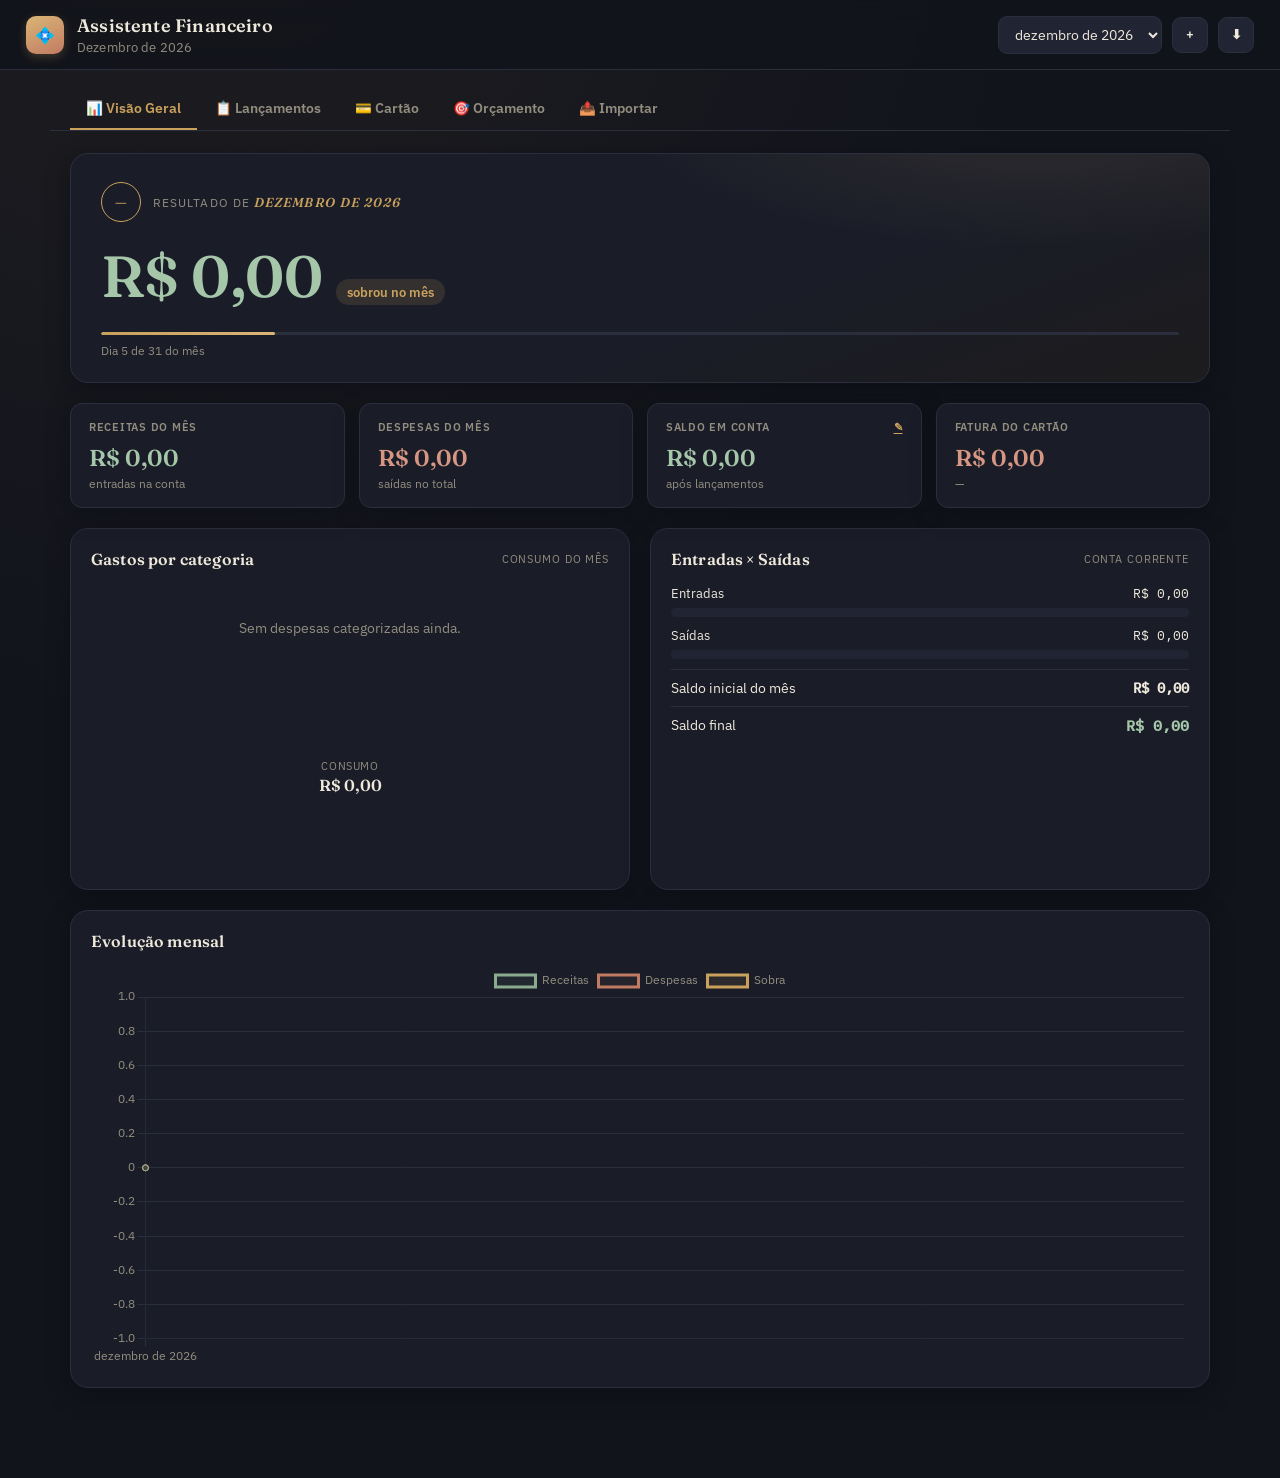
<file: index.html>
<!DOCTYPE html>
<html lang="pt-BR">
<head>
<meta charset="UTF-8">
<meta name="viewport" content="width=device-width, initial-scale=1.0">
<title>Assistente Financeiro</title>
<link rel="stylesheet" href="css/styles.css">
</head>
<body>
<header class="topbar">
  <div class="topbar-title">
    <span class="logo-badge">💠</span>
    <div>
      <h1>Assistente Financeiro</h1>
      <p class="subtitle" id="subtituloTitular" title="Clique para editar o nome do titular">Meus lançamentos</p>
    </div>
  </div>
  <div class="topbar-actions">
    <select id="seletorMes"></select>
    <button id="btnNovoMes" class="btn btn-ghost btn-icon-only" title="Criar um novo mês">+</button>
    <button id="btnExportar" class="btn btn-ghost btn-icon-only" title="Exportar .xlsx">⬇</button>
  </div>
</header>

<nav class="tabs">
  <button class="tab-btn active" data-tab="visaoGeral">📊 Visão Geral</button>
  <button class="tab-btn" data-tab="lancamentos">📋 Lançamentos</button>
  <button class="tab-btn" data-tab="cartao">💳 Cartão</button>
  <button class="tab-btn" data-tab="orcamento">🎯 Orçamento</button>
  <button class="tab-btn" data-tab="importar">📤 Importar</button>
</nav>

<main>

  <!-- ===================== VISÃO GERAL ===================== -->
  <section id="tab-visaoGeral" class="tab-panel active">
    <section class="hero-resultado">
      <div class="hero-topo">
        <span class="hero-selo" id="heroSelo">—</span>
        <div class="hero-rotulo">Resultado de <em id="heroMesNome">—</em></div>
      </div>
      <div class="hero-numero-wrap">
        <span class="hero-numero" id="heroResultadoValor">R$ 0,00</span>
        <span class="hero-tag" id="heroResultadoTag"></span>
      </div>
      <div class="hero-regua">
        <div class="hero-regua-trilho"><div class="hero-regua-preenchido" id="heroReguaPreenchido"></div></div>
        <div class="hero-regua-legenda" id="heroReguaTexto"></div>
      </div>
    </section>

    <section id="alertaSemCategoria" class="alerta oculto"></section>

    <section class="cards" id="cardsResumo"></section>

    <section class="grid-2">
      <div class="painel">
        <div class="painel-header">
          <h2>Gastos por categoria</h2>
          <span class="rotulo-topo">consumo do mês</span>
        </div>
        <div id="listaCategorias" class="lista-categorias"></div>
        <div class="donut-wrapper">
          <canvas id="graficoCategorias" height="180"></canvas>
          <div class="donut-centro">
            <span class="rotulo">consumo</span>
            <span class="valor" id="donutTotalTexto">R$ 0,00</span>
          </div>
        </div>
      </div>

      <div class="painel">
        <div class="painel-header">
          <h2>Entradas × Saídas</h2>
          <span class="rotulo-topo">conta corrente</span>
        </div>
        <div id="barrasEntradasSaidas"></div>
        <div id="linhasSaldo"></div>
      </div>
    </section>

    <section class="painel">
      <h2 style="margin-bottom:14px">Evolução mensal</h2>
      <canvas id="graficoEvolucao" height="110"></canvas>
    </section>
  </section>

  <!-- ===================== LANÇAMENTOS ===================== -->
  <section id="tab-lancamentos" class="tab-panel">
    <section class="painel">
      <h2 style="margin-bottom:14px">Lançar manualmente</h2>
      <form id="formManual" class="form-grid">
        <label>Data <input type="date" name="data" required></label>
        <label>Descrição <input type="text" name="descricao" required placeholder="Ex.: Mercado da esquina"></label>
        <label>Origem
          <select name="origem">
            <option>Conta corrente</option>
            <option>Cartão de crédito</option>
            <option>Dinheiro</option>
          </select>
        </label>
        <label>Tipo
          <select name="tipo">
            <option>Despesa</option>
            <option>Receita</option>
            <option>Transferência</option>
          </select>
        </label>
        <label>Categoria
          <select name="categoria" id="selectCategoriaManual"></select>
        </label>
        <label>Valor (R$) <input type="number" name="valor" step="0.01" min="0" required></label>
        <button type="submit" class="btn btn-primario">Adicionar lançamento</button>
      </form>
    </section>

    <section class="painel">
      <div class="painel-header">
        <h2>Lançamentos do mês</h2>
        <input type="search" id="filtroLancamentos" placeholder="Filtrar por descrição, categoria...">
      </div>
      <div class="tabela-scroll">
        <table id="tabelaLancamentos">
          <thead>
            <tr><th>Data</th><th>Descrição</th><th>Origem</th><th>Categoria</th><th>Tipo</th><th>Valor (R$)</th><th></th></tr>
          </thead>
          <tbody></tbody>
        </table>
      </div>
    </section>
  </section>

  <!-- ===================== CARTÃO ===================== -->
  <section id="tab-cartao" class="tab-panel">
    <section class="painel" id="painelResumoCartao"></section>
    <section class="painel">
      <h2 style="margin-bottom:14px">Lançamentos do cartão</h2>
      <div class="tabela-scroll">
        <table id="tabelaCartao">
          <thead><tr><th>Data</th><th>Estabelecimento</th><th>Ramo</th><th>Categoria</th><th>Valor (R$)</th></tr></thead>
          <tbody></tbody>
        </table>
      </div>
    </section>
  </section>

  <!-- ===================== ORÇAMENTO ===================== -->
  <section id="tab-orcamento" class="tab-panel">
    <section class="painel">
      <h2 style="margin-bottom:14px">Orçado × Realizado</h2>
      <canvas id="graficoOrcamento" height="200"></canvas>
    </section>
    <section class="painel">
      <div class="tabela-scroll">
        <table id="tabelaOrcamento">
          <thead><tr><th>Categoria</th><th>Orçado (R$)</th><th>Realizado (R$)</th><th>Diferença</th><th>% usado</th></tr></thead>
          <tbody></tbody>
        </table>
      </div>
    </section>
  </section>

  <!-- ===================== IMPORTAR ===================== -->
  <section id="tab-importar" class="tab-panel">
    <section class="painel" id="painelImportar">
      <h2 style="margin-bottom:6px">Importar lançamentos</h2>
      <p class="ajuda">Anexe a fatura do cartão (PDF), o extrato bancário (PDF) ou a planilha de controle (.xlsx). Você confere e ajusta tudo antes de confirmar a importação.</p>
      <div class="dropzone" id="dropzone">
        <input type="file" id="inputArquivos" multiple accept=".pdf,.xlsx,.xls">
        <p>Arraste os arquivos aqui ou <button type="button" id="btnEscolherArquivo" class="link">escolha no computador</button></p>
      </div>
      <div id="previewImportacao"></div>
    </section>
  </section>

</main>

<script type="module">
  import * as pdfjsLib from './js/vendor/pdfjs/pdf.min.mjs';
  window.pdfjsLib = pdfjsLib;
  pdfjsLib.GlobalWorkerOptions.workerSrc = './js/vendor/pdfjs/pdf.worker.min.mjs';
</script>
<script src="js/vendor/xlsx.full.min.js"></script>
<script src="js/vendor/chart.umd.js"></script>
<script src="js/state.js"></script>
<script src="js/categorize.js"></script>
<script src="js/calc.js"></script>
<script src="js/parsePdf.js"></script>
<script src="js/xlsxIO.js"></script>
<script src="js/ui.js"></script>
<script src="js/main.js"></script>
</body>
</html>
</file>
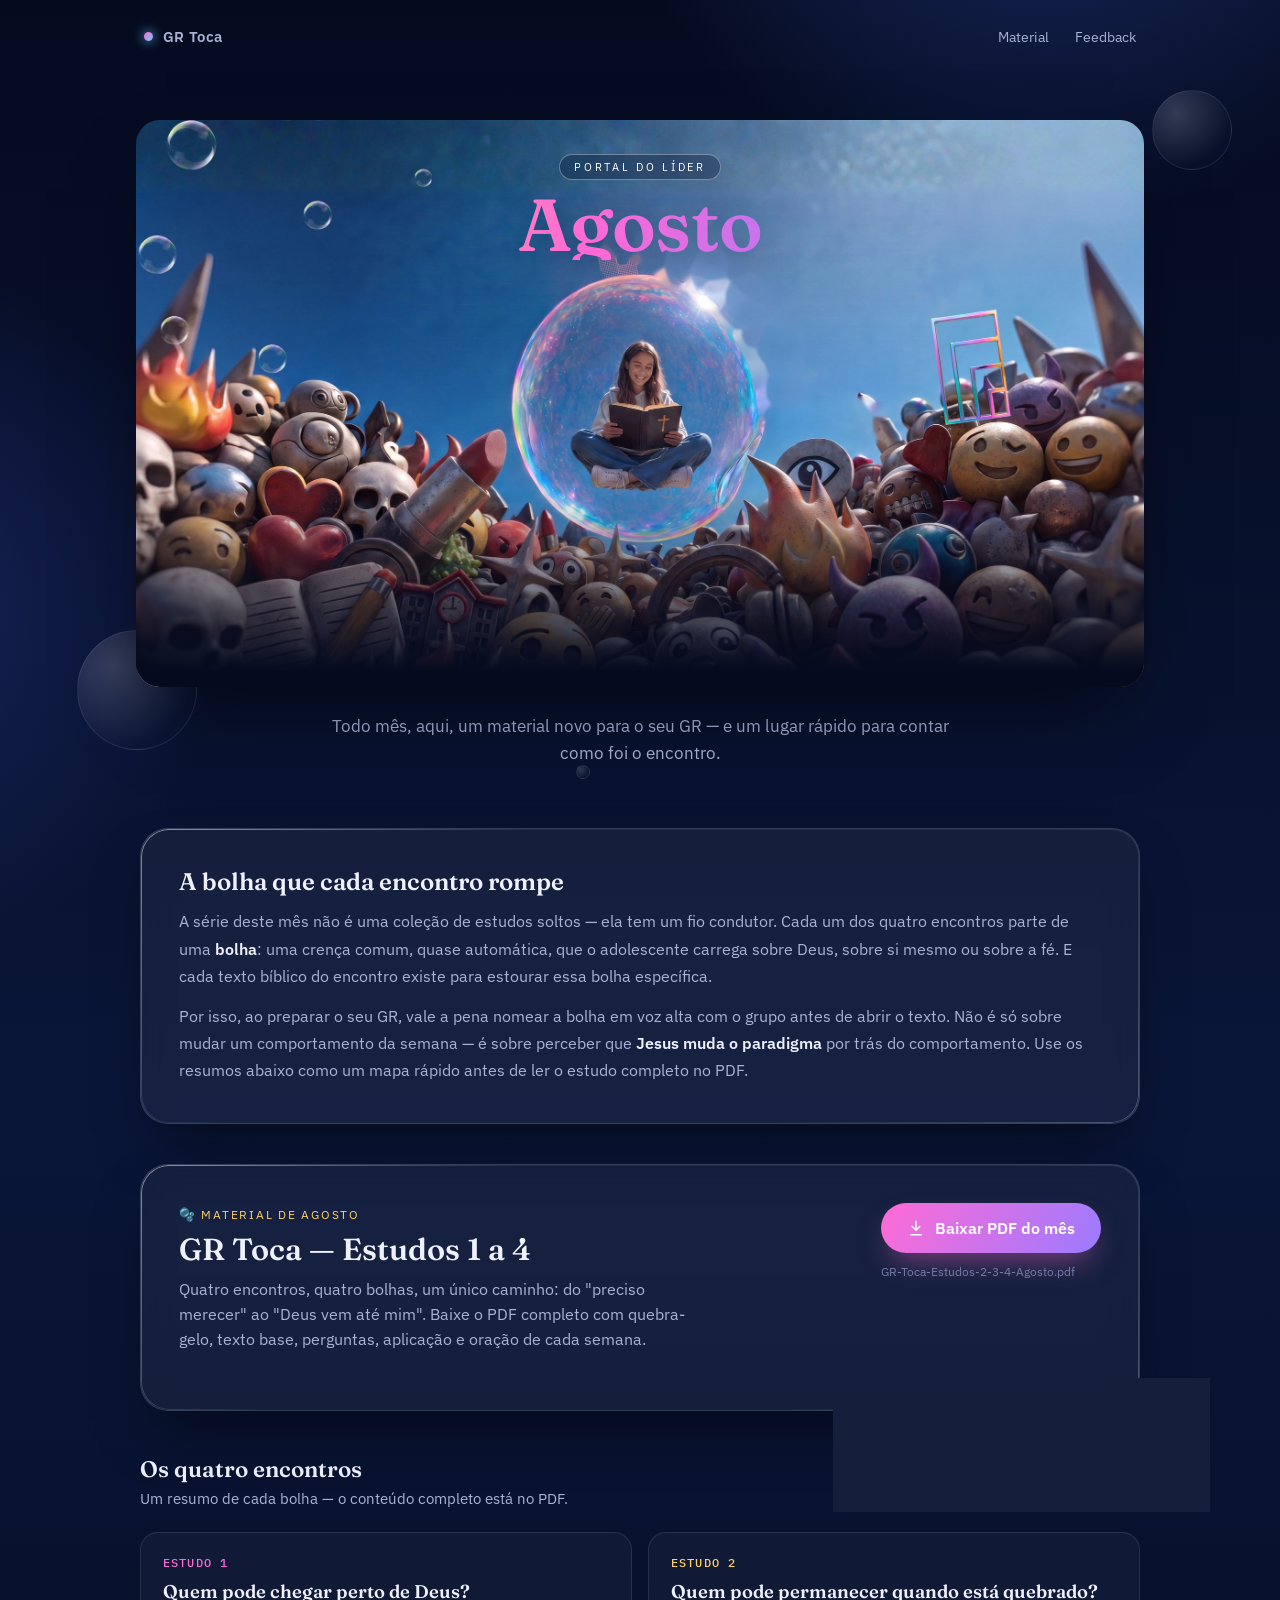
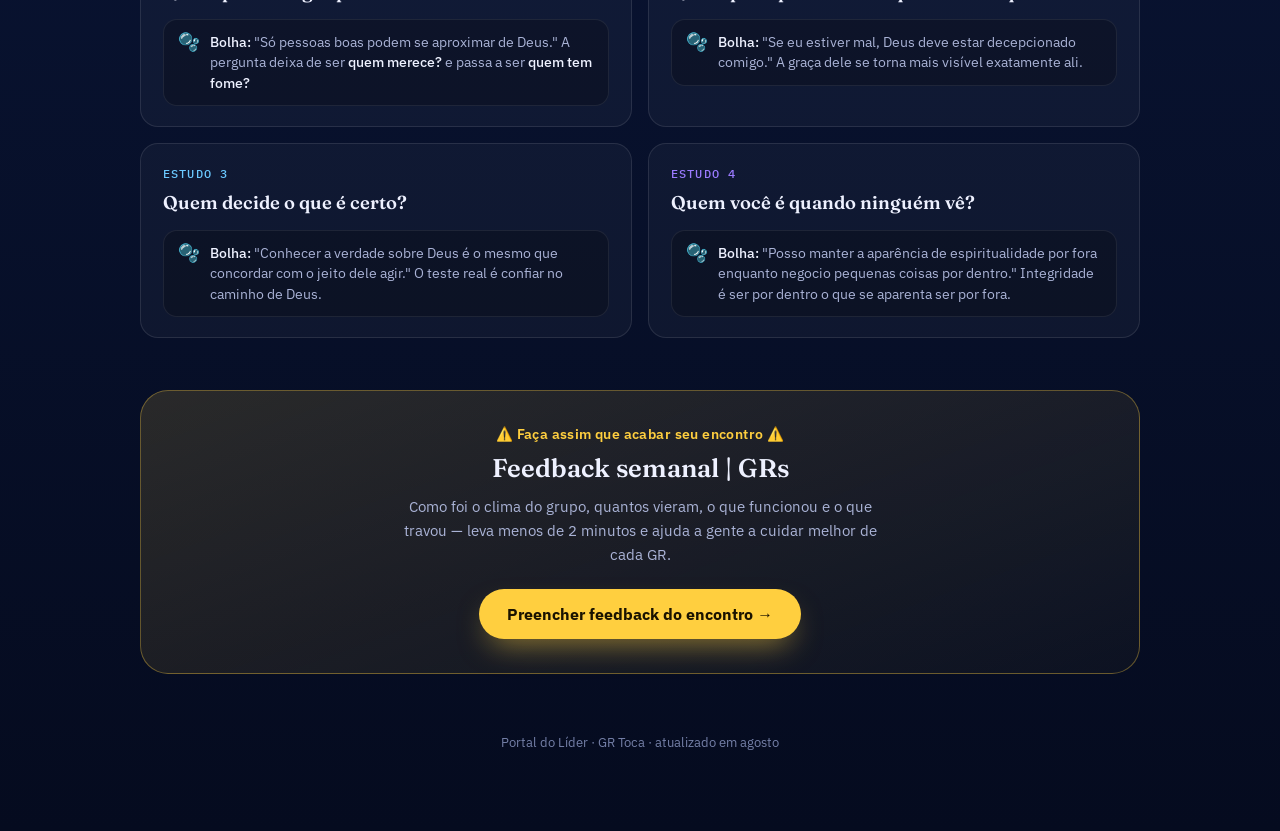
<file: gr-toca/index.html>
<!DOCTYPE html>
<html lang="pt-BR">
<head>
<meta charset="UTF-8">
<meta name="viewport" content="width=device-width, initial-scale=1.0">
<title>GR Toca — Portal do Líder</title>
<meta name="description" content="Baixe o material do mês e envie o feedback do seu encontro de GR.">
<style>
@font-face{font-family:'Fraunces';src:url('../assets/fonts/fraunces-latin-500-normal.woff2') format('woff2');font-weight:500;font-style:normal;font-display:swap;}
@font-face{font-family:'Fraunces';src:url('../assets/fonts/fraunces-latin-600-normal.woff2') format('woff2');font-weight:600;font-style:normal;font-display:swap;}
@font-face{font-family:'IBM Plex Sans';src:url('../assets/fonts/ibm-plex-sans-latin-400-normal.woff2') format('woff2');font-weight:400;font-style:normal;font-display:swap;}
@font-face{font-family:'IBM Plex Sans';src:url('../assets/fonts/ibm-plex-sans-latin-500-normal.woff2') format('woff2');font-weight:500;font-style:normal;font-display:swap;}
@font-face{font-family:'IBM Plex Sans';src:url('../assets/fonts/ibm-plex-sans-latin-600-normal.woff2') format('woff2');font-weight:600;font-style:normal;font-display:swap;}
@font-face{font-family:'IBM Plex Sans';src:url('../assets/fonts/ibm-plex-sans-latin-700-normal.woff2') format('woff2');font-weight:700;font-style:normal;font-display:swap;}
@font-face{font-family:'IBM Plex Mono';src:url('../assets/fonts/ibm-plex-mono-latin-500-normal.woff2') format('woff2');font-weight:500;font-style:normal;font-display:swap;}
:root{
  --bg-deep:#050b1f;
  --bg-mid:#0a1638;
  --bg-glow:#13245a;
  --ink:#eef1ff;
  --ink-dim:#aab3d6;
  --ink-faint:#7580a8;
  --bubble-line:rgba(255,255,255,.14);
  --bubble-fill:rgba(255,255,255,.05);
  --accent-1:#ff6bd6;
  --accent-2:#ffd166;
  --accent-3:#6bc9ff;
  --accent-4:#9b7bff;
  --warn:#ffcf3f;
  --radius-lg:28px;
  --radius-md:18px;
  font-size:16px;
}

*{box-sizing:border-box;}
html,body{margin:0;padding:0;}
body{
  min-height:100vh;
  background:
    radial-gradient(60vw 60vw at 82% -10%, #1c2f6e 0%, transparent 60%),
    radial-gradient(50vw 50vw at -10% 25%, #17235a 0%, transparent 55%),
    linear-gradient(180deg, var(--bg-deep) 0%, var(--bg-mid) 45%, var(--bg-deep) 100%);
  color:var(--ink);
  font-family:'IBM Plex Sans', -apple-system, BlinkMacSystemFont, 'Segoe UI', Helvetica, Arial, sans-serif;
  overflow-x:hidden;
  position:relative;
}

/* ---------- floating bubble decorations ---------- */
.bg-bubbles{position:fixed;inset:0;pointer-events:none;z-index:0;overflow:hidden;}
.bg-bubbles span{
  position:absolute;
  border-radius:50%;
  background:radial-gradient(circle at 30% 30%, rgba(255,255,255,.35), rgba(255,255,255,.02) 70%);
  border:1px solid rgba(255,255,255,.18);
  filter:blur(.3px);
  animation:drift linear infinite;
  opacity:.5;
}
.bg-bubbles span:nth-child(1){width:120px;height:120px;left:6%;top:70%;animation-duration:26s;}
.bg-bubbles span:nth-child(2){width:60px;height:60px;left:80%;top:60%;animation-duration:19s;animation-delay:-4s;}
.bg-bubbles span:nth-child(3){width:26px;height:26px;left:20%;top:20%;animation-duration:14s;animation-delay:-2s;}
.bg-bubbles span:nth-child(4){width:80px;height:80px;left:90%;top:10%;animation-duration:22s;animation-delay:-9s;}
.bg-bubbles span:nth-child(5){width:14px;height:14px;left:45%;top:85%;animation-duration:11s;animation-delay:-1s;}
.bg-bubbles span:nth-child(6){width:40px;height:40px;left:60%;top:35%;animation-duration:17s;animation-delay:-6s;}
@keyframes drift{
  0%{transform:translateY(0) translateX(0);}
  50%{transform:translateY(-38px) translateX(14px);}
  100%{transform:translateY(0) translateX(0);}
}

.wrap{position:relative;z-index:1;max-width:1040px;margin:0 auto;padding:0 20px 80px;}

/* ---------- header ---------- */
header.top{
  display:flex;align-items:center;justify-content:space-between;
  padding:26px 4px 10px;gap:12px;flex-wrap:wrap;
}
.brand{display:flex;align-items:center;gap:10px;font-weight:600;letter-spacing:.02em;color:var(--ink-dim);font-size:.95rem;}
.brand .dot{width:9px;height:9px;border-radius:50%;background:linear-gradient(135deg,var(--accent-1),var(--accent-3));box-shadow:0 0 12px var(--accent-3);}
.top nav a{color:var(--ink-dim);text-decoration:none;font-size:.9rem;margin-left:22px;transition:color .2s;}
.top nav a:hover{color:var(--ink);}

/* ---------- hero ---------- */
.hero{text-align:center;padding:56px 0 20px;position:relative;}
.hero .kicker{
  display:inline-block;font-size:.78rem;letter-spacing:.18em;text-transform:uppercase;
  color:var(--accent-3);background:rgba(107,201,255,.1);border:1px solid rgba(107,201,255,.3);
  padding:6px 14px;border-radius:999px;margin-bottom:22px;
}
.hero h1{
  font-family:'Fraunces', Georgia, serif;
  font-weight:600;
  font-size:clamp(3.2rem, 11vw, 6.4rem);
  line-height:.92;
  margin:0;
  letter-spacing:-.01em;
  background:linear-gradient(100deg, var(--accent-2) 0%, var(--accent-1) 45%, var(--accent-4) 75%, var(--accent-3) 100%);
  -webkit-background-clip:text;background-clip:text;color:transparent;
  text-shadow:0 30px 60px rgba(255,107,214,.15);
}
.hero p.lead{
  max-width:620px;margin:22px auto 0;color:var(--ink-dim);font-size:1.05rem;line-height:1.65;
}

/* ---------- hero photo (bolha) ---------- */
.hero-photo{
  position:relative;
  margin:8px -4px 0;
  border-radius:24px;
  overflow:hidden;
  box-shadow:0 40px 80px -30px rgba(0,0,0,.65);
}
.hero-photo img{
  display:block;width:100%;height:auto;
}
.hero-photo .title-overlay{
  position:absolute;
  top:6%;left:50%;transform:translateX(-50%);
  text-align:center;
  width:100%;
  pointer-events:none;
}
.hero-photo .title-overlay .kicker-photo{
  display:inline-block;font-size:.7rem;letter-spacing:.24em;text-transform:uppercase;
  color:#fff;background:rgba(10,20,50,.35);backdrop-filter:blur(6px);
  padding:5px 14px;border-radius:999px;margin-bottom:10px;
  border:1px solid rgba(255,255,255,.35);
}
.hero-photo .title-overlay h1{
  font-family:'Fraunces', Georgia, serif;
  font-weight:600;
  font-size:clamp(2.4rem, 8vw, 4.6rem);
  line-height:.95;
  margin:0;
  letter-spacing:-.01em;
  background:linear-gradient(100deg, var(--accent-2) 0%, var(--accent-1) 45%, var(--accent-4) 75%, var(--accent-3) 100%);
  -webkit-background-clip:text;background-clip:text;color:transparent;
  filter:drop-shadow(0 6px 18px rgba(0,0,0,.35));
}
.hero-photo .fade-bottom{
  position:absolute;left:0;right:0;bottom:0;height:35%;
  background:linear-gradient(180deg, transparent, var(--bg-deep) 92%);
}
.hero p.lead{margin-top:26px;}
@media (max-width:640px){
  .hero-photo{border-radius:18px;}
  .hero-photo .title-overlay{top:4%;}
}
@media (max-width:480px){
  .wrap{padding:0 16px 60px;}
  .bubble-panel{padding:24px 20px;}
  .feedback{padding:26px 20px;}
  .month-card .row{gap:20px;}
  .download-btn{padding:14px 22px;font-size:.92rem;}
  .forms-btn{padding:14px 22px;font-size:.92rem;}
}

/* ---------- glass bubble panel ---------- */
.bubble-panel{
  position:relative;
  background:var(--bubble-fill);
  border:1px solid var(--bubble-line);
  border-radius:var(--radius-lg);
  backdrop-filter:blur(14px);
  -webkit-backdrop-filter:blur(14px);
  box-shadow:0 1px 0 rgba(255,255,255,.06) inset, 0 30px 60px -20px rgba(0,0,0,.55);
  padding:38px;
}
.bubble-panel::before{
  content:"";position:absolute;inset:0;border-radius:inherit;padding:1px;
  background:linear-gradient(135deg, rgba(255,255,255,.5), rgba(255,255,255,0) 30%, rgba(255,255,255,0) 70%, rgba(255,255,255,.25));
  -webkit-mask:linear-gradient(#000 0 0) content-box, linear-gradient(#000 0 0);
  -webkit-mask-composite:xor; mask-composite:exclude;
  pointer-events:none;
}

/* ---------- intro / "o que é a bolha" ---------- */
.intro{margin:40px 0;}
.intro h2{font-family:'Fraunces',serif;font-weight:600;font-size:1.5rem;margin:0 0 12px;color:var(--ink);}
.intro p{color:var(--ink-dim);line-height:1.75;margin:0 0 12px;font-size:.98rem;}
.intro p:last-child{margin-bottom:0;}
.intro strong{color:var(--ink);font-weight:600;}

/* ---------- month card w/ download ---------- */
.month-card{margin:36px 0;}
.month-card .row{display:flex;gap:28px;align-items:flex-start;justify-content:space-between;flex-wrap:wrap;}
.month-card .info{flex:1 1 320px;}
.month-tag{
  display:inline-flex;align-items:center;gap:8px;font-size:.78rem;letter-spacing:.14em;
  text-transform:uppercase;color:var(--accent-2);margin-bottom:10px;
}
.month-card h3{font-family:'Fraunces',serif;font-size:clamp(1.5rem,6vw,1.9rem);line-height:1.15;margin:0 0 10px;font-weight:600;}
.month-card .sub{color:var(--ink-dim);font-size:.98rem;line-height:1.6;margin:0 0 20px;max-width:520px;}

.download-btn{
  display:inline-flex;align-items:center;gap:10px;
  background:linear-gradient(120deg,var(--accent-1),var(--accent-4));
  color:#fff;text-decoration:none;font-weight:600;font-size:.98rem;
  padding:15px 26px;border-radius:999px;
  box-shadow:0 14px 30px -10px rgba(255,107,214,.5);
  transition:transform .18s ease, box-shadow .18s ease;
  white-space:nowrap;
}
.download-btn:hover{transform:translateY(-2px);box-shadow:0 18px 36px -8px rgba(255,107,214,.65);}
.download-btn svg{width:18px;height:18px;flex:none;}
.file-meta{margin-top:10px;font-size:.78rem;color:var(--ink-faint);}

/* ---------- 4 estudos grid ---------- */
.studies{margin:44px 0 10px;}
.studies h2{font-family:'Fraunces',serif;font-weight:600;font-size:1.4rem;margin:0 0 6px;}
.studies > p{color:var(--ink-dim);font-size:.94rem;margin:0 0 24px;}
.grid{display:grid;grid-template-columns:repeat(2,1fr);gap:16px;}
@media (max-width:680px){.grid{grid-template-columns:1fr;}}

.study{
  position:relative;border-radius:var(--radius-md);
  background:rgba(255,255,255,.035);
  border:1px solid rgba(255,255,255,.1);
  padding:22px 22px 20px;
  overflow:hidden;
  transition:border-color .2s, transform .2s;
}
.study:hover{border-color:rgba(255,255,255,.25);transform:translateY(-3px);}
.study .num{
  font-family:'IBM Plex Mono',monospace;font-size:.72rem;color:var(--ink-faint);
  letter-spacing:.1em;text-transform:uppercase;margin-bottom:10px;display:block;
}
.study h4{font-family:'Fraunces',serif;font-size:1.15rem;margin:0 0 14px;line-height:1.35;font-weight:600;}
.bolha-box{
  display:flex;gap:10px;align-items:flex-start;
  background:rgba(0,0,0,.22);border:1px solid rgba(255,255,255,.08);
  border-radius:14px;padding:12px 14px;
}
.bolha-box .icon{font-size:1.1rem;line-height:1;margin-top:1px;}
.bolha-box .txt{font-size:.85rem;color:var(--ink-dim);line-height:1.5;}
.bolha-box .txt em{color:var(--ink);font-style:normal;font-weight:500;}

/* accent per card */
.study:nth-child(1) .num{color:var(--accent-1);}
.study:nth-child(2) .num{color:var(--accent-2);}
.study:nth-child(3) .num{color:var(--accent-3);}
.study:nth-child(4) .num{color:var(--accent-4);}

/* ---------- feedback banner ---------- */
.feedback{
  margin:52px 0 30px;
  border-radius:var(--radius-lg);
  padding:34px;
  text-align:center;
  background:linear-gradient(160deg, rgba(255,207,63,.14), rgba(255,207,63,.03));
  border:1px solid rgba(255,207,63,.35);
  position:relative;
}
.feedback .warn-line{
  font-size:clamp(.72rem,3.4vw,.85rem);letter-spacing:.03em;color:var(--warn);font-weight:600;
  display:flex;align-items:center;justify-content:center;gap:8px;margin-bottom:10px;
  text-align:center;
}
.feedback h3{font-family:'Fraunces',serif;font-size:clamp(1.35rem,7vw,1.6rem);line-height:1.2;margin:0 0 10px;font-weight:600;}
.feedback p{color:var(--ink-dim);font-size:.95rem;max-width:480px;margin:0 auto 22px;line-height:1.6;}
.forms-btn{
  display:inline-flex;align-items:center;gap:10px;
  background:var(--warn);color:#1a1300;text-decoration:none;font-weight:700;font-size:.98rem;
  padding:15px 28px;border-radius:999px;
  box-shadow:0 14px 30px -10px rgba(255,207,63,.55);
  transition:transform .18s ease, box-shadow .18s ease;
}
.forms-btn:hover{transform:translateY(-2px);box-shadow:0 18px 36px -8px rgba(255,207,63,.7);}

/* ---------- footer ---------- */
footer{text-align:center;color:var(--ink-faint);font-size:.82rem;padding:30px 0 0;}
footer a{color:var(--ink-dim);}
</style>
</head>
<body>

<div class="bg-bubbles" aria-hidden="true">
  <span></span><span></span><span></span><span></span><span></span><span></span>
</div>

<div class="wrap">

  <header class="top">
    <div class="brand"><span class="dot"></span>GR Toca</div>
    <nav>
      <a href="#material">Material</a>
      <a href="#feedback">Feedback</a>
    </nav>
  </header>

  <section class="hero">
    <div class="hero-photo">
      <img src="assets/bolha-utopico.jpg" alt="Adolescente sentada dentro de uma bolha de sabão, lendo a Bíblia, flutuando sobre uma pilha de emojis 3D" loading="eager">
      <div class="title-overlay">
        <span class="kicker-photo">Portal do Líder</span>
        <h1>Agosto</h1>
      </div>
      <div class="fade-bottom"></div>
    </div>
    <p class="lead">Todo mês, aqui, um material novo para o seu GR — e um lugar rápido para contar como foi o encontro.</p>
  </section>

  <section class="bubble-panel intro">
    <h2>A bolha que cada encontro rompe</h2>
    <p>A série deste mês não é uma coleção de estudos soltos — ela tem um fio condutor. Cada um dos quatro encontros parte de uma <strong>bolha</strong>: uma crença comum, quase automática, que o adolescente carrega sobre Deus, sobre si mesmo ou sobre a fé. E cada texto bíblico do encontro existe para estourar essa bolha específica.</p>
    <p>Por isso, ao preparar o seu GR, vale a pena nomear a bolha em voz alta com o grupo antes de abrir o texto. Não é só sobre mudar um comportamento da semana — é sobre perceber que <strong>Jesus muda o paradigma</strong> por trás do comportamento. Use os resumos abaixo como um mapa rápido antes de ler o estudo completo no PDF.</p>
  </section>

  <section id="material" class="bubble-panel month-card">
    <div class="row">
      <div class="info">
        <span class="month-tag">🫧 Material de Agosto</span>
        <h3>GR Toca — Estudos 1&nbsp;a&nbsp;4</h3>
        <p class="sub">Quatro encontros, quatro bolhas, um único caminho: do "preciso merecer" ao "Deus vem até mim". Baixe o PDF completo com quebra-gelo, texto base, perguntas, aplicação e oração de cada semana.</p>
      </div>
      <div>
        <a class="download-btn" href="documentos/GR-Toca-Estudos-2-3-4-Agosto.pdf" download>
          <svg viewBox="0 0 24 24" fill="none" stroke="currentColor" stroke-width="2" stroke-linecap="round" stroke-linejoin="round"><path d="M12 3v12"/><path d="m7 10 5 5 5-5"/><path d="M5 21h14"/></svg>
          Baixar PDF do mês
        </a>
        <div class="file-meta">GR-Toca-Estudos-2-3-4-Agosto.pdf</div>
      </div>
    </div>
  </section>

  <section class="studies">
    <h2>Os quatro encontros</h2>
    <p>Um resumo de cada bolha — o conteúdo completo está no PDF.</p>
    <div class="grid">

      <article class="study">
        <span class="num">Estudo 1</span>
        <h4>Quem pode chegar perto de Deus?</h4>
        <div class="bolha-box">
          <span class="icon">🫧</span>
          <span class="txt"><em>Bolha:</em> "Só pessoas boas podem se aproximar de Deus." A pergunta deixa de ser <em>quem merece?</em> e passa a ser <em>quem tem fome?</em></span>
        </div>
      </article>

      <article class="study">
        <span class="num">Estudo 2</span>
        <h4>Quem pode permanecer quando está quebrado?</h4>
        <div class="bolha-box">
          <span class="icon">🫧</span>
          <span class="txt"><em>Bolha:</em> "Se eu estiver mal, Deus deve estar decepcionado comigo." A graça dele se torna mais visível exatamente ali.</span>
        </div>
      </article>

      <article class="study">
        <span class="num">Estudo 3</span>
        <h4>Quem decide o que é certo?</h4>
        <div class="bolha-box">
          <span class="icon">🫧</span>
          <span class="txt"><em>Bolha:</em> "Conhecer a verdade sobre Deus é o mesmo que concordar com o jeito dele agir." O teste real é confiar no caminho de Deus.</span>
        </div>
      </article>

      <article class="study">
        <span class="num">Estudo 4</span>
        <h4>Quem você é quando ninguém vê?</h4>
        <div class="bolha-box">
          <span class="icon">🫧</span>
          <span class="txt"><em>Bolha:</em> "Posso manter a aparência de espiritualidade por fora enquanto negocio pequenas coisas por dentro." Integridade é ser por dentro o que se aparenta ser por fora.</span>
        </div>
      </article>

    </div>
  </section>

  <section id="feedback" class="feedback">
    <div class="warn-line">⚠️ Faça assim que acabar seu encontro ⚠️</div>
    <h3>Feedback semanal |&nbsp;GRs</h3>
    <p>Como foi o clima do grupo, quantos vieram, o que funcionou e o que travou — leva menos de 2 minutos e ajuda a gente a cuidar melhor de cada GR.</p>
    <a class="forms-btn" href="https://forms.gle/7rHPZ1EDWQJEnmyp7" target="_blank" rel="noopener">
      Preencher feedback do encontro →
    </a>
  </section>

  <footer>
    Portal do Líder · GR Toca · atualizado em agosto
  </footer>

</div>

</body>
</html>
</file>
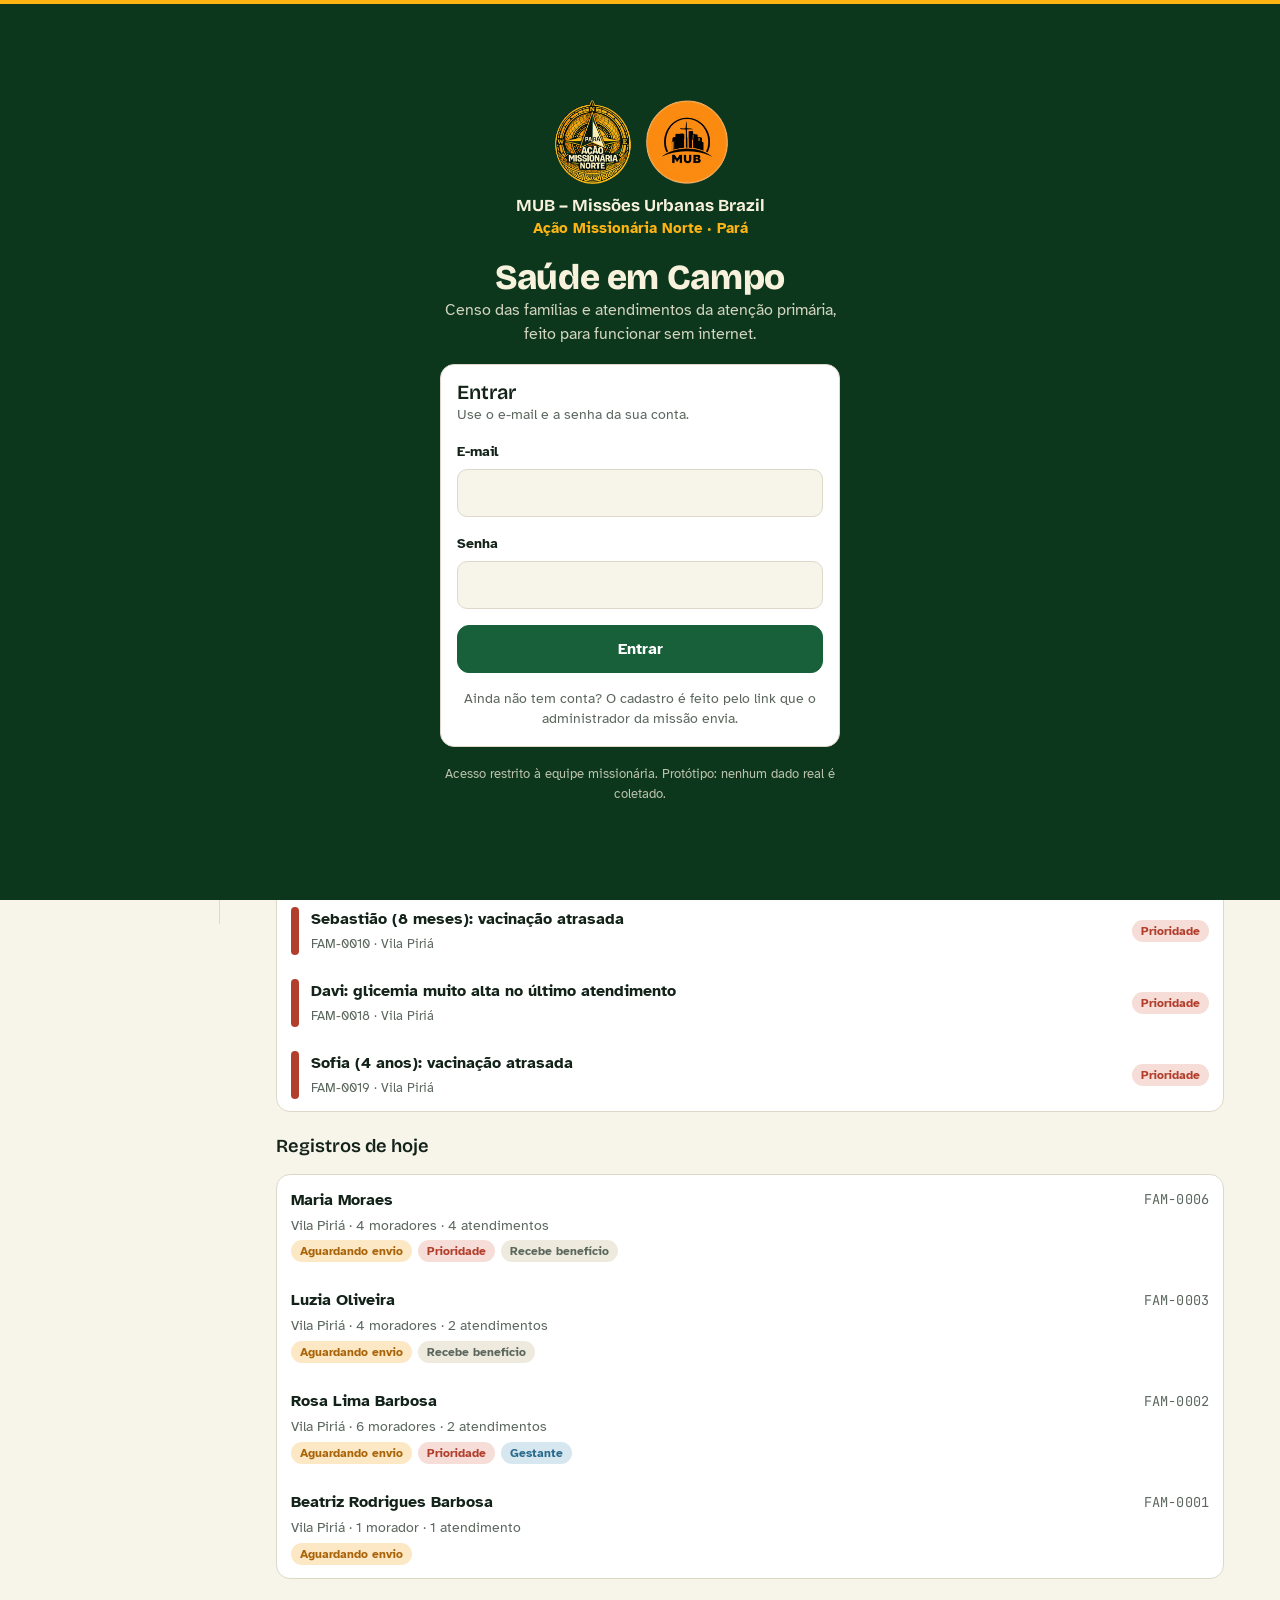
<file: saude-campo/index.html>
<!doctype html>
<html lang="pt-BR">
<head>
<meta charset="utf-8">
<meta name="viewport" content="width=device-width, initial-scale=1, viewport-fit=cover">
<title>Saúde em Campo</title>
<meta name="claude:viewport-fit-sides" content="cover">
<meta name="theme-color" content="#0C371D">
<link rel="icon" href="marca/icone-192.png">
<link rel="apple-touch-icon" href="marca/icone-192.png">
<link rel="manifest" href="manifest.webmanifest">
<link rel="preconnect" href="https://fonts.googleapis.com">
<link rel="stylesheet" href="https://fonts.googleapis.com/css2?family=Atkinson+Hyperlegible:wght@400;700&family=Bricolage+Grotesque:opsz,wght@12..96,600;12..96,800&family=JetBrains+Mono:wght@500&display=swap">
<style>
/* Layout: app de campo — barra superior com estado da conexão, conteúdo em coluna única
   no celular; no computador a navegação vira um trilho lateral. Paleta "mata e rio". */
/* Paleta tirada dos logos: verde-mata e dourado da Ação Missionária Norte (Pará),
   creme das letras, laranja da MUB como segundo destaque. */
:root {
  --bg: #F7F4EA;
  --surface: #FFFFFF;
  --surface-2: #EEEADD;
  --ink: #13231A;
  --muted: #5B675E;
  --line: #DDD8C8;
  --primary: #17603A;
  --primary-ink: #FFFFFF;
  --primary-soft: #DCECDF;
  --brand-dark: #0C371D;
  --brand-ink: #F8F1DC;
  --gold: #FDB413;
  --gold-ink: #1D1806;
  --orange: #FA850E;
  --river: #2A6A8C;
  --river-soft: #D6E7F0;
  --sun: #A9640A;
  --sun-soft: #FCE8C4;
  --danger: #B23E2C;
  --danger-soft: #F6DDD7;
  --shadow: 0 1px 2px rgba(12,55,29,.06), 0 8px 24px rgba(12,55,29,.09);
  --f-display: "Bricolage Grotesque", "Segoe UI", system-ui, sans-serif;
  --f-body: "Atkinson Hyperlegible", "Segoe UI", system-ui, -apple-system, sans-serif;
  --f-mono: "JetBrains Mono", ui-monospace, "SFMono-Regular", Consolas, monospace;
  --r: 14px;
}
@media (prefers-color-scheme: dark) {
  :root:not([data-theme="light"]) {
    --bg: #0C1510; --surface: #14211A; --surface-2: #1C2C23; --ink: #EEEADC; --muted: #A4AF9F;
    --line: #2A3B30; --primary: #5FC48F; --primary-ink: #07170E; --primary-soft: #1A3A28;
    --brand-dark: #08251A; --brand-ink: #F8F1DC; --gold: #FDB92B; --gold-ink: #1D1806; --orange: #FB9534;
    --river: #74B6D8; --river-soft: #17303D; --sun: #F3B54A; --sun-soft: #3A2C10;
    --danger: #EF8A75; --danger-soft: #3E201A; --shadow: 0 1px 2px rgba(0,0,0,.3), 0 8px 24px rgba(0,0,0,.35);
    color-scheme: dark;
  }
}
:root[data-theme="dark"] {
  --bg: #0C1510; --surface: #14211A; --surface-2: #1C2C23; --ink: #EEEADC; --muted: #A4AF9F;
  --line: #2A3B30; --primary: #5FC48F; --primary-ink: #07170E; --primary-soft: #1A3A28;
  --brand-dark: #08251A; --brand-ink: #F8F1DC; --gold: #FDB92B; --gold-ink: #1D1806; --orange: #FB9534;
  --river: #74B6D8; --river-soft: #17303D; --sun: #F3B54A; --sun-soft: #3A2C10;
  --danger: #EF8A75; --danger-soft: #3E201A; --shadow: 0 1px 2px rgba(0,0,0,.3), 0 8px 24px rgba(0,0,0,.35);
  color-scheme: dark;
}
* { box-sizing: border-box; }
html, body { height: 100%; }
body { margin: 0; background: var(--bg); color: var(--ink); font: 16px/1.5 var(--f-body); -webkit-font-smoothing: antialiased; }
[hidden] { display: none !important; }
h1, h2, h3 { font-family: var(--f-display); line-height: 1.15; text-wrap: balance; margin: 0; }
h1 { font-size: 1.6rem; font-weight: 800; letter-spacing: -.01em; }
h2 { font-size: 1.15rem; font-weight: 600; }
h3 { font-size: 1rem; font-weight: 600; }
p { margin: 0; }
button, input, select, textarea { font: inherit; color: inherit; }
button { cursor: pointer; }
:focus-visible { outline: 3px solid var(--river); outline-offset: 2px; border-radius: 6px; }
.mono { font-family: var(--f-mono); font-size: .85em; letter-spacing: .01em; }
.muted { color: var(--muted); }
.num { font-variant-numeric: tabular-nums; }
svg.i { width: 22px; height: 22px; fill: none; stroke: currentColor; stroke-width: 1.8; stroke-linecap: round; stroke-linejoin: round; flex: none; }

/* ---------- Shell ---------- */
.app { min-height: 100%; display: grid; grid-template-rows: auto 1fr auto; grid-template-columns: minmax(0, 1fr); }
.topbar {
  position: sticky; top: env(safe-area-inset-top, 0px); z-index: 20;
  background: var(--brand-dark); color: var(--brand-ink); border-bottom: 3px solid var(--gold);
  padding-block: 9px;
  padding-left: max(16px, env(safe-area-inset-left, 0px)); padding-right: max(16px, env(safe-area-inset-right, 0px));
  display: flex; align-items: center; gap: 12px;
}
body::before { content: ""; position: fixed; inset: 0 0 auto; height: env(safe-area-inset-top, 0px); z-index: 10; background: var(--brand-dark); }
.brand { display: flex; align-items: center; gap: 10px; min-width: 0; flex: 1; }
.brand-mark { width: 32px; height: 32px; border-radius: 9px; background: var(--brand-ink); color: var(--brand-dark); display: grid; place-items: center; flex: none; }
.brand-mark svg { width: 20px; height: 20px; stroke-width: 2.2; }
.brand b { font-family: var(--f-display); font-weight: 800; font-size: 1.08rem; display: block; line-height: 1.1; }
.brand small { opacity: .82; font-size: .78rem; display: block; white-space: nowrap; overflow: hidden; text-overflow: ellipsis; }
.brand > div { min-width: 0; }
.net {
  display: inline-flex; align-items: center; gap: 6px; border: 0; border-radius: 999px;
  padding: 6px 12px 6px 9px; font-size: .82rem; font-weight: 700; white-space: nowrap;
}
.net svg { width: 18px; height: 18px; }
.net.off { background: var(--sun-soft); color: var(--sun); }
.net.on { background: var(--primary-soft); color: var(--primary); }
.icon-btn { background: transparent; border: 0; color: inherit; padding: 6px; border-radius: 8px; display: grid; place-items: center; }
.demo-band {
  background: var(--sun-soft); color: var(--ink); font-size: .8rem; text-align: center;
  padding-block: 5px; padding-left: max(16px, env(safe-area-inset-left, 0px)); padding-right: max(16px, env(safe-area-inset-right, 0px));
}
.layout { display: grid; grid-template-columns: 1fr; min-height: 0; }
main {
  padding-block: 18px 110px;
  padding-left: max(16px, env(safe-area-inset-left, 0px)); padding-right: max(16px, env(safe-area-inset-right, 0px));
  width: 100%; max-width: 980px; margin: 0 auto; min-width: 0;
}
nav.tabs {
  position: fixed; left: 0; right: 0; bottom: 0; z-index: 25;
  background: var(--surface); border-top: 1px solid var(--line);
  display: grid; grid-template-columns: repeat(5, 1fr);
  padding-bottom: env(safe-area-inset-bottom, 0px);
  padding-left: env(safe-area-inset-left, 0px); padding-right: env(safe-area-inset-right, 0px);
}
nav.tabs button {
  background: none; border: 0; padding: 8px 2px 10px; display: flex; flex-direction: column; align-items: center; gap: 2px;
  font-size: .72rem; color: var(--muted); position: relative;
}
nav.tabs button[aria-current="page"] { color: var(--primary); font-weight: 700; }
nav.tabs button.novo span.plus { width: 48px; height: 48px; margin-top: -22px; border-radius: 50%; background: var(--gold); color: var(--gold-ink); border: 3px solid var(--surface); display: grid; place-items: center; box-shadow: var(--shadow); }
nav.tabs .badge { position: absolute; top: 4px; left: calc(50% + 6px); }
.badge { background: var(--sun); color: var(--surface); border-radius: 999px; font-size: .68rem; font-weight: 700; padding: 1px 6px; line-height: 1.4; }
nav.tabs .extra { display: none; }

@media (min-width: 900px) {
  .layout { grid-template-columns: 220px 1fr; }
  nav.tabs {
    position: sticky; top: 64px; align-self: start; height: calc(100vh - 64px);
    grid-template-columns: 1fr; grid-auto-rows: min-content; gap: 4px; border-top: 0; border-right: 1px solid var(--line);
    padding: 18px 12px; background: var(--bg);
  }
  nav.tabs button { flex-direction: row; gap: 10px; font-size: .95rem; padding: 10px 12px; border-radius: 10px; }
  nav.tabs button[aria-current="page"] { background: var(--primary-soft); }
  nav.tabs button.novo span.plus { width: 22px; height: 22px; margin: 0; box-shadow: none; }
  nav.tabs button.novo span.plus svg { width: 16px; height: 16px; }
  nav.tabs .badge { position: static; margin-left: auto; }
  nav.tabs .extra { display: flex; }
  main { padding-block: 26px 48px; }
}

/* ---------- Componentes ---------- */
.stack { display: flex; flex-direction: column; gap: 16px; }
.row { display: flex; gap: 10px; flex-wrap: wrap; align-items: center; }
.between { justify-content: space-between; }
.card { background: var(--surface); border: 1px solid var(--line); border-radius: var(--r); padding: 16px; }
.section-head { display: flex; align-items: baseline; justify-content: space-between; gap: 10px; margin-top: 8px; }
.eyebrow { font-size: .74rem; letter-spacing: .08em; text-transform: uppercase; color: var(--muted); font-weight: 700; }
.btn {
  display: inline-flex; align-items: center; justify-content: center; gap: 8px;
  border-radius: 12px; border: 1px solid var(--line); background: var(--surface); padding: 11px 16px; font-weight: 700; min-height: 46px;
}
.btn.primary { background: var(--primary); color: var(--primary-ink); border-color: var(--primary); }
.btn.ghost { background: transparent; }
.btn.sun { background: var(--sun); border-color: var(--sun); color: var(--surface); }
.btn[disabled] { opacity: .5; cursor: not-allowed; }
.btn.block { width: 100%; }
.btn.small { min-height: 36px; padding: 6px 12px; font-size: .88rem; border-radius: 10px; }
.chip { display: inline-flex; align-items: center; gap: 4px; padding: 2px 9px; border-radius: 999px; font-size: .76rem; font-weight: 700; background: var(--surface-2); color: var(--muted); white-space: nowrap; }
.chip.pend { background: var(--sun-soft); color: var(--sun); }
.chip.ok { background: var(--primary-soft); color: var(--primary); }
.chip.risk { background: var(--danger-soft); color: var(--danger); }
.chip.river { background: var(--river-soft); color: var(--river); }
.filter-chips { display: flex; gap: 8px; overflow-x: auto; padding-bottom: 4px; scrollbar-width: none; }
.filter-chips button { border: 1px solid var(--line); background: var(--surface); border-radius: 999px; padding: 6px 13px; font-size: .86rem; white-space: nowrap; }
.filter-chips button[aria-pressed="true"] { background: var(--ink); color: var(--bg); border-color: var(--ink); }

/* Início */
.hello h1 { margin-top: 2px; }
.sync-card { display: grid; grid-template-columns: auto 1fr; gap: 6px 14px; align-items: center; border-radius: var(--r); padding: 16px; border: 1px solid transparent; }
.sync-card .ico { width: 46px; height: 46px; border-radius: 12px; display: grid; place-items: center; grid-row: span 2; }
.sync-card.off { background: var(--sun-soft); }
.sync-card.off .ico { background: var(--sun); color: var(--surface); }
.sync-card.on { background: var(--primary-soft); }
.sync-card.on .ico { background: var(--primary); color: var(--primary-ink); }
.sync-card .actions { grid-column: 1 / -1; display: flex; gap: 8px; flex-wrap: wrap; margin-top: 6px; }
.progress { height: 10px; border-radius: 999px; background: var(--surface-2); overflow: hidden; }
.progress > i { display: block; height: 100%; background: var(--primary); border-radius: inherit; transition: width .3s ease; }
.quick { display: grid; grid-template-columns: repeat(auto-fit, minmax(150px, 1fr)); gap: 10px; }
.quick button { text-align: left; display: flex; flex-direction: column; gap: 8px; padding: 14px; border-radius: var(--r); border: 1px solid var(--line); background: var(--surface); }
.quick button.main { background: var(--brand-dark); color: var(--brand-ink); border-color: var(--brand-dark); box-shadow: inset 0 -4px 0 var(--gold); }
.quick button b { font-size: 1rem; }
.quick button small { opacity: .8; font-size: .8rem; }

.list { display: flex; flex-direction: column; border: 1px solid var(--line); border-radius: var(--r); background: var(--surface); overflow: hidden; }
.list > * + * { border-top: 1px solid var(--line); }
.item { display: grid; grid-template-columns: 1fr auto; gap: 4px 12px; padding: 13px 14px; background: none; border: 0; text-align: left; width: 100%; align-items: center; }
.item:hover { background: var(--surface-2); }
.item .t { font-weight: 700; min-width: 0; }
.item .s { color: var(--muted); font-size: .86rem; min-width: 0; }
.item .chips { display: flex; gap: 6px; flex-wrap: wrap; grid-column: 1 / -1; }
.alert-item { display: grid; grid-template-columns: 8px 1fr auto; gap: 12px; padding: 12px 14px; align-items: center; background: none; border: 0; width: 100%; text-align: left; }
.alert-item .bar { align-self: stretch; border-radius: 4px; background: var(--sun); }
.alert-item.alta .bar { background: var(--danger); }
.alert-item:hover { background: var(--surface-2); }

.search { position: relative; }
.search input { width: 100%; padding: 12px 14px 12px 42px; border-radius: 12px; border: 1px solid var(--line); background: var(--surface); min-height: 48px; }
.search svg { position: absolute; left: 13px; top: 13px; color: var(--muted); }

/* Formulário */
.steps { display: grid; grid-template-columns: repeat(5, 1fr); gap: 6px; }
.steps div { font-size: .76rem; color: var(--muted); display: flex; flex-direction: column; gap: 6px; }
.steps div::before { content: ""; height: 5px; border-radius: 4px; background: var(--line); }
.steps div.done::before, .steps div.now::before { background: var(--primary); }
.steps div.now { color: var(--ink); font-weight: 700; }
fieldset { border: 1px solid var(--line); border-radius: var(--r); background: var(--surface); padding: 14px 16px 16px; margin: 0; display: grid; gap: 14px; min-width: 0; }
legend { font-family: var(--f-display); font-weight: 600; padding: 0 6px; font-size: 1.02rem; }
.grid2 { display: grid; grid-template-columns: 1fr; gap: 14px; }
@media (min-width: 640px) { .grid2 { grid-template-columns: 1fr 1fr; } }
.field { display: flex; flex-direction: column; gap: 6px; min-width: 0; }
.field > label, .field > .lbl { font-weight: 700; font-size: .9rem; }
.field .hint { font-size: .8rem; color: var(--muted); }
.field input[type="text"], .field input[type="date"], .field input[type="number"], .field select, .field textarea, .field input[type="password"] {
  width: 100%; padding: 11px 12px; border: 1px solid var(--line); border-radius: 10px; background: var(--bg); min-height: 46px;
}
.field textarea { min-height: 80px; resize: vertical; }
.opts { display: flex; flex-wrap: wrap; gap: 8px; }
.opt { position: relative; }
.opt input { position: absolute; opacity: 0; inset: 0; margin: 0; cursor: pointer; }
.opt span { display: inline-block; padding: 9px 13px; border: 1px solid var(--line); border-radius: 10px; background: var(--bg); font-size: .9rem; }
.opt input:checked + span { background: var(--primary-soft); border-color: var(--primary); color: var(--primary); font-weight: 700; }
.opt input:focus-visible + span { outline: 3px solid var(--river); outline-offset: 2px; }
.gps { display: flex; gap: 12px; align-items: center; flex-wrap: wrap; padding: 12px; border-radius: 12px; background: var(--river-soft); color: var(--ink); }
.gps svg { color: var(--river); }
.wizard-foot {
  position: sticky; bottom: calc(66px + env(safe-area-inset-bottom, 0px)); z-index: 5;
  display: flex; gap: 10px; padding: 12px 0; background: linear-gradient(to top, var(--bg) 70%, transparent);
}
.wizard-foot .btn { flex: 1; }
@media (min-width: 900px) { .wizard-foot { bottom: 0; } }
.member { display: grid; grid-template-columns: 42px 1fr auto; gap: 12px; align-items: center; padding: 12px 14px; }
.avatar { width: 42px; height: 42px; border-radius: 50%; display: grid; place-items: center; font-weight: 700; background: var(--primary-soft); color: var(--primary); font-family: var(--f-display); }
.avatar.F { background: var(--river-soft); color: var(--river); }
.consent { display: grid; grid-template-columns: 26px 1fr; gap: 10px; align-items: start; padding: 14px; border-radius: 12px; background: var(--surface-2); }
.consent input { width: 22px; height: 22px; margin-top: 2px; accent-color: var(--primary); }
dl.review { display: grid; grid-template-columns: max-content 1fr; gap: 6px 16px; margin: 0; font-size: .92rem; }
dl.review dt { color: var(--muted); }
dl.review dd { margin: 0; min-width: 0; }

/* Painel */
.kpis { display: grid; grid-template-columns: repeat(2, 1fr); gap: 10px; }
@media (min-width: 720px) { .kpis { grid-template-columns: repeat(4, 1fr); } }
.kpi { background: var(--surface); border: 1px solid var(--line); border-radius: var(--r); padding: 14px; display: flex; flex-direction: column; gap: 2px; }
.kpi b { font-family: var(--f-display); font-size: 1.9rem; font-weight: 800; line-height: 1.1; font-variant-numeric: tabular-nums; }
.kpi span { font-size: .84rem; color: var(--muted); }
.charts { display: grid; grid-template-columns: 1fr; gap: 12px; }
@media (min-width: 720px) { .charts { grid-template-columns: 1fr 1fr; } }
.charts .card { display: flex; flex-direction: column; gap: 12px; min-width: 0; }
.pyr { display: grid; grid-template-columns: 1fr 48px 1fr; gap: 4px 6px; align-items: center; font-size: .78rem; }
.pyr .l { display: flex; justify-content: flex-end; align-items: center; gap: 6px; }
.pyr .r { display: flex; align-items: center; gap: 6px; }
.pyr .bar { height: 14px; border-radius: 3px; min-width: 2px; }
.pyr .l .bar { background: var(--river); }
.pyr .r .bar { background: var(--primary); }
.pyr .mid { text-align: center; color: var(--muted); font-variant-numeric: tabular-nums; }
.pyr .v { color: var(--muted); font-variant-numeric: tabular-nums; min-width: 1.4em; }
.legend { display: flex; gap: 14px; font-size: .8rem; color: var(--muted); flex-wrap: wrap; }
.legend i { display: inline-block; width: 10px; height: 10px; border-radius: 2px; margin-right: 5px; vertical-align: -1px; }
.hbars { display: flex; flex-direction: column; gap: 9px; }
.hbar { display: grid; grid-template-columns: minmax(96px, 38%) 1fr 54px; gap: 10px; align-items: center; font-size: .86rem; }
.hbar .track { height: 12px; background: var(--surface-2); border-radius: 999px; overflow: hidden; }
.hbar .track i { display: block; height: 100%; background: var(--primary); border-radius: inherit; }
.hbar.river .track i { background: var(--river); }
.hbar.sun .track i { background: var(--sun); }
.hbar .val { text-align: right; font-variant-numeric: tabular-nums; color: var(--muted); }
.hbar .lab { min-width: 0; overflow-wrap: anywhere; }

/* Sincronizar */
.switch { display: flex; align-items: center; justify-content: space-between; gap: 12px; }
.switch input { appearance: none; width: 52px; height: 30px; border-radius: 999px; background: var(--line); position: relative; cursor: pointer; flex: none; transition: background .2s; }
.switch input::after { content: ""; position: absolute; top: 3px; left: 3px; width: 24px; height: 24px; border-radius: 50%; background: var(--surface); transition: transform .2s; box-shadow: 0 1px 3px rgba(0,0,0,.25); }
.switch input:checked { background: var(--primary); }
.switch input:checked::after { transform: translateX(22px); }
.flow { display: grid; grid-template-columns: 1fr; gap: 8px; counter-reset: f; }
@media (min-width: 720px) { .flow { grid-template-columns: repeat(4, 1fr); } }
.flow div { background: var(--surface); border: 1px solid var(--line); border-radius: 12px; padding: 12px; font-size: .88rem; display: flex; flex-direction: column; gap: 4px; }
.flow div b { font-family: var(--f-display); font-size: .98rem; }
.flow div b::before { counter-increment: f; content: counter(f) " · "; color: var(--primary); }

/* Overlays */
.scrim { position: fixed; inset: 0; background: rgba(8, 20, 15, .45); z-index: 40; display: flex; align-items: flex-end; justify-content: center; }
.sheet {
  background: var(--bg); width: 100%; max-width: 680px; max-height: 92vh; overflow: auto; border-radius: 20px 20px 0 0;
  padding-block: 8px calc(20px + env(safe-area-inset-bottom, 0px));
  padding-left: max(16px, env(safe-area-inset-left, 0px)); padding-right: max(16px, env(safe-area-inset-right, 0px));
}
.sheet .grab { width: 44px; height: 5px; border-radius: 4px; background: var(--line); margin: 4px auto 12px; }
.sheet-head { display: flex; align-items: flex-start; justify-content: space-between; gap: 12px; margin-bottom: 14px; }
@media (min-width: 720px) { .scrim { align-items: center; } .sheet { border-radius: 20px; max-height: 86vh; } }
.toast { position: fixed; left: 50%; transform: translateX(-50%); bottom: calc(86px + env(safe-area-inset-bottom, 0px)); z-index: 60; background: var(--ink); color: var(--bg); padding: 11px 16px; border-radius: 12px; font-size: .92rem; box-shadow: var(--shadow); max-width: calc(100% - 32px); }
@media (min-width: 900px) { .toast { bottom: 24px; } }
.login { position: fixed; inset: 0; z-index: 80; background: var(--brand-dark); color: var(--brand-ink); border-top: 4px solid var(--gold); overflow: auto; display: grid; place-items: center; padding-block: 24px; padding-left: max(16px, env(safe-area-inset-left, 0px)); padding-right: max(16px, env(safe-area-inset-right, 0px)); }
.login .box { width: 100%; max-width: 400px; display: flex; flex-direction: column; gap: 18px; }
.login .card { color: var(--ink); }
.login h1 { font-size: 2.2rem; }
table.agg { border-collapse: collapse; width: 100%; font-size: .84rem; font-variant-numeric: tabular-nums; }
table.agg th, table.agg td { border-bottom: 1px solid var(--line); padding: 7px 8px; text-align: right; white-space: nowrap; }
table.agg th:first-child, table.agg td:first-child { text-align: left; }
table.agg th { font-size: .74rem; color: var(--muted); text-transform: uppercase; letter-spacing: .04em; }
.scroll-x { overflow-x: auto; }
.prose { max-width: 68ch; display: flex; flex-direction: column; gap: 10px; }
.prose ul { margin: 0; padding-left: 20px; display: flex; flex-direction: column; gap: 6px; }
@media (prefers-reduced-motion: reduce) { * { transition: none !important; animation: none !important; } }
/* Família, morador e atendimento */
.comp { display: grid; grid-template-columns: repeat(5, 1fr); gap: 6px; }
.comp div { background: var(--surface); border: 1px solid var(--line); border-radius: 12px; padding: 10px 6px; text-align: center; display: flex; flex-direction: column; }
.comp b { font-family: var(--f-display); font-size: 1.4rem; line-height: 1.1; }
.comp span { font-size: .72rem; color: var(--muted); }
.comp-in { display: grid; grid-template-columns: repeat(2, 1fr); gap: 12px; }
.comp-in .total { grid-column: 1 / -1; }
@media (min-width: 640px) { .comp-in { grid-template-columns: repeat(4, 1fr); } }
.vitals { display: grid; grid-template-columns: repeat(2, 1fr); gap: 12px; }
@media (min-width: 640px) { .vitals { grid-template-columns: repeat(3, 1fr); } }
.vitals-view { display: grid; grid-template-columns: repeat(3, 1fr); gap: 8px; }
.vitals-view div { background: var(--surface); border: 1px solid var(--line); border-radius: 12px; padding: 10px; display: flex; flex-direction: column; min-width: 0; }
.vitals-view span { font-size: .74rem; color: var(--muted); text-transform: uppercase; letter-spacing: .05em; font-weight: 700; }
.vitals-view b { font-family: var(--f-display); font-size: 1.3rem; }
.vitals-view small { font-size: .74rem; color: var(--muted); overflow-wrap: anywhere; }
.imc-out { display: flex; gap: 8px; align-items: center; flex-wrap: wrap; font-size: .95rem; }
.curva svg { width: 100%; height: auto; max-width: 100%; display: block; }
.curva { display: flex; flex-direction: column; gap: 8px; }
.cid-res { display: flex; flex-direction: column; gap: 4px; }
.cid-res button { text-align: left; border: 1px solid var(--line); background: var(--surface); border-radius: 10px; padding: 9px 12px; }
.cid-res button:hover { background: var(--surface-2); }
.med-row { display: grid; grid-template-columns: 1fr 96px 40px; grid-template-areas: "nome qtd rm" "pos pos pos"; gap: 8px 10px; align-items: end; padding: 12px; border: 1px solid var(--line); border-radius: 12px; background: var(--surface-2); }
.med-row .med-nome { grid-area: nome; } .med-row .med-qtd { grid-area: qtd; } .med-row .med-pos { grid-area: pos; } .med-row .med-rm { grid-area: rm; align-self: end; margin-bottom: 4px; }
.med-row label { font-size: .8rem !important; }
.med-row input { width: 100%; padding: 11px 12px; border: 1px solid var(--line); border-radius: 10px; background: var(--surface); min-height: 46px; min-width: 0; }
@media (max-width: 479px) { .med-row { grid-template-columns: 1fr 40px; grid-template-areas: "nome rm" "qtd qtd" "pos pos"; } }
.med-quick { display: flex; flex-wrap: wrap; gap: 6px; }
.med-quick button { border: 1px dashed var(--line); background: transparent; border-radius: 999px; padding: 5px 11px; font-size: .8rem; color: var(--muted); }
.med-quick button:hover { border-style: solid; color: var(--ink); }
.evolucao p { margin-top: 8px; white-space: normal; line-height: 1.6; }
#a-evol { min-height: 180px; }
.brand b { white-space: nowrap; overflow: hidden; text-overflow: ellipsis; }
.brand-mark.logos { width: auto; height: 38px; background: none; border-radius: 0; display: flex; gap: 4px; }
.logos img { height: 100%; width: auto; aspect-ratio: 1; object-fit: contain; }
.brand-mark.big.logos { height: 84px; gap: 10px; }
@media (max-width: 439px) { .net .net-txt { display: none; } .net { padding: 7px; } }
@media (max-width: 479px) { .topbar .brand-mark.logos { height: 32px; gap: 3px; } .brand { gap: 8px; } }
.login-brand { display: flex; flex-direction: column; align-items: center; text-align: center; gap: 12px; }
.login .login-title { text-align: center; }
.login .card h2 { font-size: 1.25rem; }
.form-erro { background: var(--danger-soft); color: var(--danger); border-radius: 10px; padding: 10px 12px; font-size: .9rem; font-weight: 700; }
.linkbtn { background: none; border: 0; padding: 0; color: var(--primary); font-weight: 700; text-decoration: underline; }
.center { text-align: center; }
.demo-hint { background: rgba(253,180,19,.14); border: 1px dashed var(--gold); color: var(--brand-ink); border-radius: 12px; padding: 10px 12px; font-size: .84rem; text-align: center; }
.invite-link { min-height: 110px !important; font-size: .74rem !important; word-break: break-all; }
a.btn { text-decoration: none; color: inherit; }
.autoria { font-size: .84rem; margin-top: 4px; }
.field input[type="email"] { width: 100%; padding: 11px 12px; border: 1px solid var(--line); border-radius: 10px; background: var(--bg); min-height: 46px; }
.field input[readonly] { background: var(--surface-2); color: var(--muted); }
.login-brand b { display: block; font-family: var(--f-display); font-size: 1.05rem; line-height: 1.2; }
.login-brand > div span { color: var(--gold); font-size: .95rem; font-weight: 700; }
.report .r-org { display: flex; flex-direction: column; align-items: center; text-align: center; gap: 8px; margin-bottom: 14px; }
.report .r-mark { height: 60px; display: flex; gap: 8px; flex: none; }
.report .r-org b { display: block; font-size: .95rem; color: #1B1F1D; }
.report .r-org div span { font-size: .8rem; color: #5A645F; }
.linkish { background: none; border: 0; padding: 0; text-align: left; min-width: 0; display: block; }
.linkish:hover b { text-decoration: underline; }
.member .btn.primary svg { width: 18px; height: 18px; }
@media (max-width: 479px) { .hide-sm { display: none; } .member .btn.small { padding: 6px 10px; } }

/* Relatório: folha branca deliberada (papel), igual nos dois temas */
.report-wrap { overflow-x: auto; border-radius: 12px; border: 1px solid var(--line); }
.report { background: #FFFFFF; color: #1B1F1D; padding: 28px 26px; font: 13px/1.45 var(--f-body); min-width: 520px; }
.report header { text-align: center; border-bottom: 3px solid #FDB413; padding-bottom: 12px; margin-bottom: 14px; }
.report h1 { font-size: 1.45rem; color: #1B1F1D; }
.report h2 { font-size: 1rem; margin: 16px 0 6px; color: #17603A; }
.report .r-eyebrow { font-size: .7rem; text-transform: uppercase; letter-spacing: .08em; color: #5A645F; font-weight: 700; }
.report p { color: #3B4440; }
.report table { width: 100%; border-collapse: collapse; font-variant-numeric: tabular-nums; }
.report th, .report td { border-bottom: 1px solid #DDE3DF; padding: 5px 6px; text-align: right; }
.report th:first-child, .report td:first-child { text-align: left; }
.report th { font-size: .72rem; text-transform: uppercase; letter-spacing: .04em; color: #5A645F; }
.report tr.tot td { font-weight: 700; border-top: 2px solid #1B1F1D; }
.report table.nominal { margin-top: 10px; }
.report table.nominal td, .report table.nominal th { text-align: left; }
.report footer { margin-top: 18px; padding-top: 10px; border-top: 1px solid #DDE3DF; font-size: .75rem; color: #5A645F; }
.report section { break-inside: avoid; }
#print-area { display: none; }
@media print {
  body > *:not(#print-area) { display: none !important; }
  body::before { display: none; }
  body { background: #FFFFFF; }
  #print-area { display: block; }
  #print-area .report { min-width: 0; padding: 0; }
  @page { size: A4; margin: 14mm; }
}
</style>
</head>
<body>
<div class="app">
  <header class="topbar">
    <div class="brand">
      <span class="brand-mark" id="brand-mark" aria-hidden="true"><svg class="i" viewBox="0 0 24 24"><path d="M12 4v16M4 12h16"/></svg></span>
      <div><b>Saúde em Campo</b><small id="sub-equipe">Atenção primária · censo e atendimentos</small></div>
    </div>
    <button class="net off" id="net-pill" data-act="toggle-net" title="Simular conexão"></button>
    <button class="icon-btn" data-act="go" data-tab="projeto" aria-label="Sobre o projeto"><svg class="i" viewBox="0 0 24 24"><circle cx="12" cy="12" r="9"/><path d="M12 11v5M12 8h.01"/></svg></button>
  </header>
  <div class="demo-band">Protótipo de visualização · todos os nomes e números são fictícios</div>
  <div class="layout">
    <nav class="tabs" id="tabs" aria-label="Navegação principal"></nav>
    <main id="view"></main>
  </div>
</div>
<div id="overlay"></div>
<div id="toast" class="toast" role="status" hidden></div>
<div id="print-area"></div>

<script>
/* =========================================================
   Saúde em Campo — protótipo navegável (sem backend).
   Todos os dados são gerados de forma fictícia. A versão real
   guardará tudo em IndexedDB e sincronizará com o Supabase.
   ========================================================= */
/* Identidade da organização. Os logos ficam na pasta marca/.
   Para trocar as cores, edite --primary (e as demais cores) no topo do <style>. */
const MARCA = {
  nome: 'MUB – Missões Urbanas Brazil', programa: 'Ação Missionária Norte · Pará',
  logos: [{ src: 'marca/acao-missionaria-norte.png', alt: 'Ação Missionária Norte · Pará' }, { src: 'marca/mub.png', alt: 'MUB – Missões Urbanas Brazil' }]
};
const HOJE = new Date();
const LS_KEY = 'saudecampo-prototipo-v4';
/* Acesso só por convite: o administrador gera um link de cadastro para cada pessoa.
   O e-mail do administrador fica guardado só como código SHA-256 (não aparece escrito). */
const ADMIN_EMAIL_SHA256 = '8b6880307286e751ac90f74d4011929f14266a19982757d257ce7436a2a1524c';
const VALIDADE_CONVITE_DIAS = 7;
const LINK_APP = ''; // endereço público do app; vazio = endereço atual
const META_DIA = 12;
const EMBUTIDO = (() => { try { return window.self !== window.top; } catch (e) { return true; } })();

const ICON = {
  home: '<path d="M3 11l9-7 9 7v9a1 1 0 0 1-1 1h-5v-6H9v6H4a1 1 0 0 1-1-1z"/>',
  users: '<circle cx="9" cy="8" r="3.5"/><path d="M2.5 20c.8-3.6 3.4-5.5 6.5-5.5s5.7 1.9 6.5 5.5"/><path d="M16 4.6a3.5 3.5 0 0 1 0 6.8M18 14.8c1.9.7 3.1 2.5 3.5 5.2"/>',
  plus: '<path d="M12 5v14M5 12h14"/>',
  cloud: '<path d="M7 18h10.5a4 4 0 0 0 .6-7.95A6 6 0 0 0 6.6 9.1 4.5 4.5 0 0 0 7 18z"/><path d="M12 15v-5m-2.5 2.5L12 10l2.5 2.5"/>',
  chart: '<path d="M4 20V10M10 20V4M16 20v-7M22 20H2"/>',
  info: '<circle cx="12" cy="12" r="9"/><path d="M12 11v5M12 8h.01"/>',
  wifi: '<path d="M2 8.5a15 15 0 0 1 20 0M5 12a10 10 0 0 1 14 0M8.5 15.5a5 5 0 0 1 7 0"/><circle cx="12" cy="19" r="1"/>',
  wifiOff: '<path d="M2 8.5a15 15 0 0 1 20 0M5 12a10 10 0 0 1 14 0M8.5 15.5a5 5 0 0 1 7 0"/><circle cx="12" cy="19" r="1"/><path d="M3 3l18 18"/>',
  pin: '<path d="M12 21s-7-6.2-7-11.5A7 7 0 0 1 19 9.5C19 14.8 12 21 12 21z"/><circle cx="12" cy="9.5" r="2.5"/>',
  search: '<circle cx="11" cy="11" r="7"/><path d="M20 20l-4-4"/>',
  close: '<path d="M6 6l12 12M18 6L6 18"/>',
  check: '<path d="M5 12.5l4.5 4.5L19 7"/>',
  edit: '<path d="M4 20h4L19 9l-4-4L4 16z"/>',
  clip: '<path d="M9 4h6v3H9z"/><path d="M9 5.5H6v15h12v-15h-3"/><path d="M9 12h6M9 16h4"/>',
  steth: '<path d="M6 3v6a4 4 0 0 0 8 0V3"/><path d="M10 13v2a5 5 0 0 0 10 0v-2"/><circle cx="20" cy="11" r="2"/>',
  back: '<path d="M15 5l-7 7 7 7"/>',
  doc: '<path d="M7 3h7l5 5v13H7z"/><path d="M14 3v5h5M10 13h6M10 17h6"/>'
};
function marcaHTML(cls, extra = '') {
  if (!MARCA) return `<span class="${cls}" ${extra} aria-hidden="true"><svg class="i" viewBox="0 0 24 24"><path d="M12 4v16M4 12h16"/></svg></span>`;
  return `<span class="${cls} logos" ${extra}>${MARCA.logos.map(l => `<img src="${h(l.src)}" alt="${h(l.alt)}" onerror="this.remove()">`).join('')}</span>`;
}
const ico = (n, cls = 'i') => `<svg class="${cls}" viewBox="0 0 24 24" aria-hidden="true">${ICON[n]}</svg>`;
const h = s => String(s ?? '').replace(/[&<>"']/g, c => ({ '&': '&amp;', '<': '&lt;', '>': '&gt;', '"': '&quot;', "'": '&#39;' }[c]));

/* ---------- Listas de opções ---------- */
const OP = {
  localidades: ['Vila Piriá'],
  moradia: ['Palafita', 'Madeira', 'Alvenaria', 'Outro'],
  energia: ['Sim', 'Não', 'Gerador', 'Solar'],
  agua: ['Rio', 'Poço', 'Chuva', 'Rede', 'Outro'],
  tratamento: ['Fervida', 'Filtrada', 'Clorada', 'Sem tratamento'],
  esgoto: ['Fossa', 'A céu aberto', 'Rio', 'Banheiro com descarga', 'Sem banheiro'],
  lixo: ['Queimado', 'Enterrado', 'Jogado no rio/mato', 'Coletado'],
  animais: ['Cão', 'Gato', 'Outros', 'Nenhum'],
  renda: ['Até ¼ salário mínimo', '¼ a ½ salário mínimo', '½ a 1 salário mínimo', '1 a 2 salários mínimos', 'Acima de 2 salários mínimos'],
  benefFamilia: ['Bolsa Família', 'BPC/LOAS', 'Aposentadoria', 'Pensão', 'Seguro-defeso', 'Outro', 'Nenhum'],
  benefPessoa: ['Bolsa Família', 'BPC/LOAS', 'Aposentadoria', 'Pensão', 'Seguro-defeso', 'Outro'],
  tempoPosto: ['Até 30 min', '30 min a 1 h', '1 a 3 h', '3 a 6 h', 'Mais de 6 h'],
  meioPosto: ['A pé', 'Barco / rabeta', 'Carro / moto', 'Outro'],
  parentesco: ['Responsável', 'Cônjuge', 'Filho(a)', 'Enteado(a)', 'Neto(a)', 'Pai / mãe', 'Irmão / irmã', 'Outro parente', 'Não parente'],
  raca: ['Branca', 'Preta', 'Parda', 'Amarela', 'Indígena'],
  escolaridade: ['Sem escolaridade', 'Fundamental incompleto', 'Fundamental completo', 'Médio incompleto', 'Médio completo', 'Superior', 'Criança fora da idade escolar'],
  condicoes: ['Gestante', 'Hipertensão', 'Diabetes', 'Doença respiratória', 'Tuberculose', 'Hanseníase', 'Malária recente', 'Verminose', 'Deficiência', 'Saúde mental', 'Álcool / tabaco', 'Acamado(a)', 'Outra'],
  profissionais: ['Médico(a)', 'Missionário(a)', 'Voluntário(a)'],
  urgencia: ['Eletivo', 'Prioritário', 'Urgente'],
  destinos: ['UBS da sede do município', 'Hospital regional', 'Maternidade', 'CAPS', 'Centro de especialidades', 'Laboratório municipal', 'CEO (odontologia)'],
  meds: ['Losartana 50 mg', 'Hidroclorotiazida 25 mg', 'Metformina 850 mg', 'Glibenclamida 5 mg', 'Paracetamol 500 mg', 'Paracetamol gotas 200 mg/mL', 'Dipirona 500 mg', 'Ibuprofeno 600 mg', 'Amoxicilina 500 mg', 'Amoxicilina suspensão 250 mg/5 mL', 'Cefalexina 500 mg', 'Albendazol 400 mg', 'Sais de reidratação oral', 'Sulfato ferroso 40 mg', 'Ácido fólico 5 mg', 'Omeprazol 20 mg', 'Salbutamol spray', 'Permetrina loção 5%']
};

/* CID-10 — recorte dos códigos mais usados na atenção primária em campo */
const CID = [
  ['A09', 'Diarreia e gastroenterite infecciosa'], ['A15', 'Tuberculose respiratória'], ['A30', 'Hanseníase'], ['A90', 'Dengue'],
  ['B35', 'Micose de pele (dermatofitose)'], ['B50', 'Malária por P. falciparum'], ['B51', 'Malária por P. vivax'], ['B54', 'Malária não especificada'],
  ['B82.9', 'Parasitose intestinal (verminose)'], ['B85', 'Pediculose (piolho)'], ['B86', 'Escabiose (sarna)'], ['D50', 'Anemia por deficiência de ferro'],
  ['E10', 'Diabetes tipo 1'], ['E11', 'Diabetes tipo 2'], ['E44', 'Desnutrição moderada ou leve'], ['E66', 'Obesidade'],
  ['F10', 'Transtorno por uso de álcool'], ['F17', 'Transtorno por uso de tabaco'], ['F32', 'Episódio depressivo'], ['F41', 'Transtorno de ansiedade'],
  ['G40', 'Epilepsia'], ['H10', 'Conjuntivite'], ['H66', 'Otite média'], ['I10', 'Hipertensão essencial'],
  ['J00', 'Resfriado comum'], ['J03', 'Amigdalite aguda'], ['J06.9', 'Infecção aguda das vias aéreas superiores'], ['J18.9', 'Pneumonia'],
  ['J44', 'DPOC'], ['J45', 'Asma'], ['K02', 'Cárie dentária'], ['K05', 'Gengivite / doença periodontal'],
  ['K29', 'Gastrite'], ['L08.9', 'Infecção localizada de pele'], ['M54.5', 'Dor lombar (lombalgia)'], ['M25.5', 'Dor articular'],
  ['N39.0', 'Infecção do trato urinário'], ['N76', 'Vaginite / vulvovaginite'], ['R05', 'Tosse'], ['R10.4', 'Dor abdominal'],
  ['R50.9', 'Febre'], ['R51', 'Cefaleia (dor de cabeça)'], ['S61', 'Ferimento de mão ou punho'], ['T63.0', 'Picada de serpente'],
  ['W54', 'Mordedura de cão'], ['Z00.0', 'Exame médico geral (adulto)'], ['Z00.1', 'Acompanhamento de crescimento (puericultura)'], ['Z34', 'Pré-natal de gravidez normal'],
  ['Z30', 'Planejamento familiar'], ['Z23', 'Vacinação']
];

/* Curva de IMC por idade (OMS) — medianas aproximadas, sexos combinados, 0 a 19 anos.
   No protótipo os limites de escore-z são estimados a partir da mediana. */
const IMC_MED = [13.4, 16.9, 16.0, 15.6, 15.4, 15.3, 15.3, 15.5, 15.7, 16.0, 16.4, 16.9, 17.5, 18.2, 19.0, 19.8, 20.5, 21.1, 21.7, 22.2];
function imcRef(anos) { const a = Math.max(0, Math.min(19, anos)); const i = Math.floor(a); const f = a - i; const m = i >= 19 ? IMC_MED[19] : IMC_MED[i] + (IMC_MED[i + 1] - IMC_MED[i]) * f; return { med: m, zm2: m * .83, zp1: m * 1.13, zp2: m * 1.28 }; }
function classificaIMC(imc, anosDec) {
  if (!imc) return null;
  if (anosDec < 19) {
    const r = imcRef(anosDec);
    if (imc < r.zm2) return { txt: 'Magreza para a idade', nivel: 'alta' };
    if (imc > r.zp2) return { txt: 'Obesidade para a idade', nivel: 'media' };
    if (imc > r.zp1) return { txt: 'Sobrepeso / risco para a idade', nivel: 'media' };
    return { txt: 'Adequado para a idade', nivel: 'ok' };
  }
  if (anosDec >= 60) return imc <= 22 ? { txt: 'Baixo peso (idoso)', nivel: 'media' } : imc < 27 ? { txt: 'Adequado (idoso)', nivel: 'ok' } : { txt: 'Sobrepeso (idoso)', nivel: 'media' };
  return imc < 18.5 ? { txt: 'Baixo peso', nivel: 'media' } : imc < 25 ? { txt: 'Adequado', nivel: 'ok' } : imc < 30 ? { txt: 'Sobrepeso', nivel: 'media' } : { txt: 'Obesidade', nivel: 'media' };
}
const calcIMC = (peso, alt) => peso && alt ? peso / Math.pow(alt / 100, 2) : null;

/* ---------- Gerador de dados fictícios ---------- */
function rng(seed) { return () => (seed = (seed * 1664525 + 1013904223) % 4294967296) / 4294967296; }
function uid() { return (crypto.randomUUID ? crypto.randomUUID() : 'id-' + Math.random().toString(36).slice(2) + Date.now().toString(36)); }
function gerarExemplo() {
  const r = rng(20261105);
  const pick = a => a[Math.floor(r() * a.length)];
  const chance = p => r() < p;
  const ri = (a, b) => a + Math.floor(r() * (b - a + 1));
  const NM = ['João', 'José', 'Antônio', 'Francisco', 'Raimundo', 'Pedro', 'Lucas', 'Gabriel', 'Mateus', 'Davi', 'Miguel', 'Sebastião', 'Manoel', 'Paulo', 'Benedito'];
  const NF = ['Maria', 'Ana', 'Francisca', 'Raimunda', 'Antônia', 'Juliana', 'Larissa', 'Beatriz', 'Alice', 'Helena', 'Sofia', 'Luzia', 'Rosa', 'Joana', 'Cleide'];
  const SB = ['Silva', 'Souza', 'Oliveira', 'Lima', 'Pereira', 'Costa', 'Ferreira', 'Rodrigues', 'Almeida', 'Nascimento', 'Araújo', 'Barbosa', 'Cardoso', 'Moraes', 'Freitas'];
  const PROF = [['Dra. Ana Ribeiro', 'Médico(a)'], ['Paulo Mendes', 'Missionário(a)'], ['Rute Sales', 'Voluntário(a)'], ['Dr. Caio Lins', 'Médico(a)']];
  const autor = pr => ({ nome: pr[0], email: pr[0].replace(/^(Dra?|Enf)\. /, '').toLowerCase().normalize('NFD').replace(/[\u0300-\u036f]/g, '').replace(/ /g, '.') + '@exemplo.org' });
  const digitos = n => Array.from({ length: n }, () => Math.floor(r() * 10)).join('');

  function pessoa(sexo, idade, parentesco, sob) {
    idade = Math.max(0, Math.min(94, idade));
    const nasc = new Date(HOJE); nasc.setFullYear(HOJE.getFullYear() - idade); nasc.setDate(nasc.getDate() - ri(1, 360));
    const c = [];
    let semanas = null;
    if (idade >= 35 && chance(idade > 55 ? .45 : .22)) c.push('Hipertensão');
    if (idade >= 40 && chance(.14)) c.push('Diabetes');
    if (sexo === 'F' && idade >= 16 && idade <= 40 && chance(.15)) { c.push('Gestante'); semanas = ri(8, 36); }
    if (chance(.05)) c.push('Doença respiratória');
    if (chance(.07)) c.push('Malária recente');
    if (chance(idade < 15 ? .25 : .05)) c.push('Verminose');
    if (chance(.04)) c.push('Deficiência');
    if (idade >= 18 && chance(.04)) c.push('Saúde mental');
    if (idade >= 16 && chance(.15)) c.push('Álcool / tabaco');
    if (idade >= 70 && chance(.18)) c.push('Acamado(a)');
    if (chance(.01)) c.push('Hanseníase');
    const b = [];
    if ((c.includes('Deficiência') && chance(.6)) || (idade >= 65 && chance(.12))) b.push('BPC/LOAS');
    if (idade >= 60 && chance(.65)) b.push('Aposentadoria');
    if (idade >= 18 && chance(idade >= 60 ? .12 : .03)) b.push('Pensão');
    if (idade >= 18 && idade < 60 && chance(.15)) b.push('Seguro-defeso');
    let esc = 'Criança fora da idade escolar';
    if (idade >= 6) esc = idade < 15 ? 'Fundamental incompleto' : pick(['Sem escolaridade', 'Fundamental incompleto', 'Fundamental incompleto', 'Fundamental completo', 'Médio incompleto', 'Médio completo', 'Superior']);
    let ocup = 'Criança';
    if (idade >= 6 && idade < 18) ocup = 'Estudante';
    else if (idade >= 60 && b.includes('Aposentadoria')) ocup = 'Aposentado(a)';
    else if (idade >= 18) ocup = b.includes('Seguro-defeso') ? 'Pescador(a)' : pick(['Agricultor(a)', 'Extrativista', 'Do lar', 'Pescador(a)', 'Comércio', 'Sem ocupação', 'Professor(a)']);
    const meds = [];
    if (c.includes('Hipertensão') && chance(.75)) meds.push('Losartana 50 mg');
    if (c.includes('Diabetes') && chance(.75)) meds.push('Metformina 850 mg');
    if (c.includes('Gestante')) meds.push('Sulfato ferroso 40 mg');
    return {
      id: uid(), nome: (sexo === 'F' ? pick(NF) : pick(NM)) + ' ' + (chance(.5) ? pick(SB) + ' ' : '') + sob,
      sexo, nascimento: nasc.toISOString().slice(0, 10), parentesco,
      cns: chance(.7) ? '7' + digitos(14) : '', cpf: chance(.4) ? digitos(11) : '',
      raca: pick(['Parda', 'Parda', 'Parda', 'Branca', 'Preta', 'Indígena']),
      escolaridade: esc, alfabetizado: idade < 7 ? null : esc === 'Sem escolaridade' ? chance(.3) : true,
      ocupacao: ocup, beneficios: b, condicoes: c, semanas, outraCondicao: '',
      vacina: idade < 12 ? (chance(.68) ? 'Sim' : chance(.6) ? 'Não' : 'Não sabe') : pick(['Sim', 'Sim', 'Não sabe', 'Não']),
      caderneta: idade < 12 ? (chance(.8) ? 'Sim' : 'Não') : null,
      medUsa: meds.length > 0, medQual: meds.join(', ')
    };
  }

  function atendimento(m, quando) {
    const anos = idadeDec(m.nascimento, quando);
    const has = c => m.condicoes.includes(c);
    let p = chance(.7) ? PROF[0] : pick(PROF.slice(1, 3));
    let q, hip, cid, conduta, meds = [], exames = '';
    if (has('Hipertensão') && chance(.7)) { q = pick(['Dor de cabeça e tontura', 'Retorno de pressão alta, sem remédio há 2 semanas', 'Renovar receita da pressão']); hip = 'Hipertensão arterial'; cid = 'I10'; meds = [['Losartana 50 mg', 30]]; conduta = 'Orientada dieta com pouco sal e uso diário da medicação.'; }
    else if (has('Diabetes') && chance(.7)) { q = pick(['Muita sede e vontade de urinar', 'Retorno do diabetes']); hip = 'Diabetes tipo 2 descompensado'; cid = 'E11'; meds = [['Metformina 850 mg', 60]]; conduta = 'Ajuste de dieta, caminhada e uso da medicação.'; exames = 'Hemoglobina glicada, creatinina'; }
    else if (has('Gestante')) { q = 'Consulta de pré-natal'; hip = 'Gestação de baixo risco'; cid = 'Z34'; meds = [['Sulfato ferroso 40 mg', 30], ['Ácido fólico 5 mg', 30]]; conduta = 'Orientações de pré-natal e sinais de alerta.'; exames = 'Hemograma, glicemia, sorologias (HIV, sífilis, hepatites), urina'; }
    else if (has('Malária recente') && chance(.6)) { q = 'Febre e calafrios há 3 dias'; hip = 'Suspeita de malária'; cid = 'B54'; conduta = 'Coletada lâmina de gota espessa; tratamento conforme resultado.'; exames = 'Gota espessa'; }
    else if (anos < 12) {
      const o = pick([['Consulta de rotina da criança', 'Puericultura', 'Z00.1', [], 'Orientada alimentação e vacinas.'], ['Tosse e coriza há 4 dias', 'IVAS', 'J06.9', [['Paracetamol gotas 200 mg/mL', 1]], 'Hidratação, lavagem nasal com soro.'], ['Diarreia há 2 dias', 'Gastroenterite', 'A09', [['Sais de reidratação oral', 4]], 'Soro oral, sinais de desidratação explicados à família.'], ['Barriga inchada e coceira no ânus', 'Verminose', 'B82.9', [['Albendazol 400 mg', 1]], 'Dose única; orientada higiene das mãos e água fervida.']]);
      [q, hip, cid, meds, conduta] = o;
    } else {
      const o = pick([['Dor nas costas', 'Lombalgia', 'M54.5', [['Dipirona 500 mg', 10]], 'Orientações posturais.'], ['Queimação no estômago', 'Gastrite', 'K29', [['Omeprazol 20 mg', 28]], 'Evitar jejum prolongado.'], ['Dor de cabeça frequente', 'Cefaleia', 'R51', [['Paracetamol 500 mg', 10]], 'Hidratação e diário da dor.'], ['Ferida infeccionada na perna', 'Infecção de pele', 'L08.9', [['Cefalexina 500 mg', 28]], 'Curativo diário.'], ['Dor de dente', 'Cárie dentária', 'K02', [['Paracetamol 500 mg', 10]], 'Restauração provisória.']]);
      [q, hip, cid, meds, conduta] = o;
      if (cid === 'K02') p = PROF[3];
    }
    const adulto = anos >= 18;
    const hip_ = has('Hipertensão');
    const pas = adulto ? (hip_ ? ri(132, 182) : ri(106, 134)) : null;
    const pad = adulto ? (hip_ ? ri(84, 112) : ri(66, 86)) : null;
    let peso, alt;
    if (anos < 1) { peso = 7 + r() * 2; alt = 66 + r() * 6; }
    else if (anos < 13) { peso = 2.2 * anos + 8 + r() * 4; alt = 6 * anos + 77 + r() * 6; }
    else if (anos < 18) { peso = 40 + (anos - 13) * 4 + r() * 10; alt = 150 + (anos - 13) * 4 + r() * 8; }
    else { peso = 52 + r() * 36; alt = 150 + r() * 28; }
    if (anos < 12 && chance(.15)) peso *= .78;
    const febre = cid === 'B54' || (cid === 'J06.9' && chance(.5));
    const enc = (pas && pas >= 170 && chance(.7)) || cid === 'B54' && chance(.4) || chance(.06);
    return {
      id: uid(), moradorId: m.id, data: quando.toISOString(), profTipo: p[1], profNome: p[0], por: autor(p), queixa: q,
      pas, pad, fc: ri(64, 104), temp: febre ? +(37.9 + r() * 1.6).toFixed(1) : +(36.1 + r() * 1).toFixed(1),
      glic: has('Diabetes') ? ri(130, 290) : chance(.4) ? ri(74, 118) : null, sat: has('Doença respiratória') ? ri(89, 96) : ri(95, 99),
      peso: +peso.toFixed(1), altura: Math.round(alt), hipotese: hip, cid, conduta,
      meds: meds.map(([nome, qtd]) => ({ nome, qtd, pos: qtd >= 28 ? '1 comprimido ao dia' : qtd === 1 ? 'Dose única' : 'Conforme orientação, se dor ou febre' })), exames,
      evolucao: `Paciente refere: ${q.toLowerCase()}. Ao exame: bom estado geral, ${pas ? 'PA ' + pas + 'x' + pad + ' mmHg, ' : ''}corado e hidratado. Avaliação: ${hip.toLowerCase()}. Plano: ${conduta.charAt(0).toLowerCase() + conduta.slice(1)}`,
      encaminhamento: enc ? { sim: true, destino: cid === 'B54' ? 'Laboratório municipal' : cid === 'Z34' ? 'Maternidade' : pick(['Hospital regional', 'UBS da sede do município', 'Centro de especialidades']), urgencia: pas >= 170 ? 'Urgente' : pick(['Eletivo', 'Prioritário']) } : { sim: false },
      retorno: (hip_ || has('Diabetes') || has('Gestante')) ? { sim: chance(.75), dias: 30 } : chance(.18) ? { sim: true, dias: 15 } : { sim: false }
    };
  }

  const doms = [];
  for (let i = 1; i <= 28; i++) {
    const loc = pick(OP.localidades); const sob = pick(SB);
    const n = ri(1, 7);
    const respSexo = chance(.58) ? 'F' : 'M';
    const respIdade = ri(20, 74);
    const mor = [pessoa(respSexo, respIdade, 'Responsável', sob)];
    if (n > 1 && chance(.75)) mor.push(pessoa(respSexo === 'F' ? 'M' : 'F', respIdade + ri(-4, 4), 'Cônjuge', sob));
    if (n > 3 && respIdade < 50 && chance(.3)) mor.push(pessoa(chance(.6) ? 'F' : 'M', respIdade + ri(22, 32), 'Pai / mãe', sob));
    while (mor.length < n) {
      const neto = respIdade > 52 && chance(.5);
      mor.push(pessoa(chance(.5) ? 'F' : 'M', neto ? ri(0, 11) : ri(0, Math.max(1, Math.min(respIdade - 16, 30))), neto ? 'Neto(a)' : 'Filho(a)', sob));
    }
    const renda = OP.renda[Math.min(4, Math.floor(r() * r() * 5.5))];
    const bf = new Set();
    if (OP.renda.indexOf(renda) <= 2 && chance(.72)) { bf.add('Bolsa Família'); mor[0].beneficios.unshift('Bolsa Família'); }
    mor.forEach(m => m.beneficios.forEach(b => bf.add(b)));
    const km = ri(2, 95);
    const dias = ri(4, 45);
    const criado = new Date(HOJE); criado.setDate(criado.getDate() - dias); criado.setHours(ri(7, 16), ri(0, 59));
    const d = {
      id: uid(), codigo: 'FAM-' + String(i).padStart(4, '0'),
      localidade: loc, microarea: '01',
      referencia: pick(['Casa azul na beira do rio', 'Ao lado da igreja', 'Próximo à escola', 'Depois do campo de futebol', 'Porto do Seu Chico']),
      coords: { lat: (-1.465 - r() * .012).toFixed(5), lng: (-46.125 - r() * .015).toFixed(5), prec: ri(4, 15) },
      responsavelNome: mor[0].nome, comp: composicao(mor),
      moradia: pick(['Palafita', 'Madeira', 'Madeira', 'Alvenaria', 'Palafita']), comodos: ri(1, 5),
      energia: pick(['Sim', 'Sim', 'Gerador', 'Solar', 'Não']),
      agua: pick(['Rio', 'Rio', 'Poço', 'Chuva', 'Rede']), tratamento: pick(['Fervida', 'Filtrada', 'Clorada', 'Clorada', 'Sem tratamento', 'Sem tratamento']),
      esgoto: pick(['Fossa', 'Fossa', 'A céu aberto', 'Rio', 'Banheiro com descarga', 'Sem banheiro']),
      lixo: pick(['Queimado', 'Queimado', 'Enterrado', 'Jogado no rio/mato', 'Coletado']),
      animais: (() => { const a = []; if (chance(.6)) a.push('Cão'); if (chance(.35)) a.push('Gato'); if (chance(.3)) a.push('Outros'); return a.length ? a : ['Nenhum']; })(),
      renda, beneficiosFamilia: bf.size ? [...bf] : ['Nenhum'], pessoasComBeneficio: mor.filter(m => m.beneficios.length).length,
      posto: { acesso: chance(.72) ? 'Sim' : 'Não', km, tempo: km < 8 ? 'Até 30 min' : km < 20 ? '30 min a 1 h' : km < 50 ? '1 a 3 h' : km < 80 ? '3 a 6 h' : 'Mais de 6 h', meio: chance(.8) ? 'Barco / rabeta' : 'A pé' },
      moradores: mor, consentimento: true, observacoes: '',
      criadoEm: criado.toISOString(), atualizadoEm: criado.toISOString(), criadoPor: autor(pick(PROF.slice(0, 3))), versao: 1, pend: null, atendimentos: []
    };
    mor.forEach(m => {
      if (chance(.45)) {
        const t = new Date(criado); t.setDate(t.getDate() + ri(0, Math.max(0, dias - 1))); t.setHours(ri(8, 16), ri(0, 59));
        d.atendimentos.push(atendimento(m, t));
      }
    });
    doms.push(d);
  }
  // Hoje: 3 famílias novas e 1 retorno, ainda sem internet
  const horas = [[8, 12], [9, 5], [10, 20]];
  [0, 1, 2].forEach((k, j) => {
    const d = doms[k]; const t = new Date(HOJE); t.setHours(...horas[j]);
    d.criadoEm = d.atualizadoEm = t.toISOString(); d.atendimentos = [];
    d.moradores.slice(0, 2).forEach((m, x) => { const ta = new Date(t); ta.setMinutes(ta.getMinutes() + 15 + x * 12); d.atendimentos.push(atendimento(m, ta)); });
    d.pend = { cadastro: 'Nova família', atend: d.atendimentos.length };
  });
  const d5 = doms[5]; const t5 = new Date(HOJE); t5.setHours(11, 0);
  d5.moradores.slice(0, 2).forEach((m, x) => { const ta = new Date(t5); ta.setMinutes(x * 20); d5.atendimentos.push(atendimento(m, ta)); });
  d5.atualizadoEm = t5.toISOString(); d5.pend = { cadastro: null, atend: Math.min(2, d5.moradores.length) };
  const syncs = [3, 2, 1].map((d, i) => { const t = new Date(HOJE); t.setDate(t.getDate() - d); t.setHours(18, 10 + i * 16); return { quando: t.toISOString(), qtd: [14, 22, 17][i] }; });
  return { domicilios: doms, syncs };
}

/* ---------- Estado ---------- */
let S = carregar() || { ...gerarExemplo(), online: false, rascunho: null, perfil: null, contas: [] };
S.contas = S.contas || []; S.convites = S.convites || [];
S.logado = false; S.perfil = null; // pede e-mail e senha toda vez que o app é aberto
const UI = { convite: null, primeiroAdmin: null, tab: 'inicio', filtro: 'todos', busca: '', buscaInicio: '', local: 'Todas', periodo: 'tudo', de: '', ate: '', passo: 0, sincronizando: false, progresso: 0 };
function carregar() { try { const raw = localStorage.getItem(LS_KEY); return raw ? JSON.parse(raw) : null; } catch (e) { return null; } }
function salvar() { try { localStorage.setItem(LS_KEY, JSON.stringify(S)); } catch (e) { /* sem armazenamento: segue em memória */ } }

/* ---------- Utilidades ---------- */
function idadeDec(nasc, ref = HOJE) { return Math.max(0, (new Date(ref) - new Date(nasc + 'T12:00:00')) / (365.25 * 864e5)); }
function idade(nasc, ref) { return Math.floor(idadeDec(nasc, ref)); }
function idadeTxt(nasc) {
  if (!nasc) return '';
  const d = idadeDec(nasc);
  if (d < 1) { const m = Math.floor(d * 12); return m + (m === 1 ? ' mês' : ' meses'); }
  const a = Math.floor(d); return a + (a === 1 ? ' ano' : ' anos');
}
function composicao(mor) {
  const ids = mor.filter(m => m.nascimento).map(m => idade(m.nascimento));
  return { total: mor.length, criancas: ids.filter(i => i <= 11).length, adolescentes: ids.filter(i => i >= 12 && i <= 17).length, adultos: ids.filter(i => i >= 18 && i <= 59).length, idosos: ids.filter(i => i >= 60).length };
}
const ehHoje = d => new Date(d).toDateString() === HOJE.toDateString();
const fmtData = d => new Date(d).toLocaleDateString('pt-BR');
const fmtHora = d => new Date(d).toLocaleTimeString('pt-BR', { hour: '2-digit', minute: '2-digit' });
function fmtQuando(d) { const x = new Date(d); const ontem = new Date(HOJE); ontem.setDate(ontem.getDate() - 1); if (ehHoje(d)) return 'hoje, ' + fmtHora(d); if (x.toDateString() === ontem.toDateString()) return 'ontem, ' + fmtHora(d); return fmtData(d); }
const pct = (a, b) => b ? Math.round(a / b * 100) : 0;
const num = v => (v === '' || v == null || isNaN(Number(v))) ? null : Number(v);
const fmtNum = (v, c = 1) => v == null ? '—' : Number(v).toFixed(c).replace('.', ',');
const pendentes = () => S.domicilios.filter(d => d.pend);
const iniciais = n => n.split(' ').filter(Boolean).map(p => p[0]).slice(0, 2).join('').toUpperCase();
const cnsMask = c => c ? c.slice(0, 3) + ' •••• •••• ' + c.slice(-4) : '';
const cpfMask = c => c ? '•••.•••.' + c.slice(6, 9) + '-' + c.slice(9) : '';
const achaMorador = (d, id) => d.moradores.find(m => m.id === id);
const cidNome = c => (CID.find(x => x[0] === c) || [])[1] || '';
function pendTexto(p) { if (!p) return ''; const t = []; if (p.cadastro) t.push(p.cadastro); if (p.atend) t.push(p.atend + (p.atend === 1 ? ' atendimento' : ' atendimentos')); return t.join(' + '); }
function pendItens(p) { return p ? (p.cadastro ? 1 : 0) + (p.atend || 0) : 0; }
function marcarPend(d, cad, atend = 0) {
  const p = d.pend || { cadastro: null, atend: 0 };
  if (cad && p.cadastro !== 'Nova família') p.cadastro = cad;
  p.atend += atend; d.pend = p; d.atualizadoEm = new Date().toISOString();
}

function vitaisAlertas(a, anos) {
  const r = [];
  if (anos >= 18 && a.pas && a.pad) {
    if (a.pas >= 180 || a.pad >= 110) r.push({ nivel: 'alta', txt: 'Pressão muito elevada' });
    else if (a.pas >= 140 || a.pad >= 90) r.push({ nivel: 'media', txt: 'Pressão elevada' });
    else if (a.pas < 90) r.push({ nivel: 'media', txt: 'Pressão baixa' });
  }
  if (a.temp) { if (a.temp >= 39.5) r.push({ nivel: 'alta', txt: 'Febre alta' }); else if (a.temp >= 37.8) r.push({ nivel: 'media', txt: 'Febre' }); }
  if (a.sat) { if (a.sat < 90) r.push({ nivel: 'alta', txt: 'Saturação muito baixa' }); else if (a.sat < 94) r.push({ nivel: 'media', txt: 'Saturação baixa' }); }
  if (a.glic) { if (a.glic < 70) r.push({ nivel: 'alta', txt: 'Hipoglicemia' }); else if (a.glic >= 250) r.push({ nivel: 'alta', txt: 'Glicemia muito alta' }); else if (a.glic >= 200) r.push({ nivel: 'media', txt: 'Glicemia alta' }); }
  if (anos >= 12 && a.fc) { if (a.fc > 100) r.push({ nivel: 'media', txt: 'Frequência cardíaca alta' }); else if (a.fc < 50) r.push({ nivel: 'media', txt: 'Frequência cardíaca baixa' }); }
  const imc = calcIMC(a.peso, a.altura); const c = classificaIMC(imc, anos);
  if (c && c.nivel !== 'ok') r.push({ nivel: c.nivel, txt: c.txt + ` (IMC ${fmtNum(imc)})` });
  return r;
}
function ultimoAtend(d, mId) { return d.atendimentos.filter(a => a.moradorId === mId).sort((a, b) => b.data.localeCompare(a.data))[0]; }

function alertasDom(d) {
  const a = [];
  d.moradores.forEach(m => {
    const anos = idadeDec(m.nascimento); const pn = m.nome.split(' ')[0];
    const ult = ultimoAtend(d, m.id);
    if (ult) {
      if (ult.encaminhamento.sim) a.push({ nivel: ult.encaminhamento.urgencia === 'Urgente' ? 'alta' : 'media', texto: `${pn}: encaminhar para ${ult.encaminhamento.destino} (${ult.encaminhamento.urgencia.toLowerCase()})`, m });
      vitaisAlertas(ult, anos).filter(v => v.nivel === 'alta').forEach(v => a.push({ nivel: 'alta', texto: `${pn}: ${v.txt.toLowerCase()} no último atendimento`, m }));
    }
    if (anos < 5 && m.vacina === 'Não') a.push({ nivel: 'alta', texto: `${pn} (${idadeTxt(m.nascimento)}): vacinação atrasada`, m });
    if (m.condicoes.includes('Gestante') && !ult) a.push({ nivel: 'alta', texto: `${pn}: gestante (${m.semanas || '?'} sem.) sem atendimento registrado`, m });
    if (m.condicoes.includes('Acamado(a)')) a.push({ nivel: 'media', texto: `${pn}: acamado(a), precisa de visita domiciliar`, m });
  });
  if (d.tratamento === 'Sem tratamento' && d.moradores.some(m => idade(m.nascimento) < 5)) a.push({ nivel: 'media', texto: 'Água sem tratamento com criança menor de 5 anos' });
  return a.sort((x, y) => (x.nivel === 'alta' ? 0 : 1) - (y.nivel === 'alta' ? 0 : 1));
}

/* ---------- Render principal ---------- */
const TABS = [
  { id: 'inicio', nome: 'Início', ic: 'home' },
  { id: 'familias', nome: 'Famílias', ic: 'users' },
  { id: 'novo', nome: 'Nova família', ic: 'plus' },
  { id: 'sync', nome: 'Sincronizar', ic: 'cloud' },
  { id: 'painel', nome: 'Painel', ic: 'chart' },
  { id: 'equipe', nome: 'Equipe e convites', ic: 'users', extra: true, admin: true },
  { id: 'projeto', nome: 'Sobre o projeto', ic: 'info', extra: true }
];
const ehAdmin = () => !!(S.perfil && S.perfil.admin);
function render() {
  const p = pendentes().reduce((n, d) => n + pendItens(d.pend), 0);
  if (UI.tab === 'equipe' && !ehAdmin()) UI.tab = 'inicio';
  document.getElementById('tabs').innerHTML = TABS.filter(t => !t.admin || ehAdmin()).map(t => `
    <button data-act="go" data-tab="${t.id}" class="${t.id === 'novo' ? 'novo' : ''} ${t.extra ? 'extra' : ''}" ${UI.tab === t.id ? 'aria-current="page"' : ''}>
      ${t.id === 'novo' ? `<span class="plus">${ico('plus')}</span>` : ico(t.ic)}
      <span>${t.nome}</span>
      ${t.id === 'sync' && p ? `<span class="badge num">${p}</span>` : ''}
    </button>`).join('');
  const pill = document.getElementById('net-pill');
  pill.className = 'net ' + (S.online ? 'on' : 'off');
  pill.innerHTML = S.online ? `${ico('wifi')}<span class="net-txt">Online</span>` : `${ico('wifiOff')}<span class="net-txt">Offline</span>`;
  pill.setAttribute('aria-label', (S.online ? 'Online' : 'Offline') + ': tocar para simular a conexão');
  document.getElementById('sub-equipe').textContent = [MARCA ? MARCA.programa : 'Atenção primária', S.perfil && S.perfil.nome.split(' ')[0]].filter(Boolean).join(' · ');
  const bm = document.getElementById('brand-mark'); if (bm && !bm.dataset.ok) bm.outerHTML = marcaHTML('brand-mark', 'id="brand-mark" data-ok="1"');
  const views = { inicio: vInicio, familias: vFamilias, novo: vNovo, sync: vSync, painel: vPainel, projeto: vProjeto, equipe: vEquipe };
  document.getElementById('view').innerHTML = views[UI.tab]();
  if (!S.logado && !document.getElementById('login')) abrirLogin();
}

/* ---------- Início ---------- */
function resultadosBusca(q, lim) {
  q = q.trim().toLowerCase(); if (!q) return [];
  return S.domicilios.filter(d => [d.codigo, d.localidade, d.responsavelNome, ...d.moradores.map(m => m.nome)].join(' ').toLowerCase().includes(q)).slice(0, lim);
}
function homeResHTML() {
  const q = UI.buscaInicio.trim(); if (!q) return '';
  const l = resultadosBusca(q, 5);
  return `<div class="list">${l.length ? l.map(itemDom).join('') : '<p class="item muted">Nenhuma família encontrada com esse nome.</p>'}</div>`;
}
function vInicio() {
  const pend = pendentes();
  const nPend = pend.reduce((n, d) => n + pendItens(d.pend), 0);
  const atHoje = S.domicilios.reduce((n, d) => n + d.atendimentos.filter(a => ehHoje(a.data)).length, 0);
  const ult = S.syncs[S.syncs.length - 1];
  const alertas = S.domicilios.flatMap(d => alertasDom(d).map(a => ({ ...a, d }))).sort((a, b) => (a.nivel === 'alta' ? 0 : 1) - (b.nivel === 'alta' ? 0 : 1));
  const deHoje = S.domicilios.filter(d => ehHoje(d.atualizadoEm)).sort((a, b) => b.atualizadoEm.localeCompare(a.atualizadoEm));
  const hr = HOJE.getHours();
  const saud = hr < 12 ? 'Bom dia' : hr < 18 ? 'Boa tarde' : 'Boa noite';
  const nome = S.perfil ? S.perfil.nome.split(' ').slice(0, 2).join(' ') : 'equipe';
  return `<div class="stack">
    <div class="hello row between"><div><p class="eyebrow">${h(HOJE.toLocaleDateString('pt-BR', { weekday: 'long', day: 'numeric', month: 'long' }))}</p><h1>${saud}, ${h(nome)}</h1>${S.perfil ? `<p class="muted" style="font-size:.86rem">${h(S.perfil.papel)} · <span class="mono">${h(S.perfil.email)}</span></p>` : ''}</div><button class="btn small ghost" data-act="sair">Sair</button></div>
    <div class="search">${ico('search')}<input id="busca-inicio" type="search" placeholder="Buscar família pelo nome do responsável ou morador" value="${h(UI.buscaInicio)}" aria-label="Buscar família"></div>
    <div id="home-res">${homeResHTML()}</div>
    <div class="quick">
      <button class="main" data-act="nova-familia">${ico('plus')}<b>Nova família</b><small>Domicílio, moradores e atendimentos</small></button>
      ${S.rascunho ? `<button data-act="go" data-tab="novo">${ico('edit')}<b>Continuar rascunho</b><small>${h(S.rascunho.responsavelNome || S.rascunho.localidade || 'Sem nome')} · passo ${UI.passo + 1} de ${PASSOS.length}</small></button>` : ''}
      <button data-act="go" data-tab="familias">${ico('users')}<b>Famílias</b><small>${S.domicilios.length} cadastradas no território</small></button>
      ${ehAdmin() ? `<button data-act="go" data-tab="equipe">${ico('plus')}<b>Convidar pessoa</b><small>Equipe e links de acesso</small></button>` : ''}
    </div>
    <div class="sync-card ${S.online ? 'on' : 'off'}">
      <div class="ico">${ico(S.online ? 'cloud' : 'wifiOff')}</div>
      <h2>${S.online ? (nPend ? 'Internet disponível' : 'Tudo enviado') : 'Trabalhando sem internet'}</h2>
      <p class="muted">${nPend ? `<b class="num">${nPend}</b> ${nPend === 1 ? 'registro guardado' : 'registros guardados'} neste aparelho` : 'Nenhum registro esperando envio'} · última sincronização ${ult ? fmtQuando(ult.quando) : 'nunca'}</p>
      <div class="actions">
        ${S.online && nPend ? `<button class="btn primary small" data-act="sync-now">${ico('cloud')} Enviar agora</button>` : ''}
        <button class="btn small" data-act="go" data-tab="sync">Ver fila de envio</button>
      </div>
    </div>
    <div class="card stack" style="gap:10px">
      <div class="row between"><h2>Atendimentos de hoje</h2><span class="num"><b>${atHoje}</b> <span class="muted">de ${META_DIA} previstos</span></span></div>
      <div class="progress" role="progressbar" aria-valuemin="0" aria-valuemax="${META_DIA}" aria-valuenow="${atHoje}"><i style="width:${Math.min(100, atHoje / META_DIA * 100)}%"></i></div>
    </div>
    <div class="section-head"><h2>Precisam de atenção</h2><span class="muted num" style="font-size:.86rem">${alertas.length} alertas</span></div>
    <div class="list">${alertas.slice(0, 6).map(a => alertaItem(a, a.d)).join('')}</div>
    <div class="section-head"><h2>Registros de hoje</h2></div>
    <div class="list">${deHoje.length ? deHoje.map(itemDom).join('') : '<p class="item muted">Nenhum registro feito hoje.</p>'}</div>
  </div>`;
}
function alertaItem(a, d) {
  const alvo = a.m ? `data-act="abrir-morador" data-d="${d.id}" data-m="${a.m.id}"` : `data-act="abrir-dom" data-id="${d.id}"`;
  return `<button class="alert-item ${a.nivel}" ${alvo}><span class="bar"></span><span><b>${h(a.texto)}</b><br><span class="muted" style="font-size:.84rem">${h(d.codigo)} · ${h(d.localidade)}</span></span>
    <span class="chip ${a.nivel === 'alta' ? 'risk' : 'pend'}">${a.nivel === 'alta' ? 'Prioridade' : 'Acompanhar'}</span></button>`;
}
function itemDom(d) {
  const al = alertasDom(d);
  const gest = d.moradores.some(m => m.condicoes.includes('Gestante'));
  const ben = d.beneficiosFamilia.some(b => b !== 'Nenhum');
  return `<button class="item" data-act="abrir-dom" data-id="${d.id}">
    <span class="t">${h(d.responsavelNome)}</span>
    <span class="mono muted">${h(d.codigo)}</span>
    <span class="s">${h(d.localidade)} · ${d.moradores.length} ${d.moradores.length === 1 ? 'morador' : 'moradores'} · ${d.atendimentos.length} ${d.atendimentos.length === 1 ? 'atendimento' : 'atendimentos'}</span>
    <span></span>
    <span class="chips">
      ${d.pend ? `<span class="chip pend">Aguardando envio</span>` : '<span class="chip ok">Na nuvem</span>'}
      ${al.some(a => a.nivel === 'alta') ? '<span class="chip risk">Prioridade</span>' : ''}
      ${gest ? '<span class="chip river">Gestante</span>' : ''}
      ${ben ? '<span class="chip">Recebe benefício</span>' : ''}
    </span>
  </button>`;
}

/* ---------- Famílias ---------- */
const FILTROS = [['todos', 'Todas'], ['pendente', 'Aguardando envio'], ['prioridade', 'Prioridade'], ['retorno', 'Encaminhamento ou retorno'], ['gestante', 'Com gestante'], ['beneficio', 'Com benefício'], ['cronico', 'Hipertensos / diabéticos']];
function filtrarDoms() {
  const q = UI.busca.trim().toLowerCase();
  return S.domicilios.filter(d => {
    const f = UI.filtro;
    if (f === 'pendente' && !d.pend) return false;
    if (f === 'prioridade' && !alertasDom(d).some(a => a.nivel === 'alta')) return false;
    if (f === 'retorno' && !d.atendimentos.some(a => a.encaminhamento.sim || a.retorno.sim)) return false;
    if (f === 'gestante' && !d.moradores.some(m => m.condicoes.includes('Gestante'))) return false;
    if (f === 'beneficio' && !d.beneficiosFamilia.some(b => b !== 'Nenhum')) return false;
    if (f === 'cronico' && !d.moradores.some(m => m.condicoes.includes('Hipertensão') || m.condicoes.includes('Diabetes'))) return false;
    return !q || [d.codigo, d.localidade, d.responsavelNome, ...d.moradores.map(m => m.nome)].join(' ').toLowerCase().includes(q);
  }).sort((a, b) => (a.pend ? 0 : 1) - (b.pend ? 0 : 1) || a.responsavelNome.localeCompare(b.responsavelNome));
}
function listaFamiliasHTML() {
  const l = filtrarDoms();
  return `<p class="muted num" style="font-size:.86rem">${l.length} ${l.length === 1 ? 'família' : 'famílias'}</p>
    <div class="list">${l.length ? l.map(itemDom).join('') : '<p class="item muted">Nenhuma família encontrada. Confira a grafia ou cadastre uma nova.</p>'}</div>`;
}
function vFamilias() {
  return `<div class="stack">
    <div class="row between"><h1>Famílias</h1><button class="btn primary small" data-act="nova-familia">${ico('plus')} Nova família</button></div>
    <div class="search">${ico('search')}<input id="busca" type="search" placeholder="Nome do responsável ou de um morador" value="${h(UI.busca)}" aria-label="Buscar família"></div>
    <div class="filter-chips" role="group" aria-label="Filtros">${FILTROS.map(([k, n]) => `<button data-act="filtro" data-f="${k}" aria-pressed="${UI.filtro === k}">${n}</button>`).join('')}</div>
    <div id="lista-familias" class="stack" style="gap:8px">${listaFamiliasHTML()}</div>
  </div>`;
}

/* ---------- Ficha da família ---------- */
function chipsMorador(m) {
  return `${m.condicoes.map(c => `<span class="chip ${c === 'Gestante' ? 'river' : 'risk'}">${h(c === 'Outra' && m.outraCondicao ? m.outraCondicao : c)}${c === 'Gestante' && m.semanas ? ' · ' + m.semanas + ' sem.' : ''}</span>`).join('')}
  ${m.vacina === 'Não' ? '<span class="chip risk">Vacina atrasada</span>' : m.vacina === 'Não sabe' ? '<span class="chip pend">Vacina: não sabe</span>' : ''}
  ${m.beneficios.map(b => `<span class="chip">${h(b)}</span>`).join('')}`;
}
function abrirDom(id) {
  const d = S.domicilios.find(x => x.id === id); if (!d) return;
  const al = alertasDom(d);
  const c = d.comp || {};
  const ats = [...d.atendimentos].sort((a, b) => b.data.localeCompare(a.data));
  abrirSheet(`
    <div class="sheet-head">
      <div><p class="eyebrow mono">${h(d.codigo)} · microárea ${h(d.microarea)}</p><h2 style="font-size:1.35rem">${h(d.responsavelNome)}</h2>
      <p class="muted">${h(d.localidade)}${d.referencia ? ' · ' + h(d.referencia) : ''}</p></div>
      <button class="icon-btn" data-act="fechar" aria-label="Fechar">${ico('close')}</button>
    </div>
    <div class="stack">
      <div class="row">
        ${d.pend ? `<span class="chip pend">Aguardando envio · ${h(pendTexto(d.pend))}</span>` : '<span class="chip ok">Sincronizado</span>'}
        <span class="chip">Versão ${d.versao}</span>
      </div>
      ${d.criadoPor ? `<p class="muted autoria">Cadastrada por <b>${h(d.criadoPor.nome)}</b> em ${fmtData(d.criadoEm)}${d.atualizadoPor ? ` · atualizada por <b>${h(d.atualizadoPor.nome)}</b>` : ''}</p>` : ''}
      ${al.length ? `<div class="list">${al.map(a => alertaItem(a, d)).join('')}</div>` : ''}
      <div class="comp">
        ${[['Total', c.total], ['0–11 anos', c.criancas], ['12–17', c.adolescentes], ['18–59', c.adultos], ['60+', c.idosos]].map(([l, v]) => `<div><b class="num">${v ?? '—'}</b><span>${l}</span></div>`).join('')}
      </div>
      <div class="section-head"><h3>Moradores</h3><button class="btn small ghost" data-act="editar-dom" data-id="${d.id}">${ico('edit')} Editar família</button></div>
      <div class="list">${d.moradores.map(m => {
        const n = d.atendimentos.filter(a => a.moradorId === m.id).length;
        return `<div class="member"><span class="avatar ${m.sexo}">${h(iniciais(m.nome))}</span>
          <button class="linkish" data-act="abrir-morador" data-d="${d.id}" data-m="${m.id}"><b>${h(m.nome)}</b><br><span class="muted" style="font-size:.85rem">${h(m.parentesco)} · ${idadeTxt(m.nascimento)} · ${n} ${n === 1 ? 'atendimento' : 'atendimentos'}</span>
          <span class="row" style="gap:6px;margin-top:6px">${chipsMorador(m)}</span></button>
          <button class="btn small primary" data-act="novo-atend" data-d="${d.id}" data-m="${m.id}" aria-label="Novo atendimento para ${h(m.nome)}">${ico('steth')}<span class="hide-sm">Atender</span></button></div>`;
      }).join('')}</div>
      <h3>Domicílio</h3>
      <div class="card"><dl class="review">
        <dt>Moradia</dt><dd>${h(d.moradia)} · ${d.comodos} cômodo(s)</dd>
        <dt>Energia</dt><dd>${h(d.energia)}</dd>
        <dt>Água</dt><dd>${h(d.agua)} · ${h(d.tratamento)}</dd>
        <dt>Esgoto</dt><dd>${h(d.esgoto)}</dd>
        <dt>Lixo</dt><dd>${h(d.lixo)}</dd>
        <dt>Animais</dt><dd>${h(d.animais.join(', '))}</dd>
        <dt>Renda</dt><dd>${h(d.renda)}</dd>
        <dt>Benefícios</dt><dd>${h(d.beneficiosFamilia.join(', '))} · ${d.pessoasComBeneficio} ${d.pessoasComBeneficio === 1 ? 'pessoa recebe' : 'pessoas recebem'}</dd>
        <dt>Posto de saúde</dt><dd>${d.posto.acesso === 'Sim' ? `Tem acesso · ${d.posto.km ? d.posto.km + ' km · ' : ''}${h(d.posto.tempo)} (${h(d.posto.meio)})` : `Sem acesso · ${d.posto.km ? d.posto.km + ' km · ' : ''}${h(d.posto.tempo || '')}`}</dd>
        <dt>GPS</dt><dd class="mono">${d.coords ? `${d.coords.lat}, ${d.coords.lng} (±${d.coords.prec} m)` : '—'}</dd>
      </dl></div>
      <h3>Últimos atendimentos</h3>
      <div class="list">${ats.length ? ats.slice(0, 8).map(a => itemAtend(d, a, true)).join('') : '<p class="item muted">Nenhum atendimento ainda. Use “Atender” ao lado de cada morador.</p>'}</div>
    </div>`);
}
function itemAtend(d, a, comNome) {
  const m = achaMorador(d, a.moradorId) || { nome: '—', nascimento: '' };
  const al = vitaisAlertas(a, idadeDec(m.nascimento, a.data));
  return `<button class="item" data-act="ver-atend" data-d="${d.id}" data-a="${a.id}">
    <span class="t">${comNome ? h(m.nome.split(' ')[0]) + ' · ' : ''}${h(a.hipotese || a.queixa)}</span><span class="muted" style="font-size:.84rem">${fmtQuando(a.data)}</span>
    <span class="s">${h(a.profNome)} · ${a.cid ? '<span class="mono">' + h(a.cid) + '</span> · ' : ''}${h(a.queixa)}</span><span></span>
    <span class="chips">${a.encaminhamento.sim ? `<span class="chip ${a.encaminhamento.urgencia === 'Urgente' ? 'risk' : 'pend'}">Encaminhado · ${h(a.encaminhamento.urgencia)}</span>` : ''}${a.retorno.sim ? '<span class="chip river">Retorno</span>' : ''}${al.filter(x => x.nivel === 'alta').map(x => `<span class="chip risk">${h(x.txt)}</span>`).join('')}</span>
  </button>`;
}

/* ---------- Ficha do morador ---------- */
function abrirMorador(dId, mId) {
  const d = S.domicilios.find(x => x.id === dId); const m = achaMorador(d, mId); if (!m) return;
  const ats = d.atendimentos.filter(a => a.moradorId === m.id).sort((a, b) => b.data.localeCompare(a.data));
  abrirSheet(`
    <div class="sheet-head">
      <div><button class="btn small ghost" data-act="abrir-dom" data-id="${d.id}" style="margin-left:-10px">${ico('back')} Família ${h(d.responsavelNome.split(' ')[0])}</button>
      <h2 style="font-size:1.35rem">${h(m.nome)}</h2><p class="muted">${h(m.parentesco)} · ${idadeTxt(m.nascimento)} · ${m.sexo === 'F' ? 'Feminino' : 'Masculino'} · nasc. ${fmtData(m.nascimento + 'T12:00:00')}</p></div>
      <button class="icon-btn" data-act="fechar" aria-label="Fechar">${ico('close')}</button>
    </div>
    <div class="stack">
      <div class="row" style="gap:6px">${chipsMorador(m)}</div>
      <button class="btn primary block" data-act="novo-atend" data-d="${d.id}" data-m="${m.id}">${ico('steth')} Novo atendimento</button>
      <div class="card"><dl class="review">
        <dt>CNS</dt><dd class="mono">${cnsMask(m.cns) || 'não informado'}</dd>
        <dt>CPF</dt><dd class="mono">${cpfMask(m.cpf) || 'não informado'}</dd>
        <dt>Raça / cor</dt><dd>${h(m.raca || '—')}</dd>
        <dt>Escolaridade</dt><dd>${h(m.escolaridade || '—')}${m.alfabetizado === false ? ' · não sabe ler/escrever' : m.alfabetizado ? ' · sabe ler/escrever' : ''}</dd>
        <dt>Ocupação</dt><dd>${h(m.ocupacao || '—')}</dd>
        <dt>Vacinação</dt><dd>${h(m.vacina || '—')}${m.caderneta ? ' · caderneta: ' + h(m.caderneta) : ''}</dd>
        <dt>Medicamento contínuo</dt><dd>${m.medUsa ? h(m.medQual || 'sim') : 'Não'}</dd>
      </dl></div>
      <h3>Atendimentos</h3>
      <div class="list">${ats.length ? ats.map(a => itemAtend(d, a, false)).join('') : '<p class="item muted">Nenhum atendimento registrado.</p>'}</div>
    </div>`);
}

/* ---------- Atendimento: ver ---------- */
function abrirAtendVer(dId, aId) {
  const d = S.domicilios.find(x => x.id === dId); const a = d.atendimentos.find(x => x.id === aId); const m = achaMorador(d, a.moradorId);
  const anos = idadeDec(m.nascimento, a.data); const imc = calcIMC(a.peso, a.altura); const cl = classificaIMC(imc, anos);
  const al = vitaisAlertas(a, anos);
  abrirSheet(`
    <div class="sheet-head">
      <div><button class="btn small ghost" data-act="abrir-morador" data-d="${d.id}" data-m="${m.id}" style="margin-left:-10px">${ico('back')} ${h(m.nome.split(' ')[0])}</button>
      <h2>${h(a.hipotese || 'Atendimento')}</h2><p class="muted">${fmtData(a.data)} às ${fmtHora(a.data)} · ${h(a.profNome)} (${h(a.profTipo)})</p>${a.por && a.por.email ? `<p class="muted autoria">Registrado pela conta <span class="mono">${h(a.por.email)}</span></p>` : ''}</div>
      <button class="icon-btn" data-act="fechar" aria-label="Fechar">${ico('close')}</button>
    </div>
    <div class="stack">
      ${al.length ? `<div class="row" style="gap:6px">${al.map(x => `<span class="chip ${x.nivel === 'alta' ? 'risk' : 'pend'}">${h(x.txt)}</span>`).join('')}</div>` : ''}
      <div class="vitals-view">
        ${[['PA', a.pas ? a.pas + '×' + a.pad : '—', 'mmHg'], ['FC', a.fc ?? '—', 'bpm'], ['Temp.', fmtNum(a.temp), '°C'], ['Glicemia', a.glic ?? '—', 'mg/dL'], ['Saturação', a.sat ?? '—', '%'], ['IMC', fmtNum(imc), cl ? cl.txt : '']].map(([l, v, u]) => `<div><span>${l}</span><b class="num">${v}</b><small>${h(u)}</small></div>`).join('')}
      </div>
      ${anos < 19 && imc ? curvaIMC(imc, anos) : ''}
      <div class="card"><dl class="review">
        <dt>Queixa</dt><dd>${h(a.queixa)}</dd>
        <dt>Peso / altura</dt><dd>${fmtNum(a.peso)} kg · ${a.altura ?? '—'} cm</dd>
        <dt>Hipótese</dt><dd>${h(a.hipotese || '—')}${a.cid ? ` · <span class="mono">${h(a.cid)}</span> ${h(cidNome(a.cid))}` : ''}</dd>
        <dt>Conduta</dt><dd>${h(a.conduta || '—')}</dd>
        <dt>Medicamentos</dt><dd>${a.meds.length ? a.meds.map(x => '<b>' + h(x.nome) + '</b> · ' + x.qtd + (x.pos ? '<br><span class="muted">' + h(x.pos) + '</span>' : '')).join('<br>') : 'Nenhum'}</dd>
        <dt>Exames</dt><dd>${h(a.exames || 'Nenhum')}</dd>
        <dt>Encaminhamento</dt><dd>${a.encaminhamento.sim ? h(a.encaminhamento.destino) + ' · ' + h(a.encaminhamento.urgencia) : 'Não'}</dd>
        <dt>Retorno</dt><dd>${a.retorno.sim ? 'Sim' + (a.retorno.dias ? ', em ' + a.retorno.dias + ' dias' : '') : 'Não'}</dd>
      </dl></div>
      <div class="card evolucao"><h3>Evolução médica</h3><p>${a.evolucao ? h(a.evolucao).replace(/\n/g, '<br>') : '<span class="muted">Sem evolução registrada.</span>'}</p></div>
    </div>`);
}

/* Curva de IMC para idade (crianças e adolescentes) */
function curvaIMC(imc, anos) {
  const W = 320, H = 150, L = 30, R = 8, T = 10, B = 24;
  const x = a => L + a / 19 * (W - L - R);
  const y = v => T + (1 - (v - 10) / 24) * (H - T - B);
  const pts = k => Array.from({ length: 39 }, (_, i) => { const a = i / 2; return [x(a), y(imcRef(a)[k])]; });
  const band = [...pts('zm2'), ...pts('zp2').reverse()].map(p => p.join(',')).join(' ');
  const line = k => pts(k).map(p => p.join(',')).join(' ');
  const c = classificaIMC(imc, anos);
  const cor = c.nivel === 'ok' ? 'var(--primary)' : c.nivel === 'alta' ? 'var(--danger)' : 'var(--sun)';
  const iy = Math.max(10, Math.min(34, imc));
  return `<div class="card curva"><div class="row between"><h3>IMC para a idade</h3><span class="chip ${c.nivel === 'ok' ? 'ok' : c.nivel === 'alta' ? 'risk' : 'pend'}">${h(c.txt)}</span></div>
    <svg viewBox="0 0 ${W} ${H}" role="img" aria-label="Curva de IMC para idade com o ponto da criança">
      <polygon points="${band}" style="fill:var(--primary-soft)"/>
      <polyline points="${line('med')}" style="fill:none;stroke:var(--primary);stroke-width:1.5"/>
      <polyline points="${line('zm2')}" style="fill:none;stroke:var(--danger);stroke-width:1;stroke-dasharray:3 3"/>
      <polyline points="${line('zp2')}" style="fill:none;stroke:var(--sun);stroke-width:1;stroke-dasharray:3 3"/>
      ${[0, 5, 10, 15, 19].map(a => `<text x="${x(a)}" y="${H - 6}" text-anchor="middle" style="fill:var(--muted);font-size:10px">${a}a</text>`).join('')}
      ${[12, 18, 24, 30].map(v => `<text x="${L - 4}" y="${y(v) + 3}" text-anchor="end" style="fill:var(--muted);font-size:10px">${v}</text><line x1="${L}" x2="${W - R}" y1="${y(v)}" y2="${y(v)}" style="stroke:var(--line);stroke-width:.6"/>`).join('')}
      <circle cx="${x(Math.min(19, anos))}" cy="${y(iy)}" r="5.5" style="fill:${cor};stroke:var(--surface);stroke-width:2"/>
    </svg>
    <p class="muted" style="font-size:.78rem">Faixa verde: entre −2 e +2 escores-z (referência OMS, valores aproximados no protótipo). IMC ${fmtNum(imc)} aos ${fmtNum(anos)} anos.</p></div>`;
}

/* ---------- Atendimento: novo ---------- */
function abrirAtendForm(dId, mId) {
  const d = S.domicilios.find(x => x.id === dId); const m = achaMorador(d, mId);
  const anos = idadeDec(m.nascimento);
  const hojeISO = new Date(HOJE.getTime() - HOJE.getTimezoneOffset() * 6e4).toISOString().slice(0, 10);
  const papel = S.perfil ? S.perfil.papel : 'Médico(a)';
  abrirSheet(`
    <div class="sheet-head">
      <div><button class="btn small ghost" data-act="abrir-morador" data-d="${d.id}" data-m="${m.id}" style="margin-left:-10px">${ico('back')} Cancelar</button>
      <h2>Novo atendimento</h2><p class="muted">${h(m.nome)} · ${idadeTxt(m.nascimento)} · ${h(d.localidade)}</p></div>
      <button class="icon-btn" data-act="fechar" aria-label="Fechar">${ico('close')}</button>
    </div>
    <form id="form-atend" class="stack" data-d="${d.id}" data-m="${m.id}" data-anos="${anos}">
      <fieldset><legend>Atendimento</legend>
        <div class="grid2">
          <div class="field"><label for="a-data">Data</label><input id="a-data" name="data" type="date" value="${hojeISO}" required></div>
          <div class="field"><label for="a-prof">Profissional (conta conectada)</label><input id="a-prof" type="text" value="${h(quem().nome)}" readonly><span class="hint mono">${h(quem().email)}</span></div>
        </div>
        <div class="field"><span class="lbl">Profissional</span><div class="opts">${OP.profissionais.map(p => `<label class="opt"><input type="radio" name="profTipo" value="${h(p)}" ${p === (OP.profissionais.includes(papel) ? papel : 'Médico(a)') ? 'checked' : ''}><span>${h(p)}</span></label>`).join('')}</div></div>
        <div class="field"><label for="a-queixa">Queixa principal</label><textarea id="a-queixa" name="queixa" placeholder="Nas palavras do paciente" required></textarea></div>
      </fieldset>
      <fieldset><legend>Sinais vitais</legend>
        <div class="vitals">
          <div class="field"><label for="a-pas">PA sistólica</label><input id="a-pas" name="pas" type="number" inputmode="numeric" placeholder="120"><span class="hint">mmHg</span></div>
          <div class="field"><label for="a-pad">PA diastólica</label><input id="a-pad" name="pad" type="number" inputmode="numeric" placeholder="80"><span class="hint">mmHg</span></div>
          <div class="field"><label for="a-fc">Freq. cardíaca</label><input id="a-fc" name="fc" type="number" inputmode="numeric"><span class="hint">bpm</span></div>
          <div class="field"><label for="a-temp">Temperatura</label><input id="a-temp" name="temp" type="number" step="0.1" inputmode="decimal"><span class="hint">°C</span></div>
          <div class="field"><label for="a-glic">Glicemia capilar</label><input id="a-glic" name="glic" type="number" inputmode="numeric"><span class="hint">mg/dL</span></div>
          <div class="field"><label for="a-sat">Saturação</label><input id="a-sat" name="sat" type="number" inputmode="numeric"><span class="hint">% SpO₂</span></div>
        </div>
        <div id="vitais-alertas" class="row" style="gap:6px"></div>
      </fieldset>
      <fieldset><legend>Peso e altura</legend>
        <div class="grid2">
          <div class="field"><label for="a-peso">Peso (kg)</label><input id="a-peso" name="peso" type="number" step="0.1" inputmode="decimal"></div>
          <div class="field"><label for="a-alt">Altura (cm)</label><input id="a-alt" name="altura" type="number" inputmode="numeric"></div>
        </div>
        <div id="imc-out" class="imc-out muted">Preencha peso e altura para calcular o IMC.</div>
        <div id="curva-out"></div>
      </fieldset>
      <fieldset><legend>Avaliação e conduta</legend>
        <div class="field"><label for="a-hip">Hipótese diagnóstica</label><input id="a-hip" name="hipotese" type="text" placeholder="Ex.: hipertensão descompensada"></div>
        <div class="field"><label for="cid-busca">CID-10 (opcional)</label><input id="cid-busca" type="search" placeholder="Busque por código ou nome, ex.: I10 ou malária" autocomplete="off"><input type="hidden" name="cid" id="a-cid"><div id="cid-res" class="cid-res"></div></div>
        <div class="field"><label for="a-cond">Conduta</label><textarea id="a-cond" name="conduta"></textarea></div>
        <div class="field"><span class="lbl">Medicamentos entregues</span><span class="hint">Escreva o nome do remédio ou toque em um dos mais usados.</span>
          <div id="meds" class="stack" style="gap:10px">${medRow()}</div>
          <div class="med-quick" aria-label="Remédios mais usados">${OP.meds.slice(0, 10).map(x => `<button type="button" data-act="med-pick" data-n="${h(x)}">${h(x)}</button>`).join('')}</div>
          <button type="button" class="btn small" data-act="add-med" style="align-self:flex-start">${ico('plus')} Adicionar outro remédio</button></div>
        <div class="field"><label for="a-ex">Exames solicitados</label><input id="a-ex" name="exames" type="text" placeholder="Ex.: hemograma, gota espessa"></div>
      </fieldset>
      <fieldset><legend>Encaminhamento e retorno</legend>
        <div class="field"><span class="lbl">Precisa de encaminhamento?</span><div class="opts">${['Não', 'Sim'].map((s, i) => `<label class="opt"><input type="radio" name="encSim" value="${s}" ${i === 0 ? 'checked' : ''}><span>${s}</span></label>`).join('')}</div></div>
        <div class="grid2">
          <div class="field"><label for="a-dest">Para onde</label><input id="a-dest" name="encDestino" type="text" list="lista-destinos" placeholder="Ex.: Hospital regional"></div>
          <div class="field"><span class="lbl">Urgência</span><div class="opts">${OP.urgencia.map((u, i) => `<label class="opt"><input type="radio" name="encUrg" value="${u}" ${i === 0 ? 'checked' : ''}><span>${u}</span></label>`).join('')}</div></div>
        </div>
        <div class="grid2">
          <div class="field"><span class="lbl">Precisa de retorno / acompanhamento?</span><div class="opts">${['Não', 'Sim'].map((s, i) => `<label class="opt"><input type="radio" name="retSim" value="${s}" ${i === 0 ? 'checked' : ''}><span>${s}</span></label>`).join('')}</div></div>
          <div class="field"><label for="a-ret">Retorno em (dias)</label><input id="a-ret" name="retDias" type="number" inputmode="numeric" placeholder="30"></div>
        </div>
      </fieldset>
      <fieldset><legend>Evolução médica</legend>
        <div class="field"><label for="a-evol" class="muted" style="font-weight:400">Registro livre do atendimento: história, exame físico, avaliação e plano.</label>
        <textarea id="a-evol" name="evolucao" rows="8" placeholder="Ex.: Paciente refere cefaleia há 3 dias, sem uso da medicação. Ao exame: BEG, corado, hidratado, PA 160x100. Avaliação: HAS descompensada por má adesão. Plano: reiniciar losartana, orientar dieta hipossódica, retorno em 30 dias."></textarea></div>
      </fieldset>
      <datalist id="lista-destinos">${OP.destinos.map(x => `<option value="${h(x)}">`).join('')}</datalist>
      <datalist id="lista-meds">${OP.meds.map(x => `<option value="${h(x)}">`).join('')}</datalist>
      <button class="btn primary block" type="submit">${ico('check')} Salvar atendimento no aparelho</button>
    </form>`);
}
const medRow = () => `<div class="med-row">
  <div class="field med-nome"><label>Nome do remédio</label><input name="med_nome" type="text" list="lista-meds" placeholder="Escreva o nome e a dose, ex.: Amoxicilina 500 mg" autocomplete="off"></div>
  <div class="field med-qtd"><label>Quantidade</label><input name="med_qtd" type="number" inputmode="numeric" placeholder="Ex.: 21"></div>
  <div class="field med-pos"><label>Como tomar</label><input name="med_pos" type="text" placeholder="Ex.: 1 comprimido de 8 em 8 horas por 7 dias"></div>
  <button type="button" class="icon-btn med-rm" data-act="rm-med" aria-label="Remover remédio">${ico('close')}</button></div>`;
function atualizarCalculosAtend() {
  const f = document.getElementById('form-atend'); if (!f) return;
  const v = n => num(f.elements[n].value);
  const anos = Number(f.dataset.anos);
  const a = { pas: v('pas'), pad: v('pad'), fc: v('fc'), temp: v('temp'), glic: v('glic'), sat: v('sat'), peso: v('peso'), altura: v('altura') };
  const imc = calcIMC(a.peso, a.altura);
  const cl = classificaIMC(imc, anos);
  document.getElementById('imc-out').innerHTML = imc ? `IMC <b class="num">${fmtNum(imc)}</b> kg/m² · <span class="chip ${cl.nivel === 'ok' ? 'ok' : cl.nivel === 'alta' ? 'risk' : 'pend'}">${h(cl.txt)}</span>` : 'Preencha peso e altura para calcular o IMC.';
  document.getElementById('curva-out').innerHTML = imc && anos < 19 ? curvaIMC(imc, anos) : '';
  document.getElementById('vitais-alertas').innerHTML = vitaisAlertas({ ...a, peso: null }, anos).map(x => `<span class="chip ${x.nivel === 'alta' ? 'risk' : 'pend'}">${h(x.txt)}</span>`).join('');
}
function buscaCID(q) {
  q = q.trim().toLowerCase(); const el = document.getElementById('cid-res');
  if (!q) { el.innerHTML = ''; return; }
  const norm = s => s.normalize('NFD').replace(/[̀-ͯ]/g, '').toLowerCase();
  const l = CID.filter(([c, n]) => c.toLowerCase().startsWith(q) || norm(n).includes(norm(q))).slice(0, 6);
  el.innerHTML = l.length ? l.map(([c, n]) => `<button type="button" data-act="cid-pick" data-c="${c}" data-n="${h(n)}"><span class="mono">${c}</span> ${h(n)}</button>`).join('') : '<p class="muted" style="font-size:.84rem;padding:6px 2px">Código não encontrado na lista offline. Escreva só a hipótese.</p>';
}

/* ---------- Cadastro da família (assistente) ---------- */
const PASSOS = ['Família', 'Moradia', 'Renda e acesso', 'Moradores', 'Revisão'];
function novoRascunho() {
  const unica = OP.localidades.length === 1 ? OP.localidades[0] : '';
  return { id: null, localidade: unica, microarea: unica ? '01' : '', referencia: '', coords: null, responsavelNome: '', comp: { total: '', criancas: '', adolescentes: '', adultos: '', idosos: '' }, moradia: '', comodos: '', energia: '', agua: '', tratamento: '', esgoto: '', lixo: '', animais: [], renda: '', beneficiosFamilia: [], pessoasComBeneficio: '', posto: { acesso: '', km: '', tempo: '', meio: '' }, moradores: [], atendimentos: [], consentimento: false, observacoes: '' };
}
const radios = (campo, lista, valor) => `<div class="opts" role="radiogroup">${lista.map(o => `<label class="opt"><input type="radio" name="${campo}" data-f="${campo}" value="${h(o)}" ${valor === o ? 'checked' : ''}><span>${h(o)}</span></label>`).join('')}</div>`;
const checks = (grupo, lista, valores) => `<div class="opts">${lista.map(o => `<label class="opt"><input type="checkbox" data-g="${grupo}" value="${h(o)}" ${valores.includes(o) ? 'checked' : ''}><span>${h(o)}</span></label>`).join('')}</div>`;
const getPath = (o, p) => p.split('.').reduce((x, k) => x?.[k], o);
function setPath(o, p, v) { const ks = p.split('.'); const last = ks.pop(); ks.reduce((x, k) => x[k] ??= {}, o)[last] = v; }
function compHint() {
  const c = S.rascunho.comp; const soma = ['criancas', 'adolescentes', 'adultos', 'idosos'].reduce((n, k) => n + (Number(c[k]) || 0), 0);
  if (!c.total) return 'Informe o total e a divisão por idade.';
  return Number(c.total) === soma ? `<span style="color:var(--primary)">Soma confere: ${soma} pessoas.</span>` : `<span style="color:var(--sun)">A soma das faixas (${soma}) é diferente do total (${c.total}).</span>`;
}
function vNovo() {
  if (!S.rascunho) { S.rascunho = novoRascunho(); UI.passo = 0; }
  const r = S.rascunho;
  const locSel = r.locSel || (r.localidade && !OP.localidades.includes(r.localidade) ? 'Outro' : (r.localidade || OP.localidades[0]));
  const passos = `<div class="steps">${PASSOS.map((p, i) => `<div class="${i < UI.passo ? 'done' : i === UI.passo ? 'now' : ''}">${p}</div>`).join('')}</div>`;
  let corpo = '';
  if (UI.passo === 0) corpo = `
    <fieldset><legend>Onde fica</legend>
      <div class="grid2">
        <div class="field"><label for="f-loc">Comunidade / localidade</label><select id="f-loc" data-f="locSel">${OP.localidades.map(l => `<option ${locSel === l ? 'selected' : ''}>${h(l)}</option>`).join('')}<option value="Outro" ${locSel === 'Outro' ? 'selected' : ''}>Outro lugar (escrever)</option></select>
          <div class="field" id="f-loc-outro-wrap" ${locSel === 'Outro' ? '' : 'hidden'} style="margin-top:8px"><label for="f-loc-outro">Nome do lugar</label><input id="f-loc-outro" type="text" data-f="localidadeOutro" list="locais-usados" value="${h(locSel === 'Outro' ? r.localidade : '')}" placeholder="Ex.: Comunidade Boa Vista" autocomplete="off">
          <datalist id="locais-usados">${locaisUsados().filter(l => !OP.localidades.includes(l)).map(l => `<option value="${h(l)}">`).join('')}</datalist></div></div>
        <div class="field"><label for="f-ref">Ponto de referência</label><input id="f-ref" type="text" data-f="referencia" value="${h(r.referencia)}" placeholder="Ex.: casa azul ao lado da igreja"></div>
      </div>
      <div class="gps">${ico('pin')}<div style="flex:1;min-width:160px">${r.coords ? `<b class="mono">${r.coords.lat}, ${r.coords.lng}</b><br><span class="muted" style="font-size:.84rem">Precisão de ±${r.coords.prec} m · GPS funciona sem internet</span>` : '<b>Localização da casa</b><br><span class="muted" style="font-size:.84rem">Usa o GPS do celular, mesmo sem internet</span>'}</div>
      <button type="button" class="btn small" data-act="gps">${r.coords ? 'Capturar de novo' : 'Capturar GPS'}</button></div>
    </fieldset>
    <fieldset><legend>Responsável e moradores</legend>
      <div class="field"><label for="f-resp">Nome do responsável pela família</label><input id="f-resp" type="text" data-f="responsavelNome" value="${h(r.responsavelNome)}" autocomplete="off"></div>
      <div class="comp-in">
        ${[['comp.total', 'Total de moradores'], ['comp.criancas', 'Crianças 0–11'], ['comp.adolescentes', 'Adolescentes 12–17'], ['comp.adultos', 'Adultos 18–59'], ['comp.idosos', 'Idosos 60+']].map(([f, l], i) => `<div class="field ${i === 0 ? 'total' : ''}"><label for="f-${f}">${l}</label><input id="f-${f}" type="number" min="0" inputmode="numeric" data-f="${f}" value="${h(getPath(r, f))}"></div>`).join('')}
      </div>
      <p id="comp-hint" class="hint" style="font-size:.84rem">${compHint()}</p>
    </fieldset>`;
  if (UI.passo === 1) corpo = `
    <fieldset><legend>Moradia</legend>
      <div class="field"><span class="lbl">Tipo de moradia</span>${radios('moradia', OP.moradia, r.moradia)}</div>
      <div class="grid2"><div class="field"><label for="f-com">Número de cômodos</label><input id="f-com" type="number" min="1" inputmode="numeric" data-f="comodos" value="${h(r.comodos)}"></div></div>
      <div class="field"><span class="lbl">Energia elétrica</span>${radios('energia', OP.energia, r.energia)}</div>
    </fieldset>
    <fieldset><legend>Água</legend>
      <div class="field"><span class="lbl">De onde vem</span>${radios('agua', OP.agua, r.agua)}</div>
      <div class="field"><span class="lbl">Como é tratada</span>${radios('tratamento', OP.tratamento, r.tratamento)}</div>
    </fieldset>
    <fieldset><legend>Esgoto, lixo e animais</legend>
      <div class="field"><span class="lbl">Esgoto / banheiro</span>${radios('esgoto', OP.esgoto, r.esgoto)}</div>
      <div class="field"><span class="lbl">Destino do lixo</span>${radios('lixo', OP.lixo, r.lixo)}</div>
      <div class="field"><span class="lbl">Animais em casa</span>${checks('animais', OP.animais, r.animais)}</div>
    </fieldset>`;
  if (UI.passo === 2) corpo = `
    <fieldset><legend>Renda familiar aproximada</legend>${radios('renda', OP.renda, r.renda)}</fieldset>
    <fieldset><legend>Benefícios do governo</legend>
      <div class="field"><span class="lbl">Recebidos pela família (marque todos)</span>${checks('beneficiosFamilia', OP.benefFamilia, r.beneficiosFamilia)}</div>
      <div class="grid2"><div class="field"><label for="f-pben">Quantas pessoas da casa recebem algum benefício</label><input id="f-pben" type="number" min="0" inputmode="numeric" data-f="pessoasComBeneficio" value="${h(r.pessoasComBeneficio)}"></div></div>
    </fieldset>
    <fieldset><legend>Acesso à saúde</legend>
      <div class="field"><span class="lbl">A família tem acesso a posto de saúde?</span>${radios('posto.acesso', ['Sim', 'Não'], r.posto.acesso)}</div>
      <div class="grid2"><div class="field"><label for="f-km">Distância até o posto mais próximo (km)</label><input id="f-km" type="number" min="0" inputmode="numeric" data-f="posto.km" value="${h(r.posto.km)}"></div></div>
      <div class="field"><span class="lbl">Tempo até o posto</span>${radios('posto.tempo', OP.tempoPosto, r.posto.tempo)}</div>
      <div class="field"><span class="lbl">Como chega</span>${radios('posto.meio', OP.meioPosto, r.posto.meio)}</div>
    </fieldset>`;
  if (UI.passo === 3) {
    const decl = Number(r.comp.total) || 0;
    corpo = `
    <div class="row between"><div><h2>Quem mora na casa</h2><p class="muted" style="font-size:.88rem">Cadastre cada morador. Os atendimentos ficam disponíveis depois de salvar a família.</p></div><button type="button" class="btn primary small" data-act="add-morador">${ico('plus')} Adicionar morador</button></div>
    <div class="list">${r.moradores.length ? r.moradores.map((m, i) => `<div class="member"><span class="avatar ${m.sexo}">${h(iniciais(m.nome))}</span>
      <div style="min-width:0"><b>${h(m.nome)}</b><br><span class="muted" style="font-size:.85rem">${h(m.parentesco)} · ${idadeTxt(m.nascimento)}${m.condicoes.length ? ' · ' + h(m.condicoes.join(', ')) : ''}${m.beneficios.length ? ' · ' + h(m.beneficios.join(', ')) : ''}</span></div>
      <button type="button" class="btn small ghost" data-act="edit-morador" data-i="${i}">Editar</button></div>`).join('') : `<p class="item muted">Nenhum morador ainda. Comece por ${h(r.responsavelNome || 'o responsável')}.</p>`}</div>
    <p class="muted num" style="font-size:.86rem">${r.moradores.length} de ${decl || '?'} moradores declarados no passo 1</p>`;
  }
  if (UI.passo === 4) {
    const falta = validarRascunho();
    corpo = `
    <div class="card"><dl class="review">
      <dt>Responsável</dt><dd>${h(r.responsavelNome || '—')}</dd>
      <dt>Localidade</dt><dd>${h(r.localidade || '—')}${r.referencia ? ' · ' + h(r.referencia) : ''}</dd>
      <dt>GPS</dt><dd class="mono">${r.coords ? r.coords.lat + ', ' + r.coords.lng : 'não capturado'}</dd>
      <dt>Composição</dt><dd>${r.comp.total || '—'} pessoas · ${r.comp.criancas || 0} crianças · ${r.comp.adolescentes || 0} adolescentes · ${r.comp.adultos || 0} adultos · ${r.comp.idosos || 0} idosos</dd>
      <dt>Moradia</dt><dd>${h([r.moradia, r.comodos ? r.comodos + ' cômodo(s)' : '', r.energia ? 'energia: ' + r.energia : ''].filter(Boolean).join(' · ') || '—')}</dd>
      <dt>Saneamento</dt><dd>${h([r.agua && 'água: ' + r.agua, r.tratamento, r.esgoto, r.lixo && 'lixo: ' + r.lixo].filter(Boolean).join(' · ') || '—')}</dd>
      <dt>Renda</dt><dd>${h(r.renda || '—')}</dd>
      <dt>Benefícios</dt><dd>${h(r.beneficiosFamilia.join(', ') || '—')}${r.pessoasComBeneficio !== '' ? ' · ' + r.pessoasComBeneficio + ' pessoa(s)' : ''}</dd>
      <dt>Posto de saúde</dt><dd>${h([r.posto.acesso && (r.posto.acesso === 'Sim' ? 'tem acesso' : 'sem acesso'), r.posto.km && r.posto.km + ' km', r.posto.tempo, r.posto.meio].filter(Boolean).join(' · ') || '—')}</dd>
      <dt>Moradores</dt><dd>${r.moradores.length ? h(r.moradores.map(m => m.nome.split(' ')[0] + ' (' + idadeTxt(m.nascimento) + ')').join(', ')) : '—'}</dd>
    </dl></div>
    ${falta.length ? `<div class="card" style="background:var(--sun-soft);border-color:transparent"><b>Falta preencher</b><ul style="margin:6px 0 0;padding-left:20px">${falta.map(f => `<li>${h(f)}</li>`).join('')}</ul></div>` : ''}
    <label class="consent"><input type="checkbox" id="f-cons" data-f="consentimento" ${r.consentimento ? 'checked' : ''}>
      <span><b>A família autorizou o registro dos dados</b><br><span class="muted" style="font-size:.86rem">Li o termo em voz alta: os dados serão usados para o cuidado em saúde e para relatórios sem identificação entregues à Secretaria de Saúde. A família pode pedir para corrigir ou apagar as informações.</span></span></label>`;
  }
  const editando = r.id ? S.domicilios.find(d => d.id === r.id) : null;
  return `<div class="stack">
    <div class="row between"><div><p class="eyebrow">${editando ? 'Editando ' + h(editando.codigo) : 'Nova família'} · passo ${UI.passo + 1} de ${PASSOS.length} · rascunho salvo sozinho</p><h1>${PASSOS[UI.passo]}</h1></div>
    <button class="btn small ghost" data-act="descartar">Descartar</button></div>
    ${passos}
    ${corpo}
    <div class="wizard-foot">
      ${UI.passo > 0 ? '<button class="btn" data-act="passo" data-dir="-1">Voltar</button>' : ''}
      ${UI.passo < PASSOS.length - 1 ? '<button class="btn primary" data-act="passo" data-dir="1">Continuar</button>' : `<button class="btn primary" data-act="salvar-dom">${ico('check')} Salvar família</button>`}
    </div>
  </div>`;
}
function validarRascunho() {
  const r = S.rascunho; const f = [];
  if (!r.localidade) f.push(r.locSel === 'Outro' ? 'Nome do lugar, em “Outro lugar” (passo 1)' : 'Comunidade / localidade (passo 1)');
  if (!r.responsavelNome.trim()) f.push('Nome do responsável (passo 1)');
  if (!r.comp.total) f.push('Total de moradores (passo 1)');
  if (!r.moradia) f.push('Tipo de moradia (passo 2)');
  if (!r.agua || !r.tratamento) f.push('Origem e tratamento da água (passo 2)');
  if (!r.esgoto) f.push('Esgoto / banheiro (passo 2)');
  if (!r.renda) f.push('Renda familiar (passo 3)');
  if (!r.beneficiosFamilia.length) f.push('Benefícios: marque “Nenhum” se não receber (passo 3)');
  if (!r.moradores.length) f.push('Ao menos um morador (passo 4)');
  else if (!r.moradores.some(m => m.parentesco === 'Responsável')) f.push('Indicar quem é o responsável entre os moradores (passo 4)');
  return f;
}

function abrirMoradorForm(i) {
  const r = S.rascunho;
  const m = i != null ? r.moradores[i] : { nome: r.moradores.length ? '' : r.responsavelNome, sexo: '', nascimento: '', parentesco: r.moradores.length ? '' : 'Responsável', cns: '', cpf: '', raca: '', escolaridade: '', alfabetizado: null, ocupacao: '', beneficios: [], condicoes: [], semanas: null, outraCondicao: '', vacina: '', caderneta: null, medUsa: false, medQual: '' };
  const rad = (name, lista, val) => `<div class="opts">${lista.map(s => `<label class="opt"><input type="radio" name="${name}" value="${h(s)}" ${val === s ? 'checked' : ''}><span>${h(s)}</span></label>`).join('')}</div>`;
  abrirSheet(`
    <div class="sheet-head"><div><p class="eyebrow">Cadastro individual</p><h2>${i != null ? 'Editar morador' : 'Novo morador'}</h2></div><button class="icon-btn" data-act="fechar" aria-label="Fechar">${ico('close')}</button></div>
    <form id="form-morador" class="stack" data-i="${i ?? ''}">
      <fieldset><legend>Identificação</legend>
        <div class="field"><label for="m-nome">Nome completo</label><input id="m-nome" name="nome" type="text" required value="${h(m.nome)}" autocomplete="off"></div>
        <div class="grid2">
          <div class="field"><label for="m-nasc">Data de nascimento</label><input id="m-nasc" name="nascimento" type="date" required value="${h(m.nascimento)}"><span class="hint" id="m-idade">${m.nascimento ? 'Idade: ' + idadeTxt(m.nascimento) : 'A idade é calculada automaticamente'}</span></div>
          <div class="field"><span class="lbl">Sexo</span><div class="opts">${['F', 'M'].map(s => `<label class="opt"><input type="radio" name="sexo" value="${s}" ${m.sexo === s ? 'checked' : ''} required><span>${s === 'F' ? 'Feminino' : 'Masculino'}</span></label>`).join('')}</div></div>
          <div class="field"><label for="m-cns">Cartão SUS (CNS)</label><input id="m-cns" name="cns" type="text" inputmode="numeric" value="${h(m.cns)}" placeholder="Opcional · 15 dígitos"></div>
          <div class="field"><label for="m-cpf">CPF</label><input id="m-cpf" name="cpf" type="text" inputmode="numeric" value="${h(m.cpf)}" placeholder="Opcional"></div>
          <div class="field"><label for="m-par">Parentesco com o responsável</label><select id="m-par" name="parentesco" required><option value="">Selecione</option>${OP.parentesco.map(p => `<option ${m.parentesco === p ? 'selected' : ''}>${h(p)}</option>`).join('')}</select></div>
          <div class="field"><label for="m-raca">Raça / cor (IBGE, autodeclarada)</label><select id="m-raca" name="raca"><option value="">Selecione</option>${OP.raca.map(p => `<option ${m.raca === p ? 'selected' : ''}>${h(p)}</option>`).join('')}</select></div>
          <div class="field"><label for="m-esc">Escolaridade</label><select id="m-esc" name="escolaridade"><option value="">Selecione</option>${OP.escolaridade.map(p => `<option ${m.escolaridade === p ? 'selected' : ''}>${h(p)}</option>`).join('')}</select></div>
          <div class="field"><span class="lbl">Sabe ler e escrever?</span>${rad('alfabetizado', ['Sim', 'Não'], m.alfabetizado === true ? 'Sim' : m.alfabetizado === false ? 'Não' : '')}</div>
        </div>
        <div class="field"><label for="m-oc">Ocupação</label><input id="m-oc" name="ocupacao" type="text" value="${h(m.ocupacao)}" placeholder="Ex.: pescador(a), agricultor(a), estudante"></div>
        <div class="field"><span class="lbl">Recebe benefício individual? Qual?</span><div class="opts">${OP.benefPessoa.map(c => `<label class="opt"><input type="checkbox" name="beneficios" value="${h(c)}" ${m.beneficios.includes(c) ? 'checked' : ''}><span>${h(c)}</span></label>`).join('')}</div><span class="hint">Deixe em branco se não recebe.</span></div>
      </fieldset>
      <fieldset><legend>Saúde</legend>
        <div class="field"><span class="lbl">Condições de saúde</span><div class="opts">${OP.condicoes.map(c => `<label class="opt"><input type="checkbox" name="condicoes" value="${h(c)}" ${m.condicoes.includes(c) ? 'checked' : ''}><span>${h(c)}</span></label>`).join('')}</div></div>
        <div class="grid2">
          <div class="field"><label for="m-sem">Se gestante: semanas</label><input id="m-sem" name="semanas" type="number" min="1" max="42" inputmode="numeric" value="${m.semanas ?? ''}"></div>
          <div class="field"><label for="m-outra">Se outra: qual</label><input id="m-outra" name="outraCondicao" type="text" value="${h(m.outraCondicao)}"></div>
        </div>
        <div class="grid2">
          <div class="field"><span class="lbl">Vacinação em dia?</span>${rad('vacina', ['Sim', 'Não', 'Não sabe'], m.vacina)}</div>
          <div class="field"><span class="lbl">Criança: tem caderneta?</span>${rad('caderneta', ['Sim', 'Não'], m.caderneta)}</div>
        </div>
        <div class="grid2">
          <div class="field"><span class="lbl">Faz uso contínuo de medicamento?</span>${rad('medUsa', ['Sim', 'Não'], m.medUsa ? 'Sim' : (i != null ? 'Não' : ''))}</div>
          <div class="field"><label for="m-medq">Qual</label><input id="m-medq" name="medQual" type="text" list="lista-meds2" value="${h(m.medQual)}" placeholder="Ex.: Losartana 50 mg"></div>
        </div>
        <datalist id="lista-meds2">${OP.meds.map(x => `<option value="${h(x)}">`).join('')}</datalist>
      </fieldset>
      <div class="row">
        ${i != null ? '<button type="button" class="btn" data-act="remover-morador" data-i="' + i + '">Remover</button>' : ''}
        <button class="btn primary" type="submit" style="flex:1">${ico('check')} Salvar morador</button>
      </div>
    </form>`);
}

/* ---------- Sincronizar ---------- */
function vSync() {
  const pend = pendentes();
  const itens = pend.reduce((n, d) => n + pendItens(d.pend), 0);
  return `<div class="stack">
    <h1>Sincronizar</h1>
    <div class="card"><label class="switch"><span><b>Conexão com a internet</b><br><span class="muted" style="font-size:.86rem">No protótipo, ligue para simular a volta do sinal. No app real isso é detectado sozinho.</span></span><input type="checkbox" id="sw-net" data-act="toggle-net" ${S.online ? 'checked' : ''} aria-label="Simular conexão"></label></div>
    <div class="sync-card ${S.online ? 'on' : 'off'}">
      <div class="ico">${ico(S.online ? 'cloud' : 'wifiOff')}</div>
      <h2 class="num">${itens} ${itens === 1 ? 'registro' : 'registros'} na fila</h2>
      <p class="muted">${pend.length} ${pend.length === 1 ? 'família' : 'famílias'} · ${S.online ? 'pronto para enviar' : 'tudo seguro no aparelho, envia quando houver sinal'}</p>
      <div class="actions" style="flex-direction:column;align-items:stretch">
        ${UI.sincronizando ? `<div class="progress"><i style="width:${UI.progresso}%"></i></div><p class="muted num" style="font-size:.86rem">Enviando… ${UI.progresso}%</p>` :
        `<button class="btn primary" data-act="sync-now" ${!S.online || !itens ? 'disabled' : ''}>${ico('cloud')} ${S.online ? 'Enviar agora' : 'Aguardando internet'}</button>`}
      </div>
    </div>
    ${pend.length ? `<h2>Na fila</h2><div class="list">${pend.map(d => `<button class="item" data-act="abrir-dom" data-id="${d.id}"><span class="t">${h(d.responsavelNome)}</span><span class="mono muted">${h(d.codigo)}</span><span class="s">${h(pendTexto(d.pend))} · ${fmtQuando(d.atualizadoEm)}${(d.atualizadoPor || d.criadoPor) ? ' · por ' + h((d.atualizadoPor || d.criadoPor).nome) : ''}</span></button>`).join('')}</div>` : ''}
    <h2>Histórico de envios</h2>
    <div class="list">${[...S.syncs].reverse().map(s => `<div class="item"><span class="t num">${s.qtd} ${s.qtd === 1 ? 'registro enviado' : 'registros enviados'}</span><span class="chip ok">Concluído</span><span class="s">${fmtQuando(s.quando)}</span></div>`).join('')}</div>
    <h2>Como o envio funciona</h2>
    <div class="flow">
      <div><b>Coleta</b><span class="muted">Família, moradores e atendimentos são salvos no próprio celular, com ou sem sinal.</span></div>
      <div><b>Fila</b><span class="muted">Cada registro ganha um código único e entra na fila de envio.</span></div>
      <div><b>Envio</b><span class="muted">Com internet, a fila sobe para a nuvem. Se cair no meio, retoma de onde parou.</span></div>
      <div><b>Confirmação</b><span class="muted">O servidor confirma cada registro e o celular marca como “Na nuvem”.</span></div>
    </div>
  </div>`;
}
function sincronizar() {
  const pend = pendentes();
  if (!S.online || !pend.length || UI.sincronizando) return;
  const total = pend.reduce((n, d) => n + pendItens(d.pend), 0);
  UI.sincronizando = true; UI.progresso = 0; render();
  let k = 0;
  const passo = () => {
    pend[k].pend = null; k++;
    UI.progresso = Math.round(k / pend.length * 100);
    if (k < pend.length) { if (UI.tab === 'sync') render(); setTimeout(passo, 420); }
    else {
      S.syncs.push({ quando: new Date().toISOString(), qtd: total });
      UI.sincronizando = false; salvar(); render();
      toast(`${total} ${total === 1 ? 'registro enviado' : 'registros enviados'} para a nuvem`);
    }
  };
  setTimeout(passo, 420);
}

/* ---------- Painel (calculado no próprio aparelho) ---------- */
const FAIXAS = [[0, 4], [5, 9], [10, 14], [15, 19], [20, 29], [30, 39], [40, 49], [50, 59], [60, 69], [70, 200]];
function periodo() {
  const fim = d => { const x = new Date(d); x.setHours(23, 59, 59, 999); return x; };
  let ate = fim(HOJE), de = null, rot = 'Todo o período';
  if (UI.periodo === '15' || UI.periodo === '30') { de = new Date(HOJE); de.setDate(de.getDate() - Number(UI.periodo)); de.setHours(0, 0, 0, 0); rot = `Últimos ${UI.periodo} dias`; }
  if (UI.periodo === 'custom') { if (UI.de) de = new Date(UI.de + 'T00:00:00'); if (UI.ate) ate = fim(UI.ate + 'T12:00:00'); rot = `${de ? fmtData(de) : 'início'} a ${fmtData(ate)}`; }
  return { de, ate, rot };
}
function dadosPainel(soSinc = false) {
  const p = periodo();
  const doms = S.domicilios.filter(d => (UI.local === 'Todas' || d.localidade === UI.local) && new Date(d.criadoEm) <= p.ate && (!soSinc || !d.pend || d.pend.cadastro !== 'Nova família'));
  const atends = doms.flatMap(d => d.atendimentos.map(a => ({ a, d }))).filter(({ a }) => { const t = new Date(a.data); return t <= p.ate && (!p.de || t >= p.de); });
  const pes = doms.flatMap(d => d.moradores);
  const tem = c => pes.filter(m => m.condicoes.includes(c)).length;
  const benef = OP.benefPessoa.map(b => ({ b, familias: doms.filter(d => d.beneficiosFamilia.includes(b)).length, pessoas: pes.filter(m => m.beneficios.includes(b)).length }));
  const lista = atends.filter(({ a }) => a.encaminhamento.sim || a.retorno.sim).map(({ a, d }) => ({ a, d, m: achaMorador(d, a.moradorId) }))
    .sort((x, y) => OP.urgencia.indexOf(y.a.encaminhamento.urgencia || 'Eletivo') - OP.urgencia.indexOf(x.a.encaminhamento.urgencia || 'Eletivo') + (y.a.encaminhamento.sim - x.a.encaminhamento.sim) * 10);
  return {
    p, doms, atends, pes, lista,
    familias: doms.length, moradores: pes.length, atendimentos: atends.length,
    gestantes: tem('Gestante'), hipertensos: tem('Hipertensão'), diabeticos: tem('Diabetes'),
    menores5: pes.filter(m => idade(m.nascimento) < 5).length, idosos: pes.filter(m => idade(m.nascimento) >= 60).length,
    cond: OP.condicoes.map(c => [c, tem(c)]).filter(([, v]) => v).sort((a, b) => b[1] - a[1]),
    semAgua: doms.filter(d => d.tratamento === 'Sem tratamento').length,
    semBanheiro: doms.filter(d => ['Sem banheiro', 'A céu aberto'].includes(d.esgoto)).length,
    semEnergia: doms.filter(d => d.energia === 'Não').length,
    semPosto: doms.filter(d => d.posto.acesso === 'Não').length,
    famComBenef: doms.filter(d => d.beneficiosFamilia.some(b => b !== 'Nenhum')).length,
    pesComBenef: doms.reduce((n, d) => n + (Number(d.pessoasComBeneficio) || 0), 0),
    benef, renda: OP.renda.map(r => [r, doms.filter(d => d.renda === r).length]),
    enc: { total: lista.filter(x => x.a.encaminhamento.sim).length, urg: lista.filter(x => x.a.encaminhamento.urgencia === 'Urgente').length, ret: lista.filter(x => x.a.retorno.sim).length },
    piramide: FAIXAS.map(([a, b]) => ({ faixa: b > 100 ? a + '+' : a + '–' + b, M: pes.filter(m => m.sexo === 'M' && idade(m.nascimento) >= a && idade(m.nascimento) <= b).length, F: pes.filter(m => m.sexo === 'F' && idade(m.nascimento) >= a && idade(m.nascimento) <= b).length }))
  };
}
function locaisUsados() { const l = [...new Set([...OP.localidades, ...S.domicilios.map(d => d.localidade).filter(Boolean)])]; return l; }
const nomeLocal = () => UI.local !== 'Todas' ? UI.local : locaisUsados().length === 1 ? locaisUsados()[0] : 'Todos os lugares atendidos';
const hbar = (lab, v, total, cls = '', mostrarPct = true) => `<div class="hbar ${cls}"><span class="lab">${h(lab)}</span><span class="track"><i style="width:${total ? Math.max(1.5, v / total * 100) : 0}%"></i></span><span class="val">${mostrarPct ? pct(v, total) + '%' : v}</span></div>`;
function piramideHTML(I) {
  const maxP = Math.max(1, ...I.piramide.flatMap(p => [p.M, p.F]));
  return `<div class="pyr">${[...I.piramide].reverse().map(p => `<div class="l"><span class="v">${p.M}</span><span class="bar" style="width:${p.M / maxP * 85}%"></span></div><div class="mid">${p.faixa}</div><div class="r"><span class="bar" style="width:${p.F / maxP * 85}%"></span><span class="v">${p.F}</span></div>`).join('')}</div>`;
}
function vPainel() {
  const I = dadosPainel();
  const naoEnviados = I.doms.filter(d => d.pend).length;
  const maxC = Math.max(1, ...I.cond.map(c => c[1]));
  return `<div class="stack">
    <div class="row between"><div><p class="eyebrow">Diagnóstico do território · calculado no aparelho, funciona offline</p><h1>Painel</h1></div>
      <button class="btn primary small" data-act="relatorio">${ico('doc')} Gerar relatório em PDF</button></div>
    ${locaisUsados().length > 1 ? '' : `<p class="chip ok" style="align-self:flex-start">${h(locaisUsados()[0])}</p>`}
    <div class="filter-chips" role="group" aria-label="Lugar" ${locaisUsados().length > 1 ? '' : 'hidden'}>${['Todas', ...locaisUsados()].map(l => `<button data-act="painel-local" data-l="${h(l)}" aria-pressed="${UI.local === l}">${h(l === 'Todas' ? 'Todos os lugares' : l)}</button>`).join('')}</div>
    <div class="filter-chips" role="group" aria-label="Período">${[['tudo', 'Todo o período'], ['15', 'Últimos 15 dias'], ['30', 'Últimos 30 dias'], ['custom', 'Escolher datas']].map(([k, n]) => `<button data-act="periodo" data-p="${k}" aria-pressed="${UI.periodo === k}">${n}</button>`).join('')}</div>
    ${UI.periodo === 'custom' ? `<div class="row"><div class="field" style="flex:1;min-width:140px"><label for="p-de">De</label><input id="p-de" type="date" value="${h(UI.de)}"></div><div class="field" style="flex:1;min-width:140px"><label for="p-ate">Até</label><input id="p-ate" type="date" value="${h(UI.ate)}"></div></div>` : ''}
    <p class="muted" style="font-size:.84rem">Famílias cadastradas até ${fmtData(I.p.ate)}; atendimentos de ${h(I.p.rot.toLowerCase())}.${naoEnviados ? ` <span class="chip pend">${naoEnviados} famílias ainda no aparelho</span>` : ''}</p>
    <div class="kpis">
      <div class="kpi"><b>${I.familias}</b><span>famílias</span></div>
      <div class="kpi"><b>${I.moradores}</b><span>moradores</span></div>
      <div class="kpi"><b>${I.atendimentos}</b><span>atendimentos</span></div>
      <div class="kpi"><b>${I.menores5}</b><span>crianças &lt; 5 anos</span></div>
      <div class="kpi"><b>${I.gestantes}</b><span>gestantes</span></div>
      <div class="kpi"><b>${I.hipertensos}</b><span>hipertensos</span></div>
      <div class="kpi"><b>${I.diabeticos}</b><span>diabéticos</span></div>
      <div class="kpi"><b>${I.enc.total}</b><span>encaminhamentos${I.enc.urg ? ` · <b style="font-size:inherit;color:var(--danger)">${I.enc.urg} urgentes</b>` : ''}</span></div>
    </div>
    <div class="charts">
      <div class="card"><div class="row between"><h3>Pirâmide etária</h3><div class="legend"><span><i style="background:var(--river)"></i>Homens</span><span><i style="background:var(--primary)"></i>Mulheres</span></div></div>
        ${piramideHTML(I)}<p class="muted" style="font-size:.82rem">${I.idosos} pessoas com 60 anos ou mais</p></div>
      <div class="card"><h3>Casas em situação de risco</h3><p class="muted" style="font-size:.82rem;margin-top:-6px">% das ${I.familias} casas</p>
        <div class="hbars">${hbar('Sem água tratada', I.semAgua, I.familias, 'sun')}${hbar('Sem banheiro (inclui céu aberto)', I.semBanheiro, I.familias, 'sun')}${hbar('Sem energia elétrica', I.semEnergia, I.familias, 'sun')}${hbar('Sem acesso a posto de saúde', I.semPosto, I.familias, 'sun')}</div></div>
      <div class="card"><h3>Condições de saúde</h3><p class="muted" style="font-size:.82rem;margin-top:-6px">Número de pessoas</p>
        <div class="hbars">${I.cond.map(([c, v]) => hbar(c, v, maxC, c === 'Gestante' ? 'river' : '', false)).join('')}</div></div>
      <div class="card"><h3>Benefícios do governo</h3><p class="muted" style="font-size:.82rem;margin-top:-6px">${I.famComBenef} famílias (${pct(I.famComBenef, I.familias)}%) e ${I.pesComBenef} pessoas recebem algum benefício</p>
        <div class="scroll-x"><table class="agg"><thead><tr><th>Benefício</th><th>Famílias</th><th>Pessoas</th></tr></thead><tbody>${I.benef.map(b => `<tr><td>${h(b.b)}</td><td>${b.familias}</td><td>${b.pessoas}</td></tr>`).join('')}</tbody></table></div></div>
      <div class="card" style="grid-column:1/-1"><div class="row between"><h3>Precisam de encaminhamento ou retorno</h3><span class="muted num" style="font-size:.84rem">${I.lista.length} pessoas</span></div>
        <div class="list">${I.lista.length ? I.lista.slice(0, 12).map(({ a, d, m }) => `<button class="item" data-act="ver-atend" data-d="${d.id}" data-a="${a.id}"><span class="t">${h(m ? m.nome : '—')}</span><span class="muted" style="font-size:.84rem">${fmtData(a.data)}</span><span class="s">${h(d.localidade)} · ${h(a.hipotese || a.queixa)}</span><span></span><span class="chips">${a.encaminhamento.sim ? `<span class="chip ${a.encaminhamento.urgencia === 'Urgente' ? 'risk' : 'pend'}">${h(a.encaminhamento.destino)} · ${h(a.encaminhamento.urgencia)}</span>` : ''}${a.retorno.sim ? `<span class="chip river">Retorno${a.retorno.dias ? ' em ' + a.retorno.dias + ' dias' : ''}</span>` : ''}</span></button>`).join('') : '<p class="item muted">Ninguém no período selecionado.</p>'}</div>
        ${I.lista.length > 12 ? `<p class="muted" style="font-size:.84rem">E mais ${I.lista.length - 12}. O relatório interno traz a lista completa.</p>` : ''}</div>
      <div class="card" style="grid-column:1/-1"><h3>Renda familiar</h3><div class="hbars">${I.renda.map(([r, v]) => hbar(r, v, I.familias)).join('')}</div></div>
    </div>
  </div>`;
}

/* ---------- Relatório (PDF) ---------- */
function relatorioHTML(I, nominal) {
  const tl = (l, v, p) => `<tr><td>${h(l)}</td><td>${v}</td>${p != null ? `<td>${p}%</td>` : '<td></td>'}</tr>`;
  return `<article class="report">
    <header>${MARCA ? `<div class="r-org">${marcaHTML('r-mark')}<div><b>${h(MARCA.nome)}</b><span>${h(MARCA.programa)}</span></div></div>` : ''}<div><p class="r-eyebrow">Relatório de diagnóstico do território · atenção primária</p><h1>${h(nomeLocal())}</h1>
      <p>${h(MARCA ? MARCA.programa : 'Equipe missionária')} · ${h(I.p.rot)} · gerado em ${fmtData(new Date())} às ${fmtHora(new Date())}</p></div></header>
    <section><h2>Resumo</h2><table><tbody>
      ${tl('Famílias cadastradas', I.familias)}${tl('Moradores', I.moradores)}${tl('Atendimentos no período', I.atendimentos)}
      ${tl('Crianças menores de 5 anos', I.menores5, pct(I.menores5, I.moradores))}${tl('Pessoas com 60 anos ou mais', I.idosos, pct(I.idosos, I.moradores))}
      ${tl('Gestantes', I.gestantes)}${tl('Hipertensos', I.hipertensos, pct(I.hipertensos, I.moradores))}${tl('Diabéticos', I.diabeticos, pct(I.diabeticos, I.moradores))}
    </tbody></table></section>
    <section><h2>Faixa etária e sexo</h2><table><thead><tr><th>Faixa</th><th>Homens</th><th>Mulheres</th><th>Total</th></tr></thead><tbody>
      ${I.piramide.map(p => `<tr><td>${p.faixa} anos</td><td>${p.M}</td><td>${p.F}</td><td>${p.M + p.F}</td></tr>`).join('')}</tbody></table></section>
    <section><h2>Condições das casas</h2><table><thead><tr><th>Indicador</th><th>Casas</th><th>%</th></tr></thead><tbody>
      ${tl('Sem água tratada', I.semAgua, pct(I.semAgua, I.familias))}${tl('Sem banheiro (inclui céu aberto)', I.semBanheiro, pct(I.semBanheiro, I.familias))}${tl('Sem energia elétrica', I.semEnergia, pct(I.semEnergia, I.familias))}${tl('Sem acesso a posto de saúde', I.semPosto, pct(I.semPosto, I.familias))}
    </tbody></table></section>
    <section><h2>Condições de saúde referidas</h2><table><thead><tr><th>Condição</th><th>Pessoas</th><th>%</th></tr></thead><tbody>${I.cond.map(([c, v]) => tl(c, v, pct(v, I.moradores))).join('')}</tbody></table></section>
    <section><h2>Benefícios do governo</h2><table><thead><tr><th>Benefício</th><th>Famílias</th><th>Pessoas</th></tr></thead><tbody>
      ${I.benef.map(b => `<tr><td>${h(b.b)}</td><td>${b.familias}</td><td>${b.pessoas}</td></tr>`).join('')}
      <tr class="tot"><td>Com algum benefício</td><td>${I.famComBenef}</td><td>${I.pesComBenef}</td></tr></tbody></table></section>
    <section><h2>Encaminhamentos e retornos</h2><table><tbody>
      ${tl('Encaminhamentos', I.enc.total)}${tl('Dos quais urgentes', I.enc.urg)}${tl('Retornos / acompanhamentos', I.enc.ret)}</tbody></table>
      ${nominal && I.lista.length ? `<table class="nominal"><thead><tr><th>Nome</th><th>Comunidade</th><th>Hipótese</th><th>Destino / urgência</th><th>Retorno</th></tr></thead><tbody>${I.lista.map(({ a, d, m }) => `<tr><td>${h(m ? m.nome : '—')}</td><td>${h(d.localidade)}</td><td>${h(a.hipotese || a.queixa)}</td><td>${a.encaminhamento.sim ? h(a.encaminhamento.destino) + ' · ' + h(a.encaminhamento.urgencia) : '—'}</td><td>${a.retorno.sim ? (a.retorno.dias ? a.retorno.dias + ' dias' : 'Sim') : '—'}</td></tr>`).join('')}</tbody></table>` : ''}</section>
    <footer>${nominal ? 'Contém lista nominal: uso restrito à rede de saúde, não divulgar.' : 'Relatório agregado, sem identificação de pessoas.'} Dados coletados em campo${MARCA ? ' pela ' + h(MARCA.programa) + ' da ' + h(MARCA.nome) : ''} e consolidados pelo aplicativo Saúde em Campo. Valores deste protótipo são fictícios.</footer>
  </article>`;
}
function abrirRelatorio() {
  const nominal = !!UI.nominal;
  const I = dadosPainel(true);
  abrirSheet(`
    <div class="sheet-head"><div><p class="eyebrow">Para a Secretaria de Saúde</p><h2>Relatório em PDF</h2><p class="muted" style="font-size:.88rem">${h(nomeLocal())} · ${h(I.p.rot)}. Gerado no aparelho, sem internet. Só entram famílias já salvas.</p></div><button class="icon-btn" data-act="fechar" aria-label="Fechar">${ico('close')}</button></div>
    <div class="stack">
      <label class="consent" style="background:var(--surface-2)"><input type="checkbox" id="r-nominal" ${nominal ? 'checked' : ''}><span><b>Incluir lista nominal de encaminhamentos</b><br><span class="muted" style="font-size:.84rem">Só para entrega direta à equipe de regulação. Por padrão o relatório não tem nomes.</span></span></label>
      ${EMBUTIDO ? `<p class="card" style="background:var(--river-soft);border-color:transparent;font-size:.9rem">Neste link de visualização o navegador bloqueia a impressão. No app instalado, o botão abaixo abre “Salvar como PDF” do celular ou computador.</p>` : ''}
      <button class="btn primary" data-act="imprimir" ${EMBUTIDO ? 'disabled' : ''}>${ico('doc')} Salvar PDF</button>
      <div class="report-wrap">${relatorioHTML(I, nominal)}</div>
    </div>`);
}

/* ---------- Projeto ---------- */
function vProjeto() {
  return `<div class="stack">
    <div class="prose"><p class="eyebrow">Concepção</p><h1>Sobre o projeto</h1>
      ${MARCA ? `<p><b>${h(MARCA.nome)} · ${h(MARCA.programa)}</b></p>` : ''}<p>Aplicativo gratuito para equipes missionárias de saúde registrarem, em campo e sem internet, o censo das famílias (domicílio e moradores) e os atendimentos de cada pessoa. Quando o celular encontra sinal, tudo sobe para a nuvem. O painel e o relatório em PDF funcionam offline e podem ser entregues à Secretaria de Saúde.</p></div>
    <div class="flow">
      <div><b>Família</b><span class="muted">Domicílio: localização, composição, moradia, saneamento, renda, benefícios e acesso ao posto.</span></div>
      <div><b>Moradores</b><span class="muted">Cadastro individual: documentos, escolaridade, benefícios, condições de saúde e vacinação.</span></div>
      <div><b>Atendimentos</b><span class="muted">Sinais vitais, IMC automático, CID-10, conduta, medicamentos, encaminhamento e retorno.</span></div>
      <div><b>Painel e PDF</b><span class="muted">Indicadores por comunidade e período; relatório sem nomes para a Secretaria.</span></div>
    </div>
    <div class="charts">
      <div class="card prose"><h3>Quem usa</h3><ul>
        <li><b>Missionário(a) / agente:</b> cadastra famílias e moradores.</li>
        <li><b>Médico(a), enfermeiro(a), dentista:</b> registram atendimentos.</li>
        <li><b>Coordenador(a):</b> acompanha o painel e gera relatórios.</li>
        <li><b>Secretaria de Saúde:</b> recebe só números agregados.</li></ul></div>
      <div class="card prose"><h3>Proteção de dados (LGPD)</h3><ul>
        <li>Consentimento da família registrado em cada cadastro.</li>
        <li>PIN no aparelho; dados locais criptografados.</li>
        <li>Cada equipe só enxerga as próprias famílias.</li>
        <li>Lista nominal só sai com escolha explícita.</li></ul></div>
    </div>
    ${S.perfil ? `<div class="card row between"><div><b>${h(S.perfil.nome)}</b><br><span class="muted" style="font-size:.88rem">${h(S.perfil.papel)} · <span class="mono">${h(S.perfil.email)}</span></span></div><button class="btn small" data-act="sair">Sair da conta</button></div>
    ${ehAdmin() ? `<button class="btn" data-act="go" data-tab="equipe" style="align-self:flex-start">${ico('users')} Equipe e convites</button>` : ''}` : ''}
    <div class="row"><button class="btn" data-act="reset">Restaurar dados de exemplo</button></div>
  </div>`;
}

/* ---------- Entrada e convites ----------
   Só entra quem tem conta. Conta só é criada pelo link de convite que o administrador
   gera para cada pessoa (nome, e-mail e função já definidos por ele).
   Protótipo: contas ficam neste aparelho e a senha é guardada como hash. O convite vai
   dentro do próprio link. Na versão real: Supabase Auth (convite por e-mail, link de uso único). */
const PAPEIS = OP.profissionais;
async function hashSenha(email, senha) {
  const txt = email.trim().toLowerCase() + ':' + senha;
  try {
    const buf = await crypto.subtle.digest('SHA-256', new TextEncoder().encode(txt));
    return [...new Uint8Array(buf)].map(b => b.toString(16).padStart(2, '0')).join('');
  } catch (e) { let x = 5381; for (const c of txt) x = (x * 33 + c.charCodeAt(0)) >>> 0; return 'f' + x.toString(16); }
}
const emailOk = e => /^[^\s@]+@[^\s@]+\.[^\s@]{2,}$/.test(e.trim());
function somaControle(o) { const t = [o.t, o.d, 'saude-campo'].join('|'); let x = 5381; for (const c of t) x = (x * 33 + c.charCodeAt(0)) >>> 0; return x.toString(36); }
function codificarConvite(o) { return [...new TextEncoder().encode(JSON.stringify({ ...o, x: somaControle(o) }))].map(b => b.toString(16).padStart(2, '0')).join(''); }
function lerConvite(hex) {
  try {
    if (!/^[0-9a-f]+$/.test(hex) || hex.length % 2) return null;
    const o = JSON.parse(new TextDecoder().decode(new Uint8Array(hex.match(/../g).map(x => parseInt(x, 16)))));
    return o && o.t && o.d && o.x === somaControle(o) ? o : null;
  } catch (e) { return null; }
}
const linkConvite = c => (LINK_APP || location.href.split('#')[0]) + '#convite-' + codificarConvite({ t: c.token, d: c.criadoEm.slice(0, 10) });
const conviteExpirou = d => (HOJE - new Date(d + 'T00:00:00')) / 864e5 > VALIDADE_CONVITE_DIAS;
function lerHashConvite() {
  const m = location.hash.match(/^#convite-([0-9a-f]+)$/);
  UI.convite = m ? (lerConvite(m[1]) || 'invalido') : null;
}
function limparHash() { try { history.replaceState(null, '', location.href.split('#')[0]); } catch (e) { try { location.hash = ''; } catch (e2) { /* sem acesso */ } } }
async function ehEmailAdmin(email) { return (await sha256(email.trim().toLowerCase())) === ADMIN_EMAIL_SHA256; }
async function sha256(txt) {
  try { const buf = await crypto.subtle.digest('SHA-256', new TextEncoder().encode(txt)); return [...new Uint8Array(buf)].map(b => b.toString(16).padStart(2, '0')).join(''); }
  catch (e) { return ''; }
}
const campoSenhas = (pfx) => `<div class="grid2">
        <div class="field"><label for="${pfx}-senha">Crie uma senha</label><input id="${pfx}-senha" type="password" autocomplete="new-password" minlength="6" required><span class="hint">Mínimo de 6 caracteres</span></div>
        <div class="field"><label for="${pfx}-senha2">Repita a senha</label><input id="${pfx}-senha2" type="password" autocomplete="new-password" required></div>
      </div>`;
function ativacaoHTML(c) {
  const card = (titulo, txt) => `<div class="card stack"><h2>${titulo}</h2><p class="muted">${txt}</p><button class="btn primary block" data-act="ir-entrar">Ir para Entrar</button></div>`;
  if (c === 'invalido') return card('Link de cadastro inválido', 'Este link está incompleto ou foi alterado. Peça um novo link ao administrador da missão.');
  const local = S.convites.find(x => x.token === c.t);
  if (local && local.cancelado) return card('Link cancelado', 'O administrador cancelou este link. Se você precisa de acesso, peça um novo.');
  if (S.contas.some(x => x.convite === c.t)) return card('Link já usado', 'Este link já foi usado para fazer um cadastro. Entre com o seu e-mail e a sua senha.');
  if (conviteExpirou(c.d)) return card('Link expirado', `Este link valia por ${VALIDADE_CONVITE_DIAS} dias. Peça um novo link ao administrador da missão.`);
  return `<form class="card stack" id="form-ativar" novalidate>
      <div><p class="eyebrow">Convite do administrador</p><h2>Faça o seu cadastro</h2><p class="muted" style="font-size:.9rem">Preencha seus dados e crie a sua senha. Depois você entra sempre com o seu e-mail e essa senha.</p></div>
      <div class="field"><label for="v-nome">Nome completo</label><input id="v-nome" type="text" autocomplete="name" required></div>
      <div class="field"><label for="v-email">E-mail (será o seu login)</label><input id="v-email" type="email" autocomplete="username" inputmode="email" required></div>
      <div class="field"><span class="lbl">Função</span><div class="opts">${PAPEIS.map(x => `<label class="opt"><input type="radio" name="v-papel" value="${h(x)}"><span>${h(x)}</span></label>`).join('')}</div></div>
      ${campoSenhas('v')}
      <p class="form-erro" id="ativar-erro" role="alert" hidden></p>
      <button class="btn primary block" type="submit">Concluir cadastro e entrar</button>
    </form>`;
}
function adminPrimeiroHTML(email) {
  return `<form class="card stack" id="form-admin" novalidate>
      <div><p class="eyebrow">Primeiro acesso do administrador</p><h2>Crie a sua senha</h2><p class="muted" style="font-size:.9rem">Este e-mail é o administrador da missão. Escreva seu nome e crie a senha que você vai usar para entrar.</p></div>
      <div class="field"><label for="ad-email">E-mail</label><input id="ad-email" type="email" value="${h(email)}" readonly></div>
      <div class="field"><label for="ad-nome">Nome completo</label><input id="ad-nome" type="text" autocomplete="name" required></div>
      <div class="field"><span class="lbl">Função</span><div class="opts">${PAPEIS.map((x, i) => `<label class="opt"><input type="radio" name="ad-papel" value="${h(x)}" ${i === 0 ? 'checked' : ''}><span>${h(x)}</span></label>`).join('')}</div></div>
      ${campoSenhas('ad')}
      <p class="form-erro" id="admin-erro" role="alert" hidden></p>
      <button class="btn primary block" type="submit">Criar senha e entrar</button>
      <button type="button" class="btn ghost block" data-act="ir-entrar">Voltar</button>
    </form>`;
}
function loginHTML() {
  const corpo = UI.convite ? ativacaoHTML(UI.convite) : UI.primeiroAdmin ? adminPrimeiroHTML(UI.primeiroAdmin) : `
    <form class="card stack" id="form-login" novalidate>
      <div><h2>Entrar</h2><p class="muted" style="font-size:.88rem">Use o e-mail e a senha da sua conta.</p></div>
      <div class="field"><label for="l-email">E-mail</label><input id="l-email" type="email" autocomplete="username" inputmode="email" required></div>
      <div class="field"><label for="l-senha">Senha</label><input id="l-senha" type="password" autocomplete="current-password" required></div>
      <p class="form-erro" id="login-erro" role="alert" hidden></p>
      <button class="btn primary block" type="submit">Entrar</button>
      <p class="muted center" style="font-size:.86rem">Ainda não tem conta? O cadastro é feito pelo link que o administrador da missão envia.</p>
    </form>`;
  return `<div class="box">
    <div class="login-brand">${marcaHTML('brand-mark big')}${MARCA ? `<div><b>${h(MARCA.nome)}</b><span>${h(MARCA.programa)}</span></div>` : ''}</div>
    <div class="login-title"><h1>Saúde em Campo</h1><p style="opacity:.85">Censo das famílias e atendimentos da atenção primária, feito para funcionar sem internet.</p></div>
    ${corpo}
    <p class="center" style="opacity:.75;font-size:.82rem">Acesso restrito à equipe missionária. Protótipo: nenhum dado real é coletado.</p>
  </div>`;
}
function abrirLogin() {
  let el = document.getElementById('login');
  if (!el) { el = document.createElement('div'); el.className = 'login'; el.id = 'login'; document.body.appendChild(el); }
  el.innerHTML = loginHTML(); el.scrollTop = 0; document.body.style.overflow = 'hidden';
}
function erroForm(id, msg) { const e = document.getElementById(id); e.textContent = msg; e.hidden = false; }
function entrarComo(conta) {
  S.perfil = { id: conta.id, nome: conta.nome, email: conta.email, papel: conta.papel, admin: !!conta.admin };
  S.logado = true; conta.ultimoAcesso = new Date().toISOString(); salvar();
  const el = document.getElementById('login'); if (el) el.remove();
  document.body.style.overflow = ''; UI.tab = 'inicio'; render(); window.scrollTo(0, 0);
}
const quem = () => S.perfil ? { nome: S.perfil.nome, email: S.perfil.email } : { nome: 'Equipe', email: '' };
function validarCadastro(errId, nome, email, papel, s1, s2) {
  if (nome.split(' ').length < 2) return erroForm(errId, 'Escreva o nome completo (nome e sobrenome).'), false;
  if (email !== null && !emailOk(email)) return erroForm(errId, 'Escreva um e-mail válido, por exemplo nome@gmail.com.'), false;
  if (email !== null && S.contas.some(c => c.email === email)) return erroForm(errId, 'Já existe uma conta com esse e-mail. Volte e toque em Entrar.'), false;
  if (!papel) return erroForm(errId, 'Escolha a sua função: médico, missionário ou voluntário.'), false;
  if (s1.length < 6) return erroForm(errId, 'A senha precisa ter pelo menos 6 caracteres.'), false;
  if (s1 !== s2) return erroForm(errId, 'As duas senhas estão diferentes. Digite de novo.'), false;
  return true;
}

/* ---------- Equipe e convites (somente administrador) ---------- */
function statusConvite(c) {
  if (c.cancelado) return ['Cancelado', ''];
  const conta = S.contas.find(x => x.convite === c.token);
  if (conta) return ['Cadastro feito', 'ok', conta];
  if (conviteExpirou(c.criadoEm.slice(0, 10))) return ['Expirado', 'risk'];
  return ['Aguardando cadastro', 'pend'];
}
function vEquipe() {
  const conv = [...S.convites].reverse();
  return `<div class="stack">
    <div><p class="eyebrow">Somente administrador</p><h1>Equipe e convites</h1>
      <p class="muted" style="max-width:62ch">Ninguém se cadastra sem convite. Gere um link de cadastro, envie para a pessoa e ela mesma preenche nome, e-mail, função e senha. Cada link serve para um cadastro e vale por ${VALIDADE_CONVITE_DIAS} dias.</p></div>
    <form class="card stack" id="form-convite" novalidate>
      <h2>Novo link de cadastro</h2>
      <div class="field"><label for="i-para">Para quem é este link? <span class="muted" style="font-weight:400">(opcional, só para você se lembrar)</span></label><input id="i-para" type="text" autocomplete="off" placeholder="Ex.: João, voluntário da igreja"></div>
      <button class="btn primary" type="submit" style="align-self:flex-start">${ico('plus')} Gerar link de cadastro</button>
    </form>
    <div class="section-head"><h2>Links enviados</h2><span class="muted num" style="font-size:.86rem">${conv.length}</span></div>
    <div class="list">${conv.length ? conv.map(c => { const [st, cl, conta] = statusConvite(c); return `<div class="item">
      <span class="t">${h(c.para || 'Link sem nome')}</span><span class="chip ${cl}">${st}</span>
      <span class="s">Gerado em ${fmtData(c.criadoEm)}${conta ? ` · cadastrado: <b>${h(conta.nome)}</b> (${h(conta.papel)})` : ''}</span><span></span>
      ${st === 'Aguardando cadastro' ? `<span class="chips"><button class="btn small" data-act="ver-convite" data-t="${c.token}">Ver e enviar link</button><button class="btn small ghost" data-act="cancelar-convite" data-t="${c.token}">Cancelar</button></span>` : st === 'Expirado' ? `<span class="chips"><button class="btn small" data-act="renovar-convite" data-t="${c.token}">Gerar novo link</button></span>` : ''}
    </div>`; }).join('') : '<p class="item muted">Nenhum link ainda. Use o botão acima.</p>'}</div>
    <div class="section-head"><h2>Pessoas com acesso</h2><span class="muted num" style="font-size:.86rem">${S.contas.length}</span></div>
    <div class="list">${S.contas.map(c => `<div class="item">
      <span class="t">${h(c.nome)}${c.id === S.perfil.id ? ' <span class="muted" style="font-weight:400">(você)</span>' : ''}</span>
      <span class="chip ${c.ativo === false ? 'risk' : 'ok'}">${c.ativo === false ? 'Desativado' : 'Ativo'}</span>
      <span class="s">${h(c.papel)}${c.admin ? ' · administrador(a)' : ''} · <span class="mono">${h(c.email)}</span>${c.ultimoAcesso ? ' · último acesso ' + fmtQuando(c.ultimoAcesso) : ''}</span><span></span>
      ${c.id !== S.perfil.id ? `<span class="chips"><button class="btn small ghost" data-act="ativar-conta" data-id="${c.id}">${c.ativo === false ? 'Reativar acesso' : 'Desativar acesso'}</button><button class="btn small ghost" data-act="tornar-admin" data-id="${c.id}">${c.admin ? 'Tirar de administrador' : 'Tornar administrador'}</button></span>` : ''}
    </div>`).join('')}</div>
    <p class="muted" style="font-size:.84rem;max-width:62ch">Na versão final, o link funciona uma única vez em qualquer celular e a conta fica guardada na nuvem. Neste protótipo, as contas ficam guardadas só no aparelho onde o cadastro foi feito.</p>
  </div>`;
}
function abrirConvite(c) {
  const link = linkConvite(c);
  const msg = `Olá! Este é o seu link para se cadastrar no app Saúde em Campo${MARCA ? ' da ' + MARCA.programa : ''}. Abra, preencha seus dados e crie sua senha (vale por ${VALIDADE_CONVITE_DIAS} dias): ${link}`;
  abrirSheet(`
    <div class="sheet-head"><div><p class="eyebrow">Link de cadastro</p><h2>${h(c.para || 'Novo link')}</h2></div><button class="icon-btn" data-act="fechar" aria-label="Fechar">${ico('close')}</button></div>
    <div class="stack">
      <p>Envie este link para a pessoa. Ao abrir, ela preenche nome completo, e-mail, função e cria a senha. Cada link serve para um cadastro.</p>
      <div class="field"><label for="link-out">Link</label><textarea id="link-out" readonly class="mono invite-link">${h(link)}</textarea></div>
      <button class="btn primary" data-act="copiar-link">Copiar link</button>
      <a class="btn" href="https://wa.me/?text=${encodeURIComponent(msg)}" target="_blank" rel="noopener">Enviar pelo WhatsApp</a>
      <p class="muted" style="font-size:.84rem">Vale até ${fmtData(new Date(new Date(c.criadoEm).getTime() + VALIDADE_CONVITE_DIAS * 864e5))}. Se expirar, gere um novo nesta tela.</p>
    </div>`);
}

/* ---------- Overlays e toast ---------- */
function abrirSheet(html) {
  document.getElementById('overlay').innerHTML = `<div class="scrim" data-act="scrim"><div class="sheet" role="dialog" aria-modal="true"><div class="grab"></div>${html}</div></div>`;
  const s = document.querySelector('.sheet'); if (s) s.scrollTop = 0;
}
function fecharSheet() { document.getElementById('overlay').innerHTML = ''; }
let toastT;
function toast(msg) { const t = document.getElementById('toast'); t.textContent = msg; t.hidden = false; clearTimeout(toastT); toastT = setTimeout(() => t.hidden = true, 3400); }

/* ---------- Eventos ---------- */
document.addEventListener('click', e => {
  const a = e.target.closest('[data-act]'); if (!a) return;
  const act = a.dataset.act;
  if (act === 'scrim' && e.target !== a) return;
  switch (act) {
    case 'go': UI.tab = a.dataset.tab; fecharSheet(); render(); window.scrollTo(0, 0); break;
    case 'toggle-net':
      S.online = !S.online; salvar(); render();
      toast(S.online ? (pendentes().length ? 'Internet disponível: registros prontos para enviar' : 'Internet disponível') : 'Sem internet: os registros ficam guardados no aparelho');
      break;
    case 'sync-now': sincronizar(); break;
    case 'ir-entrar': UI.convite = null; UI.primeiroAdmin = null; limparHash(); abrirLogin(); break;
    case 'tornar-admin': { const c = S.contas.find(x => x.id === a.dataset.id); c.admin = !c.admin; salvar(); render(); toast(c.nome.split(' ')[0] + (c.admin ? ' agora é administrador(a)' : ' não é mais administrador(a)')); break; }
    case 'sair': S.logado = false; S.perfil = null; fecharSheet(); salvar(); render(); break;
    case 'ver-convite': abrirConvite(S.convites.find(c => c.token === a.dataset.t)); break;
    case 'cancelar-convite': { const c = S.convites.find(x => x.token === a.dataset.t); c.cancelado = true; salvar(); render(); toast('Convite de ' + c.nome.split(' ')[0] + ' cancelado'); break; }
    case 'renovar-convite': { const c = S.convites.find(x => x.token === a.dataset.t); c.cancelado = true; const n = { ...c, token: uid().slice(0, 12), criadoEm: new Date().toISOString(), cancelado: false }; S.convites.push(n); salvar(); render(); abrirConvite(n); break; }
    case 'ativar-conta': { const c = S.contas.find(x => x.id === a.dataset.id); c.ativo = c.ativo === false; salvar(); render(); toast(c.ativo ? 'Acesso de ' + c.nome.split(' ')[0] + ' reativado' : 'Acesso de ' + c.nome.split(' ')[0] + ' desativado'); break; }
    case 'copiar-link': {
      const ta = document.getElementById('link-out');
      const falha = () => { ta.focus(); ta.select(); toast('Link selecionado: use Copiar do celular'); };
      try { navigator.clipboard.writeText(ta.value).then(() => toast('Link copiado. Cole no WhatsApp ou e-mail da pessoa.'), falha); } catch (err) { falha(); }
      break;
    }
    case 'nova-familia':
      if (!S.rascunho || S.rascunho.id) { S.rascunho = novoRascunho(); UI.passo = 0; }
      UI.tab = 'novo'; fecharSheet(); render(); window.scrollTo(0, 0); break;
    case 'abrir-dom': abrirDom(a.dataset.id); break;
    case 'abrir-morador': abrirMorador(a.dataset.d, a.dataset.m); break;
    case 'novo-atend': abrirAtendForm(a.dataset.d, a.dataset.m); break;
    case 'ver-atend': abrirAtendVer(a.dataset.d, a.dataset.a); break;
    case 'fechar': case 'scrim': fecharSheet(); break;
    case 'filtro': UI.filtro = a.dataset.f; render(); break;
    case 'painel-local': UI.local = a.dataset.l; render(); break;
    case 'periodo': UI.periodo = a.dataset.p; render(); break;
    case 'relatorio': abrirRelatorio(); break;
    case 'imprimir': {
      document.getElementById('print-area').innerHTML = relatorioHTML(dadosPainel(true), !!UI.nominal);
      try { window.print(); } catch (err) { toast('Não foi possível abrir a impressão neste navegador'); }
      break;
    }
    case 'editar-dom': {
      const d = S.domicilios.find(x => x.id === a.dataset.id);
      S.rascunho = JSON.parse(JSON.stringify(d)); UI.passo = 0; UI.tab = 'novo'; fecharSheet(); salvar(); render(); window.scrollTo(0, 0); break;
    }
    case 'passo': UI.passo = Math.max(0, Math.min(PASSOS.length - 1, UI.passo + Number(a.dataset.dir))); salvar(); render(); window.scrollTo(0, 0); break;
    case 'descartar': S.rascunho = null; UI.passo = 0; salvar(); UI.tab = 'inicio'; render(); toast('Rascunho descartado'); break;
    case 'gps':
      a.disabled = true; a.textContent = 'Buscando satélites…';
      setTimeout(() => { S.rascunho.coords = { lat: (-1.465 - Math.random() * .012).toFixed(5), lng: (-46.125 - Math.random() * .015).toFixed(5), prec: 4 + Math.floor(Math.random() * 8) }; salvar(); render(); }, 1100);
      break;
    case 'add-morador': abrirMoradorForm(null); break;
    case 'edit-morador': abrirMoradorForm(Number(a.dataset.i)); break;
    case 'remover-morador': S.rascunho.moradores.splice(Number(a.dataset.i), 1); salvar(); fecharSheet(); render(); break;
    case 'salvar-dom': salvarDom(); break;
    case 'med-pick': {
      let alvo = [...document.querySelectorAll('#meds input[name=med_nome]')].find(i => !i.value);
      if (!alvo) { document.getElementById('meds').insertAdjacentHTML('beforeend', medRow()); alvo = document.querySelector('#meds .med-row:last-child input[name=med_nome]'); }
      alvo.value = a.dataset.n; alvo.closest('.med-row').querySelector('input[name=med_qtd]').focus(); break;
    }
    case 'add-med': document.getElementById('meds').insertAdjacentHTML('beforeend', medRow()); document.querySelector('#meds .med-row:last-child input[name=med_nome]').focus(); break;
    case 'rm-med': { const row = a.closest('.med-row'); if (document.querySelectorAll('#meds .med-row').length > 1) row.remove(); else row.querySelectorAll('input').forEach(i => i.value = ''); break; }
    case 'cid-pick': {
      document.getElementById('a-cid').value = a.dataset.c;
      document.getElementById('cid-busca').value = a.dataset.c + ' – ' + a.dataset.n;
      const hip = document.getElementById('a-hip'); if (!hip.value) hip.value = a.dataset.n;
      document.getElementById('cid-res').innerHTML = ''; break;
    }
    case 'reset': S = { ...gerarExemplo(), online: false, rascunho: null, logado: true, perfil: S.perfil, contas: S.contas, convites: S.convites }; UI.passo = 0; salvar(); UI.tab = 'inicio'; render(); toast('Dados de exemplo restaurados'); break;
  }
});

document.addEventListener('input', e => {
  const t = e.target;
  if (t.id === 'busca') { UI.busca = t.value; document.getElementById('lista-familias').innerHTML = listaFamiliasHTML(); return; }
  if (t.id === 'busca-inicio') { UI.buscaInicio = t.value; document.getElementById('home-res').innerHTML = homeResHTML(); return; }
  if (t.id === 'cid-busca') { document.getElementById('a-cid').value = ''; buscaCID(t.value); return; }
  if (t.closest('#form-atend')) { atualizarCalculosAtend(); return; }
  if (t.id === 'm-nasc') { document.getElementById('m-idade').textContent = t.value ? 'Idade: ' + idadeTxt(t.value) : 'A idade é calculada automaticamente'; return; }
  campoRascunho(t);
});
document.addEventListener('change', e => {
  const t = e.target;
  if (t.id === 'p-de' || t.id === 'p-ate') { UI[t.id === 'p-de' ? 'de' : 'ate'] = t.value; render(); return; }
  if (t.id === 'r-nominal') { UI.nominal = t.checked; document.querySelector('.report-wrap').innerHTML = relatorioHTML(dadosPainel(true), UI.nominal); return; }
  if (t.closest('#form-atend') || t.closest('#form-morador')) return;
  campoRascunho(t);
});
function campoRascunho(t) {
  if (!S.rascunho || UI.tab !== 'novo') return;
  const r = S.rascunho;
  if (t.dataset.f) {
    const f = t.dataset.f;
    setPath(r, f, t.type === 'checkbox' ? t.checked : t.value);
    if (f === 'locSel') {
      const outro = t.value === 'Outro';
      document.getElementById('f-loc-outro-wrap').hidden = !outro;
      r.localidade = outro ? (document.getElementById('f-loc-outro').value.trim()) : t.value;
      if (outro) document.getElementById('f-loc-outro').focus();
    }
    if (f === 'localidadeOutro') r.localidade = t.value.trim();
    if (f.startsWith('comp.')) { const el = document.getElementById('comp-hint'); if (el) el.innerHTML = compHint(); }
  } else if (t.dataset.g) {
    const g = t.dataset.g; let set = new Set(r[g]);
    if (t.checked) { if (t.value === 'Nenhum') set = new Set(['Nenhum']); else { set.delete('Nenhum'); set.add(t.value); } } else set.delete(t.value);
    const mudou = (t.value === 'Nenhum' && t.checked && r[g].length > 0) || (t.value !== 'Nenhum' && r[g].includes('Nenhum'));
    r[g] = [...set];
    if (mudou) { const y = window.scrollY; render(); window.scrollTo(0, y); }
  }
  salvar();
}

document.addEventListener('submit', e => {
  e.preventDefault();
  const f = e.target;
  if (f.id === 'form-login') {
    const email = f.querySelector('#l-email').value.trim().toLowerCase(), senha = f.querySelector('#l-senha').value;
    if (!email || !senha) { erroForm('login-erro', 'Preencha o e-mail e a senha.'); return; }
    const conta = S.contas.find(c => c.email === email);
    if (!conta) {
      ehEmailAdmin(email).then(ok => { if (ok) { UI.primeiroAdmin = email; abrirLogin(); } else erroForm('login-erro', 'Não encontramos conta com esse e-mail. Se é seu primeiro acesso, abra o link de cadastro que o administrador enviou.'); });
      return;
    }
    if (conta.ativo === false) { erroForm('login-erro', 'Seu acesso foi desativado. Fale com o administrador da missão.'); return; }
    hashSenha(email, senha).then(hs => hs === conta.hash ? entrarComo(conta) : erroForm('login-erro', 'Senha incorreta. Confira e tente de novo.'));
    return;
  }
  if (f.id === 'form-ativar') {
    const c = UI.convite; const v = id => f.querySelector(id).value;
    const nome = v('#v-nome').trim().replace(/\s+/g, ' '), email = v('#v-email').trim().toLowerCase();
    const papel = (f.querySelector('input[name=v-papel]:checked') || {}).value;
    if (!validarCadastro('ativar-erro', nome, email, papel, v('#v-senha'), v('#v-senha2'))) return;
    Promise.all([hashSenha(email, v('#v-senha')), ehEmailAdmin(email)]).then(([hash, adm]) => {
      const conta = { id: uid(), nome, email, papel, admin: adm, ativo: true, hash, convite: c.t, criadoEm: new Date().toISOString() };
      S.contas.push(conta); UI.convite = null; limparHash(); entrarComo(conta);
      toast('Cadastro concluído. Bem-vindo(a), ' + nome.split(' ')[0] + '!');
    });
    return;
  }
  if (f.id === 'form-admin') {
    const v = id => f.querySelector(id).value; const email = UI.primeiroAdmin;
    const nome = v('#ad-nome').trim().replace(/\s+/g, ' '), papel = (f.querySelector('input[name=ad-papel]:checked') || {}).value;
    if (!validarCadastro('admin-erro', nome, null, papel, v('#ad-senha'), v('#ad-senha2'))) return;
    hashSenha(email, v('#ad-senha')).then(hash => {
      const conta = { id: uid(), nome, email, papel, admin: true, ativo: true, hash, criadoEm: new Date().toISOString() };
      S.contas.push(conta); UI.primeiroAdmin = null; entrarComo(conta); toast('Senha criada. Você é o administrador da missão.');
    });
    return;
  }
  if (f.id === 'form-convite') {
    const c = { token: uid().slice(0, 12), para: f.querySelector('#i-para').value.trim(), criadoEm: new Date().toISOString(), por: quem() };
    S.convites.push(c); salvar(); render(); abrirConvite(c);
    return;
  }
  if (f.id === 'form-morador') {
    const fd = new FormData(f);
    const cond = fd.getAll('condicoes');
    const nasc = fd.get('nascimento');
    const crianca = nasc && idade(nasc) < 12;
    const m = {
      id: uid(), nome: (fd.get('nome') || '').trim(), sexo: fd.get('sexo'), nascimento: nasc, parentesco: fd.get('parentesco'),
      cns: (fd.get('cns') || '').replace(/\D/g, ''), cpf: (fd.get('cpf') || '').replace(/\D/g, ''),
      raca: fd.get('raca'), escolaridade: fd.get('escolaridade'), alfabetizado: fd.get('alfabetizado') === 'Sim' ? true : fd.get('alfabetizado') === 'Não' ? false : null,
      ocupacao: fd.get('ocupacao'), beneficios: fd.getAll('beneficios'), condicoes: cond,
      semanas: cond.includes('Gestante') ? (Number(fd.get('semanas')) || null) : null, outraCondicao: cond.includes('Outra') ? fd.get('outraCondicao') : '',
      vacina: fd.get('vacina') || '', caderneta: crianca ? (fd.get('caderneta') || null) : null,
      medUsa: fd.get('medUsa') === 'Sim', medQual: fd.get('medUsa') === 'Sim' ? fd.get('medQual') : ''
    };
    const i = f.dataset.i;
    if (i !== '') { m.id = S.rascunho.moradores[i].id; S.rascunho.moradores[i] = m; } else S.rascunho.moradores.push(m);
    if (m.parentesco === 'Responsável' && !S.rascunho.responsavelNome) S.rascunho.responsavelNome = m.nome;
    salvar(); fecharSheet(); render(); toast(m.nome.split(' ')[0] + ' salvo(a) no cadastro');
    return;
  }
  if (f.id === 'form-atend') {
    const fd = new FormData(f);
    const d = S.domicilios.find(x => x.id === f.dataset.d);
    const nomes = fd.getAll('med_nome'), qtds = fd.getAll('med_qtd'), poss = fd.getAll('med_pos');
    const dataSel = fd.get('data'); const agora = new Date();
    const quando = dataSel ? new Date(dataSel + 'T' + agora.toTimeString().slice(0, 8)) : agora;
    const at = {
      id: uid(), moradorId: f.dataset.m, data: quando.toISOString(), profTipo: fd.get('profTipo'), profNome: quem().nome, por: quem(),
      queixa: fd.get('queixa'), pas: num(fd.get('pas')), pad: num(fd.get('pad')), fc: num(fd.get('fc')), temp: num(fd.get('temp')), glic: num(fd.get('glic')), sat: num(fd.get('sat')),
      peso: num(fd.get('peso')), altura: num(fd.get('altura')), hipotese: fd.get('hipotese'), cid: fd.get('cid'), conduta: fd.get('conduta'),
      meds: nomes.map((n, k) => ({ nome: n.trim(), qtd: Number(qtds[k]) || 1, pos: (poss[k] || '').trim() })).filter(x => x.nome), exames: fd.get('exames'),
      evolucao: (fd.get('evolucao') || '').trim(),
      encaminhamento: fd.get('encSim') === 'Sim' ? { sim: true, destino: fd.get('encDestino') || 'A definir', urgencia: fd.get('encUrg') } : { sim: false },
      retorno: fd.get('retSim') === 'Sim' ? { sim: true, dias: num(fd.get('retDias')) } : { sim: false }
    };
    d.atendimentos.push(at); marcarPend(d, null, 1); salvar(); render();
    abrirMorador(d.id, at.moradorId);
    toast(S.online ? 'Atendimento salvo. Pronto para enviar.' : 'Atendimento salvo no aparelho. Será enviado quando houver internet.');
  }
});

function salvarDom() {
  const r = S.rascunho; const falta = validarRascunho();
  if (falta.length) { toast('Complete os campos indicados antes de salvar'); return; }
  if (!r.consentimento) { toast('Marque a autorização da família para salvar'); return; }
  const agora = new Date().toISOString();
  const base = { ...r, comodos: Number(r.comodos) || 1, pessoasComBeneficio: Number(r.pessoasComBeneficio) || r.moradores.filter(m => m.beneficios.length).length, posto: { ...r.posto, km: num(r.posto.km) } };
  let id;
  if (r.id) {
    const i = S.domicilios.findIndex(d => d.id === r.id);
    S.domicilios[i] = { ...base, versao: (r.versao || 1) + 1, atualizadoPor: quem() };
    marcarPend(S.domicilios[i], 'Atualização de cadastro'); id = r.id;
  } else {
    id = uid();
    const d = { ...base, id, codigo: 'FAM-' + String(S.domicilios.length + 1).padStart(4, '0'), criadoEm: agora, atualizadoEm: agora, criadoPor: quem(), versao: 1, pend: null, atendimentos: [] };
    marcarPend(d, 'Nova família'); S.domicilios.unshift(d);
  }
  S.rascunho = null; UI.passo = 0; UI.tab = 'familias'; salvar(); render(); window.scrollTo(0, 0);
  abrirDom(id);
  toast('Família salva no aparelho. Agora registre o atendimento de cada morador.');
}

document.addEventListener('keydown', e => { if (e.key === 'Escape') fecharSheet(); });

if ('serviceWorker' in navigator && /^https?:$/.test(location.protocol) && !EMBUTIDO) {
  try { navigator.serviceWorker.register('sw.js').catch(() => {}); } catch (e) { /* sem suporte */ }
}
lerHashConvite();
window.addEventListener('hashchange', () => { lerHashConvite(); if (UI.convite) { S.logado = false; S.perfil = null; fecharSheet(); render(); } abrirLogin(); });
if (UI.convite) { S.logado = false; S.perfil = null; }
S.contas = S.contas.filter(c => c.email !== 'admin@exemplo.org'); S.convites = S.convites.filter(c => !c.email);
render();
</script>
</body>
</html>
</file>
<file: css/styles.css>
/* ============================================================
   Assistente Financeiro — sistema visual "ledger particular"
   Tinta + latão. Fraunces para os números que importam,
   IBM Plex Sans para a interface, IBM Plex Mono para dados
   tabulares (valores e datas alinham de verdade).
   ============================================================ */

@font-face {
  font-family: 'Fraunces';
  font-weight: 400;
  font-style: normal;
  font-display: swap;
  src: url('../assets/fonts/fraunces-latin-400-normal.woff2') format('woff2');
}
@font-face {
  font-family: 'Fraunces';
  font-weight: 500;
  font-style: normal;
  font-display: swap;
  src: url('../assets/fonts/fraunces-latin-500-normal.woff2') format('woff2');
}
@font-face {
  font-family: 'Fraunces';
  font-weight: 600;
  font-style: normal;
  font-display: swap;
  src: url('../assets/fonts/fraunces-latin-600-normal.woff2') format('woff2');
}
@font-face {
  font-family: 'Fraunces';
  font-weight: 600;
  font-style: italic;
  font-display: swap;
  src: url('../assets/fonts/fraunces-latin-600-italic.woff2') format('woff2');
}
@font-face {
  font-family: 'IBM Plex Sans';
  font-weight: 400;
  font-style: normal;
  font-display: swap;
  src: url('../assets/fonts/ibm-plex-sans-latin-400-normal.woff2') format('woff2');
}
@font-face {
  font-family: 'IBM Plex Sans';
  font-weight: 500;
  font-style: normal;
  font-display: swap;
  src: url('../assets/fonts/ibm-plex-sans-latin-500-normal.woff2') format('woff2');
}
@font-face {
  font-family: 'IBM Plex Sans';
  font-weight: 600;
  font-style: normal;
  font-display: swap;
  src: url('../assets/fonts/ibm-plex-sans-latin-600-normal.woff2') format('woff2');
}
@font-face {
  font-family: 'IBM Plex Sans';
  font-weight: 700;
  font-style: normal;
  font-display: swap;
  src: url('../assets/fonts/ibm-plex-sans-latin-700-normal.woff2') format('woff2');
}
@font-face {
  font-family: 'IBM Plex Mono';
  font-weight: 400;
  font-style: normal;
  font-display: swap;
  src: url('../assets/fonts/ibm-plex-mono-latin-400-normal.woff2') format('woff2');
}
@font-face {
  font-family: 'IBM Plex Mono';
  font-weight: 500;
  font-style: normal;
  font-display: swap;
  src: url('../assets/fonts/ibm-plex-mono-latin-500-normal.woff2') format('woff2');
}

:root {
  --tinta: #12141c;
  --superficie: #1a1d28;
  --superficie-alta: #212533;
  --traco: #2b2f3d;
  --traco-forte: #3a3f52;
  --marfim: #efe9dc;
  --marfim-fraco: #928d7f;
  --latao: #c9a15c;
  --latao-forte: #dab576;
  --latao-fraco: rgba(201, 161, 92, .14);
  --musgo: #8bab8f;
  --musgo-forte: #a5c6a9;
  --terracota: #c17b63;
  --terracota-forte: #d69682;
  --ameixa: #9b8bc4;

  --serif: 'Fraunces', 'Iowan Old Style', Georgia, serif;
  --sans: 'IBM Plex Sans', -apple-system, BlinkMacSystemFont, "Segoe UI", sans-serif;
  --mono: 'IBM Plex Mono', ui-monospace, SFMono-Regular, Menlo, monospace;

  --raio: 12px;
  --raio-grande: 18px;
  --sombra: 0 6px 24px rgba(6, 7, 12, .38);
}

* { box-sizing: border-box; }

@media (prefers-reduced-motion: no-preference) {
  .anim-entrada { animation: entrada .5s cubic-bezier(.22,.61,.36,1) both; }
}
@keyframes entrada { from { opacity: 0; transform: translateY(10px); } to { opacity: 1; transform: none; } }

body {
  margin: 0;
  font-family: var(--sans);
  background: var(--tinta);
  background-image: radial-gradient(circle at 15% -10%, rgba(201,161,92,.07), transparent 45%);
  color: var(--marfim);
  -webkit-font-smoothing: antialiased;
}

main {
  max-width: 1180px;
  margin: 0 auto;
  padding: 22px 20px 90px;
  display: flex;
  flex-direction: column;
  gap: 22px;
}

/* ---------- topbar ---------- */

.topbar {
  background: rgba(18, 20, 28, .82);
  backdrop-filter: blur(10px);
  border-bottom: 1px solid var(--traco);
  padding: 14px 26px;
  display: flex;
  justify-content: space-between;
  align-items: center;
  flex-wrap: wrap;
  gap: 12px;
  position: sticky;
  top: 0;
  z-index: 20;
}
.topbar-title { display: flex; align-items: center; gap: 13px; }
.logo-badge {
  width: 38px; height: 38px; border-radius: 10px;
  background: linear-gradient(155deg, var(--latao-forte), var(--terracota));
  display: flex; align-items: center; justify-content: center;
  font-size: 16px; flex-shrink: 0; color: var(--tinta); font-weight: 700;
  font-family: var(--serif);
  box-shadow: 0 3px 10px rgba(201,161,92,.25);
}
.topbar-title h1 { font-family: var(--serif); font-size: 18px; margin: 0; font-weight: 600; letter-spacing: .01em; }
.subtitle { margin: 2px 0 0; font-size: 12.5px; color: var(--marfim-fraco); cursor: pointer; letter-spacing: .01em; }
.subtitle:hover { color: var(--latao); }
.topbar-actions { display: flex; align-items: center; gap: 10px; flex-wrap: wrap; }

select, input[type=text], input[type=date], input[type=number], input[type=search] {
  border: 1px solid var(--traco);
  border-radius: 9px;
  padding: 8px 12px;
  font-size: 13.5px;
  font-family: var(--sans);
  background: var(--superficie-alta);
  color: var(--marfim);
}
select:focus, input:focus { outline: none; border-color: var(--latao); box-shadow: 0 0 0 3px var(--latao-fraco); }

.btn {
  border: none;
  border-radius: 9px;
  padding: 9px 15px;
  font-size: 13px;
  font-family: var(--sans);
  cursor: pointer;
  font-weight: 600;
  transition: transform .12s ease, background .15s ease, box-shadow .15s ease;
}
.btn:active { transform: translateY(1px); }
.btn-primario { background: var(--latao); color: #211a0c; }
.btn-primario:hover { background: var(--latao-forte); box-shadow: 0 4px 14px rgba(201,161,92,.3); }
.btn-ghost { background: var(--superficie-alta); color: var(--marfim); border: 1px solid var(--traco); }
.btn-ghost:hover { background: var(--superficie); border-color: var(--traco-forte); }
.btn-icon-only { width: 36px; height: 36px; padding: 0; display: inline-flex; align-items: center; justify-content: center; }
.link { background: none; border: none; color: var(--latao); cursor: pointer; font: inherit; text-decoration: underline; text-underline-offset: 2px; padding: 0; }
.link:hover { color: var(--latao-forte); }

/* ---------- tabs (índice de fichário) ---------- */

nav.tabs {
  max-width: 1180px;
  margin: 18px auto 0;
  padding: 0 20px;
  display: flex;
  gap: 2px;
  overflow-x: auto;
  border-bottom: 1px solid var(--traco);
}
.tab-btn {
  background: transparent;
  border: none;
  border-bottom: 2px solid transparent;
  color: var(--marfim-fraco);
  padding: 11px 16px;
  font-family: var(--sans);
  font-size: 13.5px;
  font-weight: 600;
  cursor: pointer;
  white-space: nowrap;
  transition: color .15s ease;
}
.tab-btn.active { color: var(--latao); border-bottom-color: var(--latao); }
.tab-btn:not(.active):hover { color: var(--marfim); }

.tab-panel { display: none; flex-direction: column; gap: 20px; }
.tab-panel.active { display: flex; }

/* ---------- hero: resultado do mês ---------- */

.hero-resultado {
  background: linear-gradient(160deg, var(--superficie) 0%, var(--superficie) 60%, #201a12 140%);
  border: 1px solid var(--traco);
  border-radius: var(--raio-grande);
  box-shadow: var(--sombra);
  padding: 28px 30px 24px;
  position: relative;
  overflow: hidden;
}
.hero-resultado::before {
  content: '';
  position: absolute; inset: 0;
  background: radial-gradient(600px 200px at 85% -20%, rgba(201,161,92,.12), transparent 70%);
  pointer-events: none;
}
.hero-topo { display: flex; align-items: center; gap: 12px; margin-bottom: 18px; }
.hero-selo {
  width: 40px; height: 40px; border-radius: 50%;
  border: 1px solid var(--latao);
  color: var(--latao);
  display: flex; align-items: center; justify-content: center;
  font-family: var(--serif); font-weight: 600; font-size: 14px;
  flex-shrink: 0;
}
.hero-rotulo { font-size: 12px; text-transform: uppercase; letter-spacing: .09em; color: var(--marfim-fraco); }
.hero-rotulo em { font-style: italic; color: var(--latao); font-family: var(--serif); font-size: 13px; }

.hero-numero-wrap { display: flex; align-items: baseline; gap: 14px; flex-wrap: wrap; }
.hero-numero {
  font-family: var(--serif);
  font-weight: 600;
  font-size: clamp(38px, 6vw, 58px);
  letter-spacing: -.01em;
  font-variant-numeric: tabular-nums;
}
.hero-numero.positivo { color: var(--musgo-forte); }
.hero-numero.negativo { color: var(--terracota-forte); }
.hero-tag {
  font-size: 12.5px;
  font-weight: 600;
  padding: 5px 11px;
  border-radius: 999px;
  background: var(--latao-fraco);
  color: var(--latao);
  white-space: nowrap;
}

.hero-regua { margin-top: 20px; }
.hero-regua-trilho { height: 3px; background: var(--traco); border-radius: 999px; overflow: hidden; }
.hero-regua-preenchido { height: 100%; background: linear-gradient(90deg, var(--latao), var(--latao-forte)); border-radius: 999px; transition: width .8s cubic-bezier(.22,.61,.36,1); width: 0%; }
.hero-regua-legenda { margin-top: 8px; font-size: 12px; color: var(--marfim-fraco); }

/* ---------- painéis / cards ---------- */

.painel {
  background: var(--superficie);
  border: 1px solid var(--traco);
  border-radius: var(--raio-grande);
  box-shadow: var(--sombra);
  padding: 20px;
}
.painel h2 { margin: 0; font-family: var(--serif); font-size: 16px; font-weight: 600; letter-spacing: .01em; }
.painel-header { display: flex; justify-content: space-between; align-items: center; margin-bottom: 16px; flex-wrap: wrap; gap: 10px; }
.painel-header .rotulo-topo { font-size: 11px; color: var(--marfim-fraco); text-transform: uppercase; letter-spacing: .08em; }
.ajuda { color: var(--marfim-fraco); font-size: 13px; margin-top: -6px; }

.cards {
  display: grid;
  grid-template-columns: repeat(auto-fit, minmax(190px, 1fr));
  gap: 14px;
}
.card {
  background: var(--superficie);
  border: 1px solid var(--traco);
  border-radius: var(--raio);
  box-shadow: var(--sombra);
  padding: 16px 18px;
  transition: border-color .15s ease, transform .15s ease;
}
.card:hover { border-color: var(--traco-forte); transform: translateY(-1px); }
@media (prefers-reduced-motion: no-preference) {
  .cards .card { animation: entrada .45s cubic-bezier(.22,.61,.36,1) both; }
  .cards .card:nth-child(1) { animation-delay: .02s; }
  .cards .card:nth-child(2) { animation-delay: .07s; }
  .cards .card:nth-child(3) { animation-delay: .12s; }
  .cards .card:nth-child(4) { animation-delay: .17s; }
  .cards .card:nth-child(5) { animation-delay: .22s; }
}
.card .rotulo { font-size: 10.5px; color: var(--marfim-fraco); text-transform: uppercase; letter-spacing: .07em; font-weight: 600; margin-bottom: 10px; display: flex; align-items: center; justify-content: space-between; }
.card .valor { font-family: var(--serif); font-size: 23px; font-weight: 600; font-variant-numeric: tabular-nums; }
.card .rodape { font-size: 12px; color: var(--marfim-fraco); margin-top: 4px; }
.card.receita .valor { color: var(--musgo-forte); }
.card.despesa .valor { color: var(--terracota-forte); }
.card.transferencia .valor { color: var(--ameixa); }
.card.sobra .valor.positivo { color: var(--musgo-forte); }
.card.sobra .valor.negativo { color: var(--terracota-forte); }

.grid-2 { display: grid; grid-template-columns: 1fr 1fr; gap: 20px; }
@media (max-width: 860px) { .grid-2 { grid-template-columns: 1fr; } nav.tabs { flex-wrap: wrap; } }

.alerta {
  background: rgba(201,161,92,.08);
  border: 1px solid rgba(201,161,92,.35);
  border-radius: var(--raio);
  padding: 14px 18px;
  font-size: 14px;
  color: var(--latao-forte);
}
.alerta strong { display: block; margin-bottom: 4px; color: var(--latao-forte); font-family: var(--sans); }
.oculto { display: none; }

/* ---------- gastos por categoria (lista + rosca) ---------- */

.lista-categorias { display: flex; flex-direction: column; gap: 2px; margin-bottom: 14px; }
.linha-categoria { display: grid; grid-template-columns: 16px 1fr auto auto; align-items: center; gap: 10px; padding: 7px 0; font-size: 13px; border-bottom: 1px solid var(--traco); }
.linha-categoria:last-child { border-bottom: none; }
.ponto-cor { width: 9px; height: 9px; border-radius: 50%; }
.linha-categoria .nome { color: var(--marfim); }
.linha-categoria .valor { color: var(--marfim); font-weight: 600; text-align: right; font-family: var(--mono); font-variant-numeric: tabular-nums; }
.linha-categoria .pct { color: var(--marfim-fraco); text-align: right; min-width: 40px; font-size: 12px; font-family: var(--mono); }

.donut-wrapper { position: relative; max-width: 220px; margin: 10px auto 0; }
.donut-centro { position: absolute; inset: 0; display: flex; flex-direction: column; align-items: center; justify-content: center; pointer-events: none; }
.donut-centro .rotulo { font-size: 10.5px; color: var(--marfim-fraco); text-transform: uppercase; letter-spacing: .06em; }
.donut-centro .valor { font-family: var(--serif); font-size: 16px; font-weight: 600; margin-top: 2px; }

/* ---------- entradas x saídas ---------- */

.barra-comparativa { margin-bottom: 10px; }
.barra-comparativa .topo { display: flex; justify-content: space-between; font-size: 13px; margin-bottom: 6px; }
.barra-comparativa .topo span:last-child { font-family: var(--mono); font-variant-numeric: tabular-nums; }
.barra-comparativa .trilho { background: var(--superficie-alta); border-radius: 999px; height: 9px; overflow: hidden; }
.barra-comparativa .preenchido { height: 100%; border-radius: 999px; transition: width .7s cubic-bezier(.22,.61,.36,1); }
.barra-comparativa.entradas .preenchido { background: var(--musgo); }
.barra-comparativa.saidas .preenchido { background: var(--terracota); }

.linha-saldo { display: flex; justify-content: space-between; padding: 9px 0; border-top: 1px solid var(--traco); font-size: 13.5px; }
.linha-saldo .valor { font-weight: 600; font-family: var(--mono); font-variant-numeric: tabular-nums; }
.linha-saldo.final .valor { color: var(--musgo-forte); font-size: 15px; }

/* ---------- formulário / tabela ---------- */

.dropzone {
  border: 1.5px dashed var(--traco-forte);
  border-radius: var(--raio);
  padding: 30px;
  text-align: center;
  color: var(--marfim-fraco);
  position: relative;
  transition: border-color .15s, background .15s;
}
.dropzone.arrastando { border-color: var(--latao); background: var(--latao-fraco); }
.dropzone input[type=file] { position: absolute; inset: 0; opacity: 0; cursor: pointer; }
.dropzone p { margin: 0; pointer-events: none; }
.dropzone button { pointer-events: auto; }

.form-grid {
  display: grid;
  grid-template-columns: repeat(auto-fit, minmax(160px, 1fr));
  gap: 14px;
  align-items: end;
}
.form-grid label { display: flex; flex-direction: column; gap: 6px; font-size: 13px; color: var(--marfim-fraco); }
.form-grid button { grid-column: 1 / -1; justify-self: start; }

table { width: 100%; border-collapse: collapse; font-size: 13px; }
th, td { text-align: left; padding: 10px 10px; border-bottom: 1px solid var(--traco); white-space: nowrap; }
th { color: var(--marfim-fraco); font-weight: 600; position: sticky; top: 0; background: var(--superficie); font-size: 10.5px; text-transform: uppercase; letter-spacing: .06em; }
td:last-child, th:last-child { text-align: right; }
td.mono, td:has(> .valor-mono) { font-family: var(--mono); }
.tabela-scroll { overflow-x: auto; max-height: 460px; overflow-y: auto; }
tbody tr { transition: background .12s ease; }
tbody tr:hover { background: var(--superficie-alta); }
td select, td input { font-size: 12px; padding: 4px 6px; }
.tag-tipo { padding: 3px 10px; border-radius: 999px; font-size: 10.5px; font-weight: 600; letter-spacing: .02em; }
.tag-tipo.Receita { background: rgba(139,171,143,.15); color: var(--musgo-forte); }
.tag-tipo.Despesa { background: rgba(193,123,99,.15); color: var(--terracota-forte); }
.tag-tipo.Transferência { background: rgba(155,139,196,.15); color: var(--ameixa); }
.linha-sem-categoria { background: rgba(201,161,92,.05); }
.btn-icone { background: none; border: none; cursor: pointer; font-size: 14px; color: var(--marfim-fraco); }
.btn-icone:hover { color: var(--terracota-forte); }

.preview-import { margin-top: 4px; padding-bottom: 16px; border-bottom: 1px solid var(--traco); margin-bottom: 16px; }
.preview-import-header { display: flex; justify-content: space-between; align-items: center; margin-bottom: 10px; flex-wrap: wrap; gap: 8px; }
.badge { display: inline-block; padding: 3px 9px; border-radius: 999px; background: var(--superficie-alta); border: 1px solid var(--traco); font-size: 10.5px; color: var(--marfim-fraco); margin-left: 8px; }
.avisos { font-size: 12px; color: var(--latao); margin: 8px 0; }

footer.rodape-preview { display: flex; gap: 10px; margin-top: 12px; justify-content: flex-end; }

.cartao-resumo-grid { display: grid; grid-template-columns: repeat(auto-fit, minmax(150px, 1fr)); gap: 14px; margin-bottom: 4px; }
.cartao-resumo-grid .item { background: var(--superficie-alta); border: 1px solid var(--traco); border-radius: 10px; padding: 12px 14px; }
.cartao-resumo-grid .item .rotulo { font-size: 10.5px; color: var(--marfim-fraco); text-transform: uppercase; letter-spacing: .06em; margin-bottom: 4px; }
.cartao-resumo-grid .item .valor { font-family: var(--serif); font-size: 17px; font-weight: 600; }

.barra-limite { margin-top: 14px; }
.barra-limite .trilho { background: var(--superficie-alta); border-radius: 999px; height: 10px; overflow: hidden; }
.barra-limite .preenchido { height: 100%; background: linear-gradient(90deg, var(--latao), var(--terracota)); transition: width .7s cubic-bezier(.22,.61,.36,1); }
.barra-limite .legenda { display: flex; justify-content: space-between; font-size: 11.5px; color: var(--marfim-fraco); margin-top: 6px; font-family: var(--mono); }

.estado-vazio { color: var(--marfim-fraco); text-align: center; padding: 34px 10px; font-size: 13.5px; }
</file>
